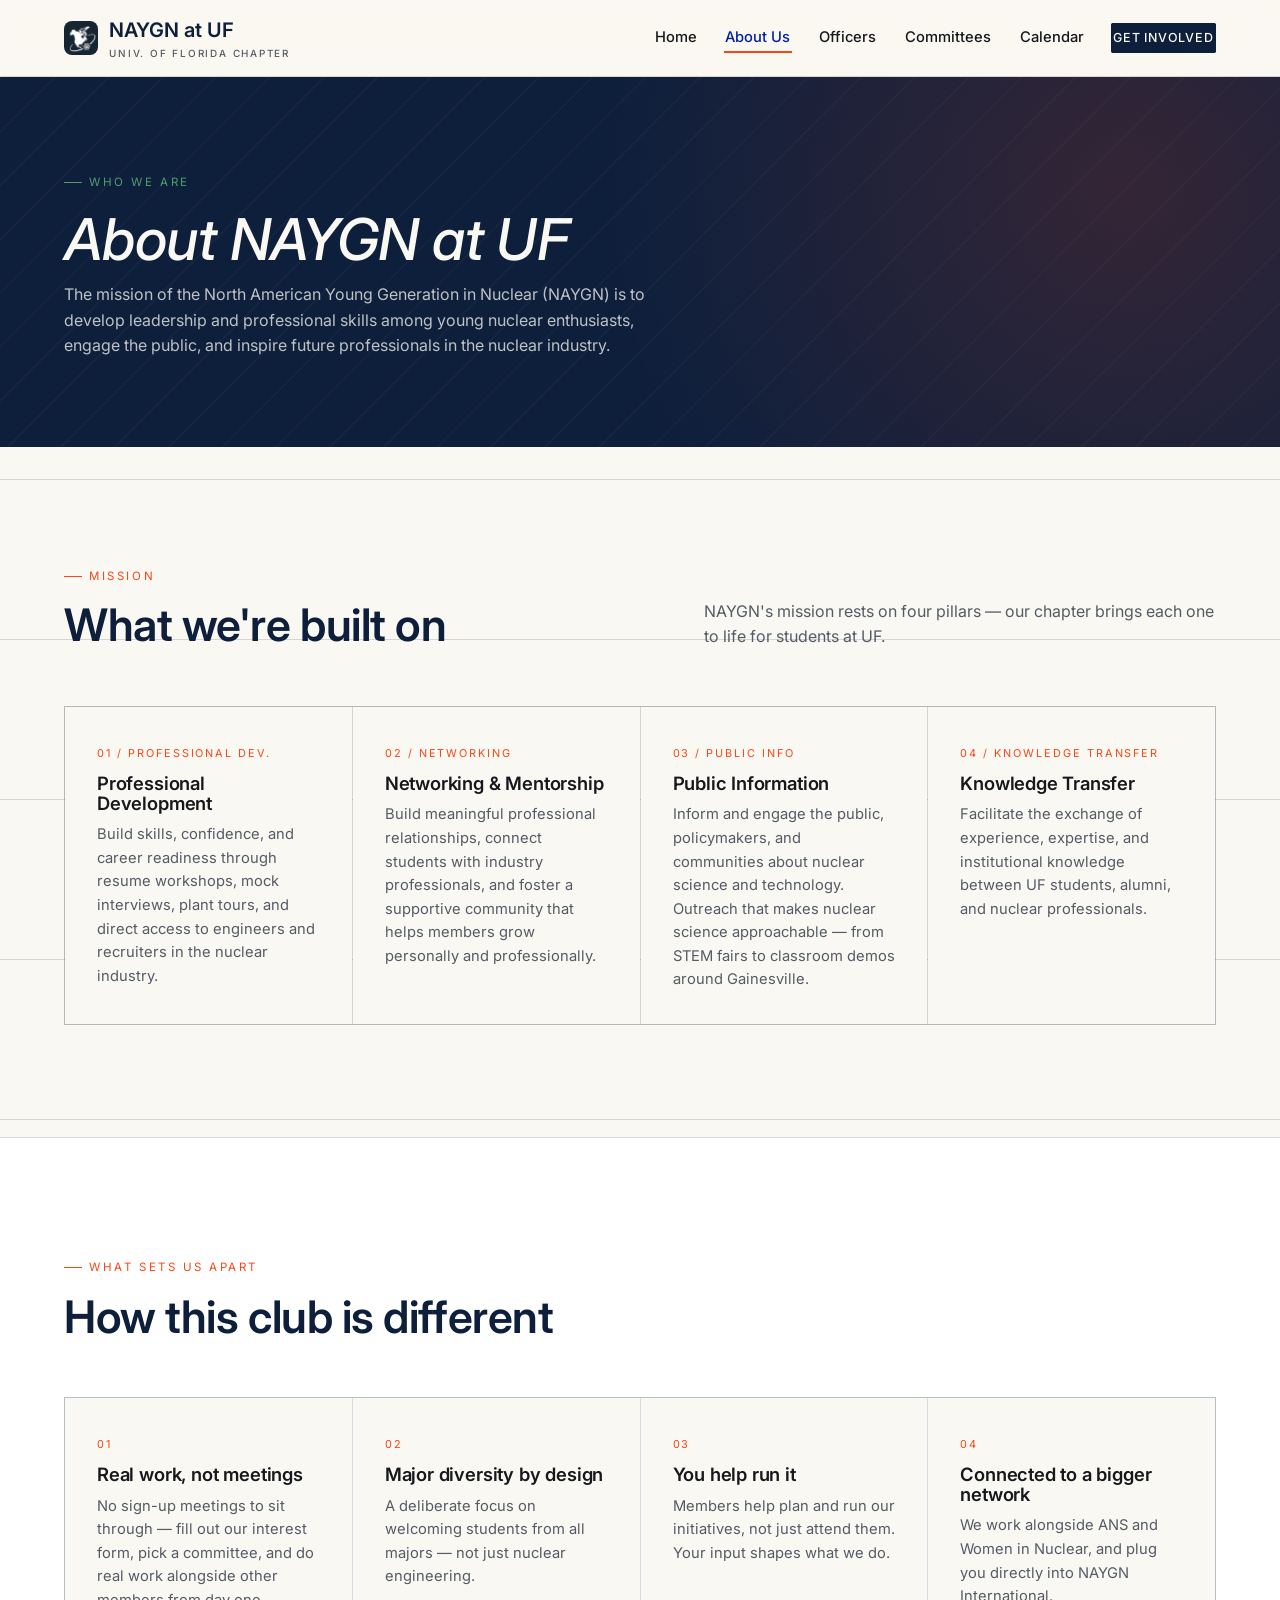
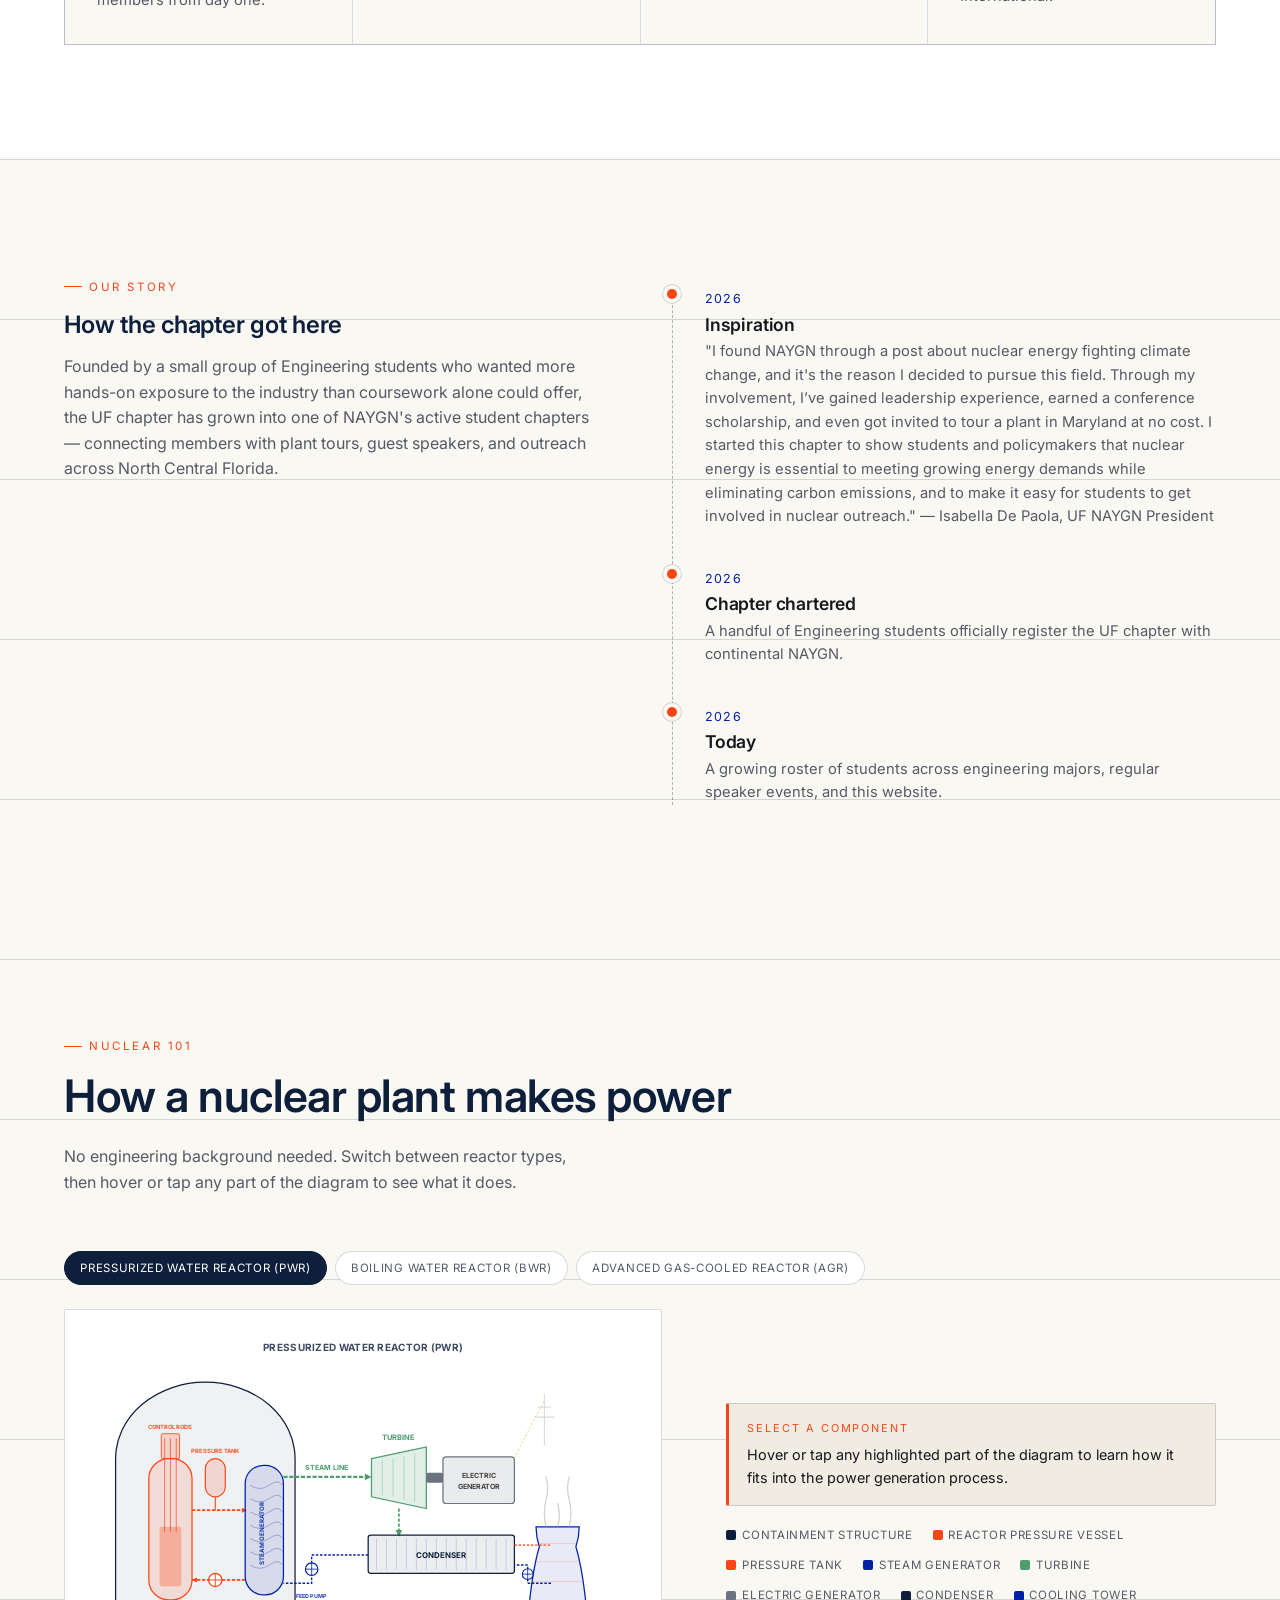
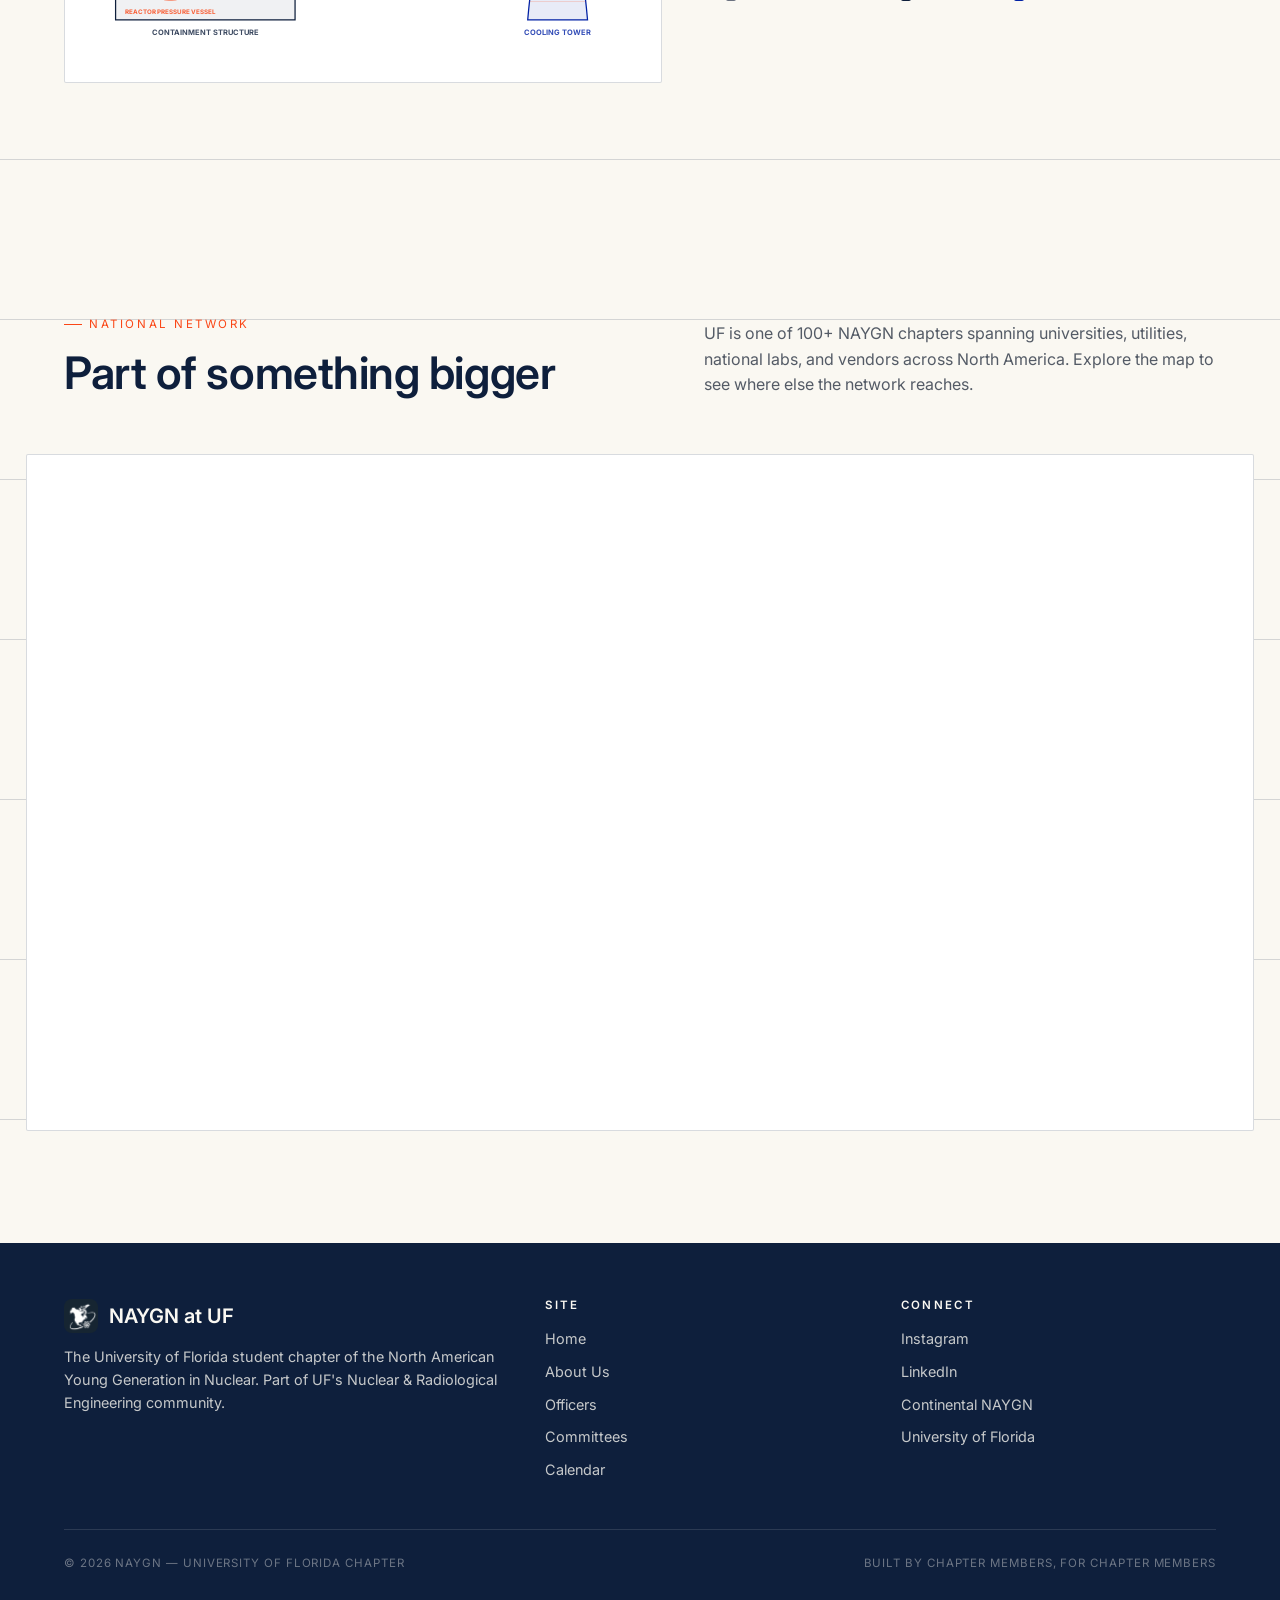
<file: about.html>
<!DOCTYPE html>
<html lang="en">
<head>
  <meta charset="UTF-8" />
  <meta name="viewport" content="width=device-width, initial-scale=1.0" />
  <title>About Us — NAYGN at UF</title>
  <meta name="description" content="Learn about the NAYGN University of Florida chapter's mission, history, and a quick primer on how a nuclear power plant works." />
  <link rel="icon" type="image/png" href="assets/img/favicon.png" />
  <link rel="stylesheet" href="css/styles.css?v=3" />
</head>
<body>

  <header class="site-header">
    <div class="container nav">
      <a href="home" class="brand">
        <img class="brand-mark" src="assets/img/logo-mark.png" alt="NAYGN logo">
        <span>
          NAYGN at UF
          <span class="brand-sub">Univ. of Florida Chapter</span>
        </span>
      </a>

      <button class="nav-toggle" aria-label="Toggle navigation" aria-expanded="false">
        <span></span><span></span><span></span>
      </button>

      <ul class="nav-links">
        <li><a href="home">Home</a></li>
        <li><a href="about" aria-current="page">About Us</a></li>
        <li><a href="officers">Officers</a></li>
        <li><a href="committees">Committees</a></li>
        <li><a href="calendar">Calendar</a></li>
        <li><a class="nav-cta" href="get-involved">Get Involved</a></li>
      </ul>
    </div>
  </header>

  <main>
    <section class="page-header">
      <div class="container">
        <span class="kicker">Who we are</span>
        <h1>About NAYGN at UF</h1>
        <p class="lede">
          The mission of the North American Young Generation in Nuclear (NAYGN)
           is to develop leadership and professional skills among young nuclear enthusiasts,
            engage the public, and inspire future professionals in the nuclear industry. 
        </p>
      </div>
    </section>

    <!-- ============ MISSION PILLARS ============ -->
    <section id="mission">
      <div class="container">
        <div class="section-head reveal">
          <div>
            <span class="kicker">Mission</span>
            <h2>What we're built on</h2>
          </div>
          <p class="lede">
            NAYGN's mission rests on four pillars — our chapter brings each one to life
            for students at UF.
          </p>
        </div>

        <div class="pillar-grid reveal">
          <div class="pillar">
            <span class="fig-label">01 / Professional Dev.</span>
            <h3>Professional Development</h3>
            <p> Build skills, confidence, and career readiness through resume workshops, mock interviews, plant tours, 
              and direct access to engineers and recruiters in the nuclear industry.</p>
          </div>
          <div class="pillar">
            <span class="fig-label">02 / Networking</span>
            <h3>Networking &amp; Mentorship</h3>
            <p>Build meaningful professional relationships, connect students with industry professionals, 
              and foster a supportive community that helps members grow personally and professionally.</p>
          </div>
          <div class="pillar">
            <span class="fig-label">03 / Public Info</span>
            <h3>Public Information</h3>
            <p>Inform and engage the public, policymakers, and communities about nuclear science and technology. 
              Outreach that makes nuclear science approachable — from STEM fairs to classroom demos around Gainesville.</p>
          </div>
          <div class="pillar">
            <span class="fig-label">04 / Knowledge Transfer</span>
            <h3>Knowledge Transfer</h3>
            <p>Facilitate the exchange of experience, expertise, and 
              institutional knowledge between UF students, alumni, and nuclear professionals.</p>
          </div>
        </div>
      </div>
    </section>

    <!-- ============ HOW THIS CLUB IS DIFFERENT ============ -->
    <section id="different" style="background:#fff; border-top:1px solid var(--line);">
      <div class="container">
        <div class="section-head reveal">
          <div>
            <span class="kicker">What sets us apart</span>
            <h2>How this club is different</h2>
          </div>
        </div>
        <div class="pillar-grid reveal" style="grid-template-columns: repeat(auto-fit, minmax(220px, 1fr));">
          <div class="pillar">
            <span class="fig-label">01</span>
            <h3>Real work, not meetings</h3>
            <p>No sign-up meetings to sit through — fill out our interest form, pick a committee, and do real work alongside other members from day one.</p>
          </div>
          <div class="pillar">
            <span class="fig-label">02</span>
            <h3>Major diversity by design</h3>
            <p>A deliberate focus on welcoming students from all majors — not just nuclear engineering.</p>
          </div>
          <div class="pillar">
            <span class="fig-label">03</span>
            <h3>You help run it</h3>
            <p>Members help plan and run our initiatives, not just attend them. Your input shapes what we do.</p>
          </div>
          <div class="pillar">
            <span class="fig-label">04</span>
            <h3>Connected to a bigger network</h3>
            <p>We work alongside ANS and Women in Nuclear, and plug you directly into NAYGN International.</p>
          </div>
        </div>
      </div>
    </section>

    <!-- ============ OUR STORY ============ -->
    <section id="story">
      <div class="container cols-2">
        <div class="reveal">
          <span class="kicker">Our Story</span>
          <h2>How the chapter got here</h2>
          <p style="margin-top:1rem; color:var(--ink-soft);">
            Founded by a small group of Engineering students who wanted
            more hands-on exposure to the industry than coursework alone could offer,
            the UF chapter has grown into one of NAYGN's active student chapters —
            connecting members with plant tours, guest speakers, and outreach across
            North Central Florida.
          </p>
        </div>

        <div class="reveal">
          <div class="timeline">
            <div class="timeline-item">
              <span class="yr">2026</span>
              <h3>Inspiration</h3>
              <p>"I found NAYGN through a post about nuclear energy fighting climate change, and it's the reason I decided to pursue this field. Through my involvement, I’ve gained leadership experience, earned a conference scholarship, and even got invited to tour a plant in Maryland at no cost. I started this chapter to show students and policymakers that nuclear energy is essential to meeting growing energy demands while eliminating carbon emissions, and to make it easy for students to get involved in nuclear outreach." 

— Isabella De Paola, UF NAYGN President </p>
            </div>
            <div class="timeline-item">
              <span class="yr">2026</span>
              <h3>Chapter chartered</h3>
              <p>A handful of Engineering students officially register the UF chapter with continental NAYGN.</p>
            </div>
            <div class="timeline-item">
              <span class="yr">2026</span>
              <h3>Today</h3>
              <p>A growing roster of students across engineering majors, regular speaker events, and this website.</p>
            </div>
          </div>
        </div>
      </div>
    </section>

    <!-- ============ NUCLEAR 101 / REACTOR DIAGRAM ============ -->
    <section id="nuclear-101">
      <div class="container">
        <div class="section-head reveal">
          <div>
            <span class="kicker">Nuclear 101</span>
            <h2>How a nuclear plant makes power</h2>
          </div>
          <p class="lede">
            No engineering background needed. Switch between reactor types, then
            hover or tap any part of the diagram to see what it does.
          </p>
        </div>

        <div class="reactor-tabs reveal">
          <button class="reactor-tab is-active" data-diagram="pwr">Pressurized Water Reactor (PWR)</button>
          <button class="reactor-tab" data-diagram="bwr">Boiling Water Reactor (BWR)</button>
          <button class="reactor-tab" data-diagram="agr">Advanced Gas-cooled Reactor (AGR)</button>
        </div>

        <div class="reactor-wrap reveal">
          <div class="reactor-diagram">
            <svg class="reactor-svg" data-diagram="pwr" viewBox="0 0 660 390" xmlns="http://www.w3.org/2000/svg" role="img" aria-label="Simplified diagram of a pressurized water reactor power plant">

              <!-- DIAGRAM TITLE -->
              <text x="330" y="20" text-anchor="middle" font-size="12" font-weight="700" fill="#0E1F3C" opacity="0.8" letter-spacing="0.03em" pointer-events="none">PRESSURIZED WATER REACTOR (PWR)</text>

              <!-- ================= CONTAINMENT ================= -->
              <path class="part" data-key="containment"
                d="M 32,344 L 32,150 A 108,92 0 0 1 248,150 L 248,344 Z"
                fill="#0E1F3C" fill-opacity="0.06" stroke="#0E1F3C" stroke-width="1.5"/>
              <text x="140" y="362" text-anchor="middle" font-size="9" font-weight="700" fill="#0E1F3C" opacity="0.8" pointer-events="none">CONTAINMENT STRUCTURE</text>

              <!-- ================= REACTOR PRESSURE VESSEL ================= -->
              <rect class="part" data-key="rpv" x="72" y="150" width="52" height="170" rx="24"
                fill="#FA4616" fill-opacity="0.13" stroke="#FA4616" stroke-width="1.5"/>
              <g pointer-events="none">
                <rect x="85" y="232" width="26" height="72" rx="3" fill="#FA4616" fill-opacity="0.30"/>
                <rect x="87" y="120" width="22" height="30" rx="2" fill="#FA4616" fill-opacity="0.18" stroke="#FA4616" stroke-width="1"/>
                <g stroke="#FA4616" stroke-width="1.3" stroke-linecap="round" opacity="0.65">
                  <line x1="91" y1="126" x2="91" y2="238"/>
                  <line x1="98" y1="126" x2="98" y2="238"/>
                  <line x1="105" y1="126" x2="105" y2="238"/>
                </g>
                <text x="98" y="114" text-anchor="middle" font-size="7" font-weight="700" fill="#FA4616" opacity="0.9">CONTROL RODS</text>
                <text x="98" y="337" text-anchor="middle" font-size="7.5" font-weight="700" fill="#FA4616" opacity="0.85">REACTOR PRESSURE VESSEL</text>
              </g>

              <!-- ================= PRESSURIZER (PRESSURE TANK) ================= -->
              <rect class="part" data-key="pressurizer" x="140" y="150" width="24" height="46" rx="12"
                fill="#FA4616" fill-opacity="0.16" stroke="#FA4616" stroke-width="1.4"/>
              <g pointer-events="none">
                <line x1="152" y1="196" x2="152" y2="212" stroke="#FA4616" stroke-width="1.3"/>
                <text x="152" y="143" text-anchor="middle" font-size="7" font-weight="700" fill="#FA4616" opacity="0.9">PRESSURE TANK</text>
              </g>

              <!-- ================= PRIMARY LOOP ================= -->
              <g pointer-events="none">
                <path d="M 124,212 H 188" stroke="#FA4616" stroke-width="2" fill="none" stroke-dasharray="4 2"/>
                <polygon points="184,209 190,212 184,215" fill="#FA4616"/>
                <path d="M 188,296 H 124" stroke="#FA4616" stroke-width="2" fill="none" stroke-dasharray="4 2"/>
                <polygon points="130,293 124,296 130,299" fill="#FA4616"/>
                <circle cx="152" cy="296" r="8" fill="#fff" stroke="#FA4616" stroke-width="1.5"/>
                <line x1="144" y1="296" x2="160" y2="296" stroke="#FA4616" stroke-width="1.1"/>
                <line x1="152" y1="288" x2="152" y2="304" stroke="#FA4616" stroke-width="1.1"/>
              </g>

              <!-- ================= STEAM GENERATOR ================= -->
              <rect class="part" data-key="generator" x="188" y="158" width="46" height="156" rx="22"
                fill="#0021A5" fill-opacity="0.11" stroke="#0021A5" stroke-width="1.5"/>
              <g stroke="#0021A5" stroke-width="1" fill="none" opacity="0.35" pointer-events="none">
                <path d="M 194,182 Q 205,190 217,182 Q 228,174 233,182"/>
                <path d="M 194,198 Q 205,206 217,198 Q 228,190 233,198"/>
                <path d="M 194,214 Q 205,222 217,214 Q 228,206 233,214"/>
                <path d="M 194,230 Q 205,238 217,230 Q 228,222 233,230"/>
                <path d="M 194,246 Q 205,254 217,246 Q 228,238 233,246"/>
                <path d="M 194,262 Q 205,270 217,262 Q 228,254 233,262"/>
                <path d="M 194,278 Q 205,286 217,278 Q 228,270 233,278"/>
              </g>
              <text x="211" y="240" text-anchor="middle" font-size="7.5" font-weight="700" fill="#0021A5" opacity="0.85" transform="rotate(-90 211 240)" pointer-events="none">STEAM GENERATOR</text>

              <!-- ================= STEAM LINE ================= -->
              <g pointer-events="none">
                <path d="M 234,172 H 336" stroke="#4F9D6E" stroke-width="2.5" fill="none" stroke-dasharray="5 2"/>
                <polygon points="332,168 340,172 332,176" fill="#4F9D6E"/>
                <text x="286" y="164" text-anchor="middle" font-size="8.5" fill="#4F9D6E" font-weight="bold">STEAM LINE</text>
              </g>

              <!-- ================= TURBINE ================= -->
              <path class="part" data-key="turbine"
                d="M 340,150 L 406,136 L 406,210 L 340,196 Z"
                fill="#4F9D6E" fill-opacity="0.16" stroke="#4F9D6E" stroke-width="1.5"/>
              <g stroke="#4F9D6E" stroke-width="1" opacity="0.4" pointer-events="none">
                <line x1="353" y1="152" x2="353" y2="194"/>
                <line x1="366" y1="150" x2="366" y2="196"/>
                <line x1="379" y1="147" x2="379" y2="199"/>
                <line x1="392" y1="144" x2="392" y2="202"/>
              </g>
              <text x="373" y="128" text-anchor="middle" font-size="9" fill="#4F9D6E" font-weight="bold" pointer-events="none">TURBINE</text>

              <!-- ================= ELECTRIC GENERATOR ================= -->
              <rect x="406" y="167" width="20" height="12" rx="2" fill="#6B7280" pointer-events="none"/>
              <rect class="part" data-key="egen" x="426" y="148" width="86" height="56" rx="4"
                fill="#6B7280" fill-opacity="0.14" stroke="#6B7280" stroke-width="1.5"/>
              <g pointer-events="none">
                <text x="469" y="173" text-anchor="middle" font-size="8.5" fill="#444" font-weight="bold">ELECTRIC</text>
                <text x="469" y="186" text-anchor="middle" font-size="8.5" fill="#444" font-weight="bold">GENERATOR</text>
              </g>
              <!-- transmission tower + spark (decorative) -->
              <g pointer-events="none" opacity="0.55">
                <g stroke="#9CA3AF" stroke-width="1" fill="none">
                  <line x1="548" y1="72" x2="548" y2="134"/>
                  <line x1="540" y1="88" x2="556" y2="88"/>
                  <line x1="536" y1="100" x2="560" y2="100"/>
                </g>
                <path d="M 512,150 C 524,124 540,96 548,80" stroke="#E6B217" stroke-width="1.1" fill="none" stroke-dasharray="3 2"/>
              </g>

              <!-- ================= CONDENSER ================= -->
              <path d="M 373,210 V 240" stroke="#4F9D6E" stroke-width="2" fill="none" stroke-dasharray="4 2" pointer-events="none"/>
              <polygon points="369,236 373,244 377,236" fill="#4F9D6E" pointer-events="none"/>
              <rect class="part" data-key="condenser" x="336" y="242" width="176" height="46" rx="3"
                fill="#0E1F3C" fill-opacity="0.08" stroke="#0E1F3C" stroke-width="1.5"/>
              <g stroke="#0021A5" stroke-width="0.7" opacity="0.28" pointer-events="none">
                <line x1="346" y1="246" x2="346" y2="284"/>
                <line x1="358" y1="246" x2="358" y2="284"/>
                <line x1="370" y1="246" x2="370" y2="284"/>
                <line x1="382" y1="246" x2="382" y2="284"/>
                <line x1="394" y1="246" x2="394" y2="284"/>
                <line x1="406" y1="246" x2="406" y2="284"/>
                <line x1="418" y1="246" x2="418" y2="284"/>
                <line x1="430" y1="246" x2="430" y2="284"/>
                <line x1="442" y1="246" x2="442" y2="284"/>
                <line x1="454" y1="246" x2="454" y2="284"/>
                <line x1="466" y1="246" x2="466" y2="284"/>
                <line x1="478" y1="246" x2="478" y2="284"/>
                <line x1="490" y1="246" x2="490" y2="284"/>
                <line x1="502" y1="246" x2="502" y2="284"/>
              </g>
              <text x="424" y="269" text-anchor="middle" font-size="9.5" fill="#0E1F3C" font-weight="bold" pointer-events="none">CONDENSER</text>
              <!-- feedwater return: condenser -> steam generator -->
              <g pointer-events="none">
                <path d="M 336,266 H 268 V 300 H 234" stroke="#0021A5" stroke-width="1.6" fill="none" stroke-dasharray="3 2"/>
                <circle cx="268" cy="283" r="7.5" fill="#fff" stroke="#0021A5" stroke-width="1.4"/>
                <line x1="260.5" y1="283" x2="275.5" y2="283" stroke="#0021A5" stroke-width="1"/>
                <line x1="268" y1="275.5" x2="268" y2="290.5" stroke="#0021A5" stroke-width="1"/>
                <text x="268" y="318" text-anchor="middle" font-size="6.5" font-weight="700" fill="#0021A5" opacity="0.85">FEED PUMP</text>
              </g>

              <!-- ================= COOLING TOWER ================= -->
              <path class="part" data-key="cooling"
                d="M 528,344 Q 533,286 542,256 Q 538,244 538,232 L 590,232 Q 590,244 586,256 Q 595,286 600,344 Z"
                fill="#0021A5" fill-opacity="0.09" stroke="#0021A5" stroke-width="1.5"/>
              <clipPath id="pwr-tc">
                <path d="M 528,344 Q 533,286 542,256 Q 538,244 538,232 L 590,232 Q 590,244 586,256 Q 595,286 600,344 Z"/>
              </clipPath>
              <g stroke="#FA4616" stroke-width="0.8" opacity="0.28" clip-path="url(#pwr-tc)" pointer-events="none">
                <line x1="526" y1="252" x2="602" y2="252"/>
                <line x1="526" y1="274" x2="602" y2="274"/>
                <line x1="526" y1="298" x2="602" y2="298"/>
                <line x1="526" y1="322" x2="602" y2="322"/>
              </g>
              <g stroke="#9CA3AF" stroke-width="1.5" fill="none" opacity="0.5" stroke-linecap="round" pointer-events="none">
                <path d="M 550,232 Q 546,215 550,200 Q 554,185 550,172"/>
                <path d="M 564,232 Q 568,217 564,204"/>
                <path d="M 578,232 Q 582,215 578,200 Q 574,185 578,172"/>
              </g>
              <text x="564" y="362" text-anchor="middle" font-size="9" font-weight="700" fill="#0021A5" opacity="0.8" pointer-events="none">COOLING TOWER</text>
              <!-- cooling-water circuit condenser <-> tower -->
              <g pointer-events="none">
                <path d="M 512,254 H 556" stroke="#FA4616" stroke-width="1.6" fill="none" stroke-dasharray="3 2"/>
                <path d="M 556,300 H 528 V 278 H 512" stroke="#0021A5" stroke-width="1.6" fill="none" stroke-dasharray="3 2"/>
                <circle cx="528" cy="289" r="6.5" fill="#fff" stroke="#0021A5" stroke-width="1.3"/>
                <line x1="521.5" y1="289" x2="534.5" y2="289" stroke="#0021A5" stroke-width="1"/>
                <line x1="528" y1="282.5" x2="528" y2="295.5" stroke="#0021A5" stroke-width="1"/>
              </g>

            </svg>

            <svg class="reactor-svg is-hidden" data-diagram="bwr" viewBox="0 0 660 390" xmlns="http://www.w3.org/2000/svg" role="img" aria-label="Simplified diagram of a boiling water reactor power plant">

              <!-- DIAGRAM TITLE -->
              <text x="330" y="20" text-anchor="middle" font-size="12" font-weight="700" fill="#0E1F3C" opacity="0.8" letter-spacing="0.03em" pointer-events="none">BOILING WATER REACTOR (BWR)</text>

              <!-- ================= CONTAINMENT ================= -->
              <path class="part" data-key="containment"
                d="M 32,344 L 32,150 A 108,92 0 0 1 248,150 L 248,344 Z"
                fill="#0E1F3C" fill-opacity="0.06" stroke="#0E1F3C" stroke-width="1.5"/>
              <text x="140" y="362" text-anchor="middle" font-size="9" font-weight="700" fill="#0E1F3C" opacity="0.8" pointer-events="none">CONTAINMENT STRUCTURE</text>

              <!-- ================= REACTOR PRESSURE VESSEL (single loop — water boils inside) ================= -->
              <text x="140" y="116" text-anchor="middle" font-size="7.5" font-weight="700" fill="#FA4616" opacity="0.85" pointer-events="none">REACTOR PRESSURE VESSEL</text>
              <!-- decorative outline only — the clickable regions below are split so they never overlap -->
              <rect x="90" y="126" width="100" height="184" rx="34"
                fill="none" stroke="#FA4616" stroke-width="1.5" pointer-events="none"/>

              <!-- Steam separator / dryer zone (BWR-specific — no equivalent in a PWR) -->
              <path class="part" data-key="separator"
                d="M 98,220 V 158 A 8,8 0 0 1 106,150 H 174 A 8,8 0 0 1 182,158 V 220 Z"
                fill="#0021A5" fill-opacity="0.10" stroke="#0021A5" stroke-width="1.2" stroke-dasharray="2 2"/>
              <g stroke="#0021A5" stroke-width="1" fill="none" opacity="0.35" pointer-events="none">
                <path d="M 104,166 Q 116,158 128,166 Q 140,174 152,166 Q 164,158 176,166"/>
                <path d="M 104,182 Q 116,174 128,182 Q 140,190 152,182 Q 164,174 176,182"/>
                <path d="M 104,198 Q 116,190 128,198 Q 140,206 152,198 Q 164,190 176,198"/>
              </g>
              <text x="140" y="213" text-anchor="middle" font-size="6" font-weight="700" fill="#0021A5" opacity="0.75" pointer-events="none">STEAM SEPARATOR / DRYER</text>

              <!-- Water pool + fuel bundle (this is the "bwr-rpv" hit region — sits below the separator, never overlapping it) -->
              <rect class="part" data-key="bwr-rpv" x="98" y="222" width="84" height="88" rx="4"
                fill="#0021A5" fill-opacity="0.10"/>
              <rect x="118" y="230" width="44" height="64" rx="3" fill="#FA4616" fill-opacity="0.30" pointer-events="none"/>
              <g stroke="#FA4616" stroke-width="2" opacity="0.6" pointer-events="none">
                <line x1="126" y1="234" x2="126" y2="290"/>
                <line x1="135" y1="234" x2="135" y2="290"/>
                <line x1="145" y1="234" x2="145" y2="290"/>
                <line x1="154" y1="234" x2="154" y2="290"/>
              </g>

              <!-- Control rods — bottom-entry, unlike a PWR's top-mounted rods -->
              <g class="part" data-key="rods">
                <rect x="118" y="310" width="44" height="16" rx="3" fill="#FA4616" fill-opacity="0.20" stroke="#FA4616" stroke-width="1.2"/>
                <g stroke="#FA4616" stroke-width="1.6" stroke-linecap="round" opacity="0.7">
                  <line x1="130" y1="310" x2="130" y2="288"/>
                  <line x1="140" y1="310" x2="140" y2="288"/>
                  <line x1="150" y1="310" x2="150" y2="288"/>
                </g>
              </g>
              <text x="140" y="337" text-anchor="middle" font-size="7" font-weight="700" fill="#FA4616" opacity="0.9" pointer-events="none">CONTROL RODS (BOTTOM-ENTRY)</text>

              <!-- ================= STEAM LINE — straight from RPV to turbine, no steam generator ================= -->
              <g pointer-events="none">
                <path d="M 190,146 H 262 V 172 H 336" stroke="#4F9D6E" stroke-width="2.5" fill="none" stroke-dasharray="5 2"/>
                <polygon points="332,168 340,172 332,176" fill="#4F9D6E"/>
                <text x="262" y="138" text-anchor="middle" font-size="8.5" fill="#4F9D6E" font-weight="bold">STEAM LINE</text>
              </g>

              <!-- ================= TURBINE ================= -->
              <path class="part" data-key="turbine"
                d="M 340,150 L 406,136 L 406,210 L 340,196 Z"
                fill="#4F9D6E" fill-opacity="0.16" stroke="#4F9D6E" stroke-width="1.5"/>
              <g stroke="#4F9D6E" stroke-width="1" opacity="0.4" pointer-events="none">
                <line x1="353" y1="152" x2="353" y2="194"/>
                <line x1="366" y1="150" x2="366" y2="196"/>
                <line x1="379" y1="147" x2="379" y2="199"/>
                <line x1="392" y1="144" x2="392" y2="202"/>
              </g>
              <text x="373" y="128" text-anchor="middle" font-size="9" fill="#4F9D6E" font-weight="bold" pointer-events="none">TURBINE</text>

              <!-- ================= ELECTRIC GENERATOR ================= -->
              <rect x="406" y="167" width="20" height="12" rx="2" fill="#6B7280" pointer-events="none"/>
              <rect class="part" data-key="egen" x="426" y="148" width="86" height="56" rx="4"
                fill="#6B7280" fill-opacity="0.14" stroke="#6B7280" stroke-width="1.5"/>
              <g pointer-events="none">
                <text x="469" y="173" text-anchor="middle" font-size="8.5" fill="#444" font-weight="bold">ELECTRIC</text>
                <text x="469" y="186" text-anchor="middle" font-size="8.5" fill="#444" font-weight="bold">GENERATOR</text>
              </g>
              <!-- transmission tower + spark (decorative) -->
              <g pointer-events="none" opacity="0.55">
                <g stroke="#9CA3AF" stroke-width="1" fill="none">
                  <line x1="548" y1="72" x2="548" y2="134"/>
                  <line x1="540" y1="88" x2="556" y2="88"/>
                  <line x1="536" y1="100" x2="560" y2="100"/>
                </g>
                <path d="M 512,150 C 524,124 540,96 548,80" stroke="#E6B217" stroke-width="1.1" fill="none" stroke-dasharray="3 2"/>
              </g>

              <!-- ================= CONDENSER ================= -->
              <path d="M 373,210 V 240" stroke="#4F9D6E" stroke-width="2" fill="none" stroke-dasharray="4 2" pointer-events="none"/>
              <polygon points="369,236 373,244 377,236" fill="#4F9D6E" pointer-events="none"/>
              <rect class="part" data-key="condenser" x="336" y="242" width="176" height="46" rx="3"
                fill="#0E1F3C" fill-opacity="0.08" stroke="#0E1F3C" stroke-width="1.5"/>
              <g stroke="#0021A5" stroke-width="0.7" opacity="0.28" pointer-events="none">
                <line x1="346" y1="246" x2="346" y2="284"/>
                <line x1="358" y1="246" x2="358" y2="284"/>
                <line x1="370" y1="246" x2="370" y2="284"/>
                <line x1="382" y1="246" x2="382" y2="284"/>
                <line x1="394" y1="246" x2="394" y2="284"/>
                <line x1="406" y1="246" x2="406" y2="284"/>
                <line x1="418" y1="246" x2="418" y2="284"/>
                <line x1="430" y1="246" x2="430" y2="284"/>
                <line x1="442" y1="246" x2="442" y2="284"/>
                <line x1="454" y1="246" x2="454" y2="284"/>
                <line x1="466" y1="246" x2="466" y2="284"/>
                <line x1="478" y1="246" x2="478" y2="284"/>
                <line x1="490" y1="246" x2="490" y2="284"/>
                <line x1="502" y1="246" x2="502" y2="284"/>
              </g>
              <text x="424" y="269" text-anchor="middle" font-size="9.5" fill="#0E1F3C" font-weight="bold" pointer-events="none">CONDENSER</text>
              <!-- feedwater return: condenser -> straight back into the reactor vessel -->
              <g pointer-events="none">
                <path d="M 336,266 H 268 V 300 H 190" stroke="#0021A5" stroke-width="1.6" fill="none" stroke-dasharray="3 2"/>
                <circle cx="268" cy="283" r="7.5" fill="#fff" stroke="#0021A5" stroke-width="1.4"/>
                <line x1="260.5" y1="283" x2="275.5" y2="283" stroke="#0021A5" stroke-width="1"/>
                <line x1="268" y1="275.5" x2="268" y2="290.5" stroke="#0021A5" stroke-width="1"/>
                <text x="268" y="318" text-anchor="middle" font-size="6.5" font-weight="700" fill="#0021A5" opacity="0.85">FEED PUMP</text>
              </g>

              <!-- ================= COOLING TOWER ================= -->
              <path class="part" data-key="cooling"
                d="M 528,344 Q 533,286 542,256 Q 538,244 538,232 L 590,232 Q 590,244 586,256 Q 595,286 600,344 Z"
                fill="#0021A5" fill-opacity="0.09" stroke="#0021A5" stroke-width="1.5"/>
              <clipPath id="bwr-tc">
                <path d="M 528,344 Q 533,286 542,256 Q 538,244 538,232 L 590,232 Q 590,244 586,256 Q 595,286 600,344 Z"/>
              </clipPath>
              <g stroke="#FA4616" stroke-width="0.8" opacity="0.28" clip-path="url(#bwr-tc)" pointer-events="none">
                <line x1="526" y1="252" x2="602" y2="252"/>
                <line x1="526" y1="274" x2="602" y2="274"/>
                <line x1="526" y1="298" x2="602" y2="298"/>
                <line x1="526" y1="322" x2="602" y2="322"/>
              </g>
              <g stroke="#9CA3AF" stroke-width="1.5" fill="none" opacity="0.5" stroke-linecap="round" pointer-events="none">
                <path d="M 550,232 Q 546,215 550,200 Q 554,185 550,172"/>
                <path d="M 564,232 Q 568,217 564,204"/>
                <path d="M 578,232 Q 582,215 578,200 Q 574,185 578,172"/>
              </g>
              <text x="564" y="362" text-anchor="middle" font-size="9" font-weight="700" fill="#0021A5" opacity="0.8" pointer-events="none">COOLING TOWER</text>
              <!-- cooling-water circuit condenser <-> tower -->
              <g pointer-events="none">
                <path d="M 512,254 H 556" stroke="#FA4616" stroke-width="1.6" fill="none" stroke-dasharray="3 2"/>
                <path d="M 556,300 H 528 V 278 H 512" stroke="#0021A5" stroke-width="1.6" fill="none" stroke-dasharray="3 2"/>
                <circle cx="528" cy="289" r="6.5" fill="#fff" stroke="#0021A5" stroke-width="1.3"/>
                <line x1="521.5" y1="289" x2="534.5" y2="289" stroke="#0021A5" stroke-width="1"/>
                <line x1="528" y1="282.5" x2="528" y2="295.5" stroke="#0021A5" stroke-width="1"/>
              </g>

            </svg>

            <svg class="reactor-svg is-hidden" data-diagram="agr" viewBox="-70 0 810 390" xmlns="http://www.w3.org/2000/svg" role="img" aria-label="Simplified diagram of an advanced gas-cooled reactor (AGR) power plant">

              <!-- DIAGRAM TITLE -->
              <text x="330" y="20" text-anchor="middle" font-size="12" font-weight="700" fill="#0E1F3C" opacity="0.8" letter-spacing="0.03em" pointer-events="none">ADVANCED GAS-COOLED REACTOR (AGR)</text>

              <!-- ================= PRESTRESSED CONCRETE PRESSURE VESSEL ================= -->
              <!-- Steel-lined; retains coolant pressure AND provides biological shielding — core + boiler both sit inside it -->
              <rect class="part" data-key="vessel" x="90" y="78" width="282" height="272" rx="12"
                fill="#6B7280" fill-opacity="0.13" stroke="#6B7280" stroke-width="1.8"/>
              <!-- Concrete cross-hatch (decorative) -->
              <g stroke="#6B7280" stroke-width="1" opacity="0.35" pointer-events="none">
                <line x1="96" y1="90" x2="106" y2="80"/>
                <line x1="96" y1="106" x2="112" y2="90"/>
                <line x1="96" y1="122" x2="106" y2="112"/>
                <line x1="356" y1="90" x2="366" y2="80"/>
                <line x1="350" y1="106" x2="366" y2="90"/>
                <line x1="356" y1="122" x2="366" y2="112"/>
                <line x1="96" y1="330" x2="106" y2="340"/>
                <line x1="96" y1="314" x2="112" y2="330"/>
                <line x1="356" y1="330" x2="366" y2="340"/>
                <line x1="350" y1="314" x2="366" y2="330"/>
              </g>
              <!-- Steel liner (decorative inner boundary) -->
              <rect x="102" y="90" width="258" height="248" rx="8"
                fill="none" stroke="#0021A5" stroke-width="1.1" opacity="0.45" pointer-events="none"/>

              <!-- ================= CONTROL RODS ================= -->
              <rect class="part" data-key="rods" x="124" y="98" width="70" height="64" rx="3"
                fill="#4F9D6E" fill-opacity="0.10" stroke="#4F9D6E" stroke-width="0"/>
              <g pointer-events="none">
                <g fill="#4F9D6E" opacity="0.7">
                  <rect x="129" y="98" width="8" height="9" rx="1"/>
                  <rect x="141" y="98" width="8" height="9" rx="1"/>
                  <rect x="153" y="98" width="8" height="9" rx="1"/>
                  <rect x="165" y="98" width="8" height="9" rx="1"/>
                  <rect x="177" y="98" width="8" height="9" rx="1"/>
                </g>
                <g stroke="#4F9D6E" stroke-width="1.6" opacity="0.6" stroke-linecap="round">
                  <line x1="133" y1="107" x2="133" y2="230"/>
                  <line x1="145" y1="107" x2="145" y2="230"/>
                  <line x1="157" y1="107" x2="157" y2="230"/>
                  <line x1="169" y1="107" x2="169" y2="230"/>
                  <line x1="181" y1="107" x2="181" y2="230"/>
                </g>
              </g>

              <!-- ================= GRAPHITE MODERATOR ================= -->
              <rect class="part" data-key="moderator" x="118" y="160" width="82" height="108" rx="4"
                fill="#0E1F3C" fill-opacity="0.22" stroke="#0E1F3C" stroke-width="1.2"/>

              <!-- ================= FUEL ASSEMBLIES ================= -->
              <rect class="part" data-key="fuel" x="126" y="168" width="66" height="92" rx="2"
                fill="#FA4616" fill-opacity="0.28" stroke="#FA4616" stroke-width="1"/>
              <g stroke="#FA4616" stroke-width="2.2" opacity="0.6" pointer-events="none">
                <line x1="133" y1="172" x2="133" y2="256"/>
                <line x1="144" y1="172" x2="144" y2="256"/>
                <line x1="155" y1="172" x2="155" y2="256"/>
                <line x1="166" y1="172" x2="166" y2="256"/>
                <line x1="177" y1="172" x2="177" y2="256"/>
              </g>
              <text x="159" y="286" text-anchor="middle" font-size="6.5" fill="#0E1F3C" opacity="0.6" pointer-events="none">CORE</text>

              <!-- ================= STEAM GENERATOR (BOILER UNIT) — inside the vessel, beside the core ================= -->
              <rect class="part" data-key="generator" x="234" y="118" width="60" height="210" rx="26"
                fill="#0021A5" fill-opacity="0.11" stroke="#0021A5" stroke-width="1.5"/>
              <path d="M 244,146 H 278 Q 286,146 286,158 Q 286,170 278,170 H 250 Q 242,170 242,182 Q 242,194 250,194 H 278 Q 286,194 286,206 Q 286,218 278,218 H 250 Q 242,218 242,230 Q 242,242 250,242 H 278 Q 286,242 286,254 Q 286,266 278,266 H 250 Q 242,266 242,278 Q 242,290 250,290 H 282"
                fill="none" stroke="#0021A5" stroke-width="1.3" opacity="0.4" pointer-events="none"/>
              <text x="264" y="223" text-anchor="middle" font-size="7.5" font-weight="700" fill="#0021A5" opacity="0.85" transform="rotate(-90 264 223)" pointer-events="none">BOILER UNIT (STEAM GENERATOR)</text>

              <!-- ================= GAS FLOW: core top -> boiler top (hot duct) ================= -->
              <g class="part" data-key="coolant">
                <path d="M 159,160 V 134 H 234" stroke="#B4884D" stroke-width="5" fill="none" opacity="0.5"/>
              </g>
              <polygon points="226,130 236,134 226,138" fill="#B4884D" opacity="0.8" pointer-events="none"/>
              <text x="196" y="126" text-anchor="middle" font-size="7.5" fill="#8A6A34" font-weight="bold" pointer-events="none">CO&#8322; GAS</text>

              <!-- ================= GAS CIRCULATOR — inside the vessel, below the boiler ================= -->
              <path d="M 234,304 H 214" stroke="#B4884D" stroke-width="5" fill="none" opacity="0.5" pointer-events="none"/>
              <path d="M 176,304 H 159 V 268" stroke="#B4884D" stroke-width="5" fill="none" opacity="0.5" pointer-events="none"/>
              <polygon points="163,272 159,262 155,272" fill="#B4884D" opacity="0.8" pointer-events="none"/>
              <circle class="part" data-key="circulator" cx="195" cy="304" r="12"
                fill="#0021A5" fill-opacity="0.16" stroke="#0021A5" stroke-width="1.5"/>
              <g pointer-events="none" stroke="#0021A5" stroke-width="1.2" opacity="0.65" fill="none" stroke-linecap="round">
                <path d="M 195,304 Q 189,296 195,294 Q 201,296 195,304"/>
                <path d="M 195,304 Q 203,300 202,306 Q 199,311 195,304"/>
                <path d="M 195,304 Q 191,312 187,308 Q 188,301 195,304"/>
              </g>
              <text x="195" y="327" text-anchor="middle" font-size="7.5" font-weight="700" fill="#0021A5" opacity="0.9" pointer-events="none">GAS CIRCULATOR</text>

              <!-- ================= LEADER LABELS ================= -->
              <g pointer-events="none" font-size="9" font-weight="700" fill="#0E1F3C">
                <g stroke="#FA4616" stroke-width="1" opacity="0.7">
                  <line x1="56" y1="110" x2="124" y2="110"/>
                  <line x1="56" y1="204" x2="126" y2="204"/>
                  <line x1="56" y1="252" x2="118" y2="252"/>
                  <line x1="56" y1="309" x2="102" y2="314"/>
                </g>
                <g fill="#FA4616">
                  <circle cx="124" cy="110" r="2"/>
                  <circle cx="126" cy="204" r="2"/>
                  <circle cx="118" cy="252" r="2"/>
                  <circle cx="102" cy="314" r="2"/>
                </g>
                <text x="52" y="113" text-anchor="end">Control rods</text>
                <text x="52" y="207" text-anchor="end">Fuel assemblies</text>
                <text x="52" y="255" text-anchor="end">Graphite moderator</text>
                <text x="52" y="304" text-anchor="end">Concrete pressure</text>
                <text x="52" y="315" text-anchor="end">vessel (steel-lined)</text>
              </g>

              <!-- ================= STEAM LINE (exits through vessel wall) ================= -->
              <g pointer-events="none">
                <path d="M 294,150 H 452" stroke="#4F9D6E" stroke-width="2.5" fill="none" stroke-dasharray="5 2"/>
                <polygon points="448,146 456,150 448,154" fill="#4F9D6E"/>
                <text x="400" y="142" text-anchor="middle" font-size="8" fill="#4F9D6E" font-weight="bold">STEAM</text>
              </g>

              <!-- ================= STEAM TURBINE ================= -->
              <path class="part" data-key="turbine"
                d="M 456,150 L 522,138 L 522,208 L 456,194 Z"
                fill="#4F9D6E" fill-opacity="0.16" stroke="#4F9D6E" stroke-width="1.5"/>
              <g stroke="#4F9D6E" stroke-width="1" opacity="0.4" pointer-events="none">
                <line x1="469" y1="151" x2="469" y2="192"/>
                <line x1="482" y1="149" x2="482" y2="194"/>
                <line x1="495" y1="146" x2="495" y2="197"/>
                <line x1="508" y1="143" x2="508" y2="200"/>
              </g>
              <text x="489" y="130" text-anchor="middle" font-size="9" fill="#4F9D6E" font-weight="bold" pointer-events="none">STEAM TURBINE</text>

              <!-- ================= ELECTRIC GENERATOR ================= -->
              <rect x="522" y="166" width="16" height="12" rx="2" fill="#6B7280" pointer-events="none"/>
              <rect class="part" data-key="egen" x="538" y="148" width="76" height="54" rx="4"
                fill="#6B7280" fill-opacity="0.14" stroke="#6B7280" stroke-width="1.5"/>
              <g pointer-events="none">
                <text x="576" y="172" text-anchor="middle" font-size="8" fill="#444" font-weight="bold">ELECTRIC</text>
                <text x="576" y="184" text-anchor="middle" font-size="8" fill="#444" font-weight="bold">GENERATOR</text>
              </g>
              <g pointer-events="none" opacity="0.55">
                <g stroke="#9CA3AF" stroke-width="1" fill="none">
                  <line x1="634" y1="86" x2="634" y2="148"/>
                  <line x1="626" y1="102" x2="642" y2="102"/>
                  <line x1="622" y1="114" x2="646" y2="114"/>
                </g>
                <path d="M 614,150 C 626,124 632,108 634,94" stroke="#E6B217" stroke-width="1.1" fill="none" stroke-dasharray="3 2"/>
              </g>

              <!-- ================= CONDENSER ================= -->
              <path d="M 489,208 V 240" stroke="#4F9D6E" stroke-width="2" fill="none" stroke-dasharray="4 2" pointer-events="none"/>
              <polygon points="485,236 489,244 493,236" fill="#4F9D6E" pointer-events="none"/>
              <rect class="part" data-key="condenser" x="436" y="242" width="172" height="46" rx="3"
                fill="#0E1F3C" fill-opacity="0.08" stroke="#0E1F3C" stroke-width="1.5"/>
              <g stroke="#0021A5" stroke-width="0.7" opacity="0.28" pointer-events="none">
                <line x1="446" y1="246" x2="446" y2="284"/>
                <line x1="458" y1="246" x2="458" y2="284"/>
                <line x1="470" y1="246" x2="470" y2="284"/>
                <line x1="482" y1="246" x2="482" y2="284"/>
                <line x1="494" y1="246" x2="494" y2="284"/>
                <line x1="506" y1="246" x2="506" y2="284"/>
                <line x1="518" y1="246" x2="518" y2="284"/>
                <line x1="530" y1="246" x2="530" y2="284"/>
                <line x1="542" y1="246" x2="542" y2="284"/>
                <line x1="554" y1="246" x2="554" y2="284"/>
                <line x1="566" y1="246" x2="566" y2="284"/>
                <line x1="578" y1="246" x2="578" y2="284"/>
                <line x1="590" y1="246" x2="590" y2="284"/>
                <line x1="600" y1="246" x2="600" y2="284"/>
              </g>
              <text x="522" y="269" text-anchor="middle" font-size="9.5" fill="#0E1F3C" font-weight="bold" pointer-events="none">CONDENSER</text>
              <!-- feedwater return: condenser -> boiler (re-enters through vessel wall) -->
              <g pointer-events="none">
                <path d="M 436,266 H 406 V 306 H 294" stroke="#0021A5" stroke-width="1.6" fill="none" stroke-dasharray="3 2"/>
                <circle cx="406" cy="286" r="7.5" fill="#fff" stroke="#0021A5" stroke-width="1.4"/>
                <line x1="398.5" y1="286" x2="413.5" y2="286" stroke="#0021A5" stroke-width="1"/>
                <line x1="406" y1="278.5" x2="406" y2="293.5" stroke="#0021A5" stroke-width="1"/>
                <text x="406" y="318" text-anchor="middle" font-size="6.5" font-weight="700" fill="#0021A5" opacity="0.85">FEED PUMP</text>
              </g>
              <!-- ================= COOLING TOWER ================= -->
              <path class="part" data-key="cooling"
                d="M 650,344 Q 655,286 664,256 Q 660,244 660,232 L 712,232 Q 712,244 708,256 Q 717,286 722,344 Z"
                fill="#0021A5" fill-opacity="0.09" stroke="#0021A5" stroke-width="1.5"/>
              <clipPath id="agr-tc">
                <path d="M 650,344 Q 655,286 664,256 Q 660,244 660,232 L 712,232 Q 712,244 708,256 Q 717,286 722,344 Z"/>
              </clipPath>
              <g stroke="#FA4616" stroke-width="0.8" opacity="0.28" clip-path="url(#agr-tc)" pointer-events="none">
                <line x1="648" y1="252" x2="724" y2="252"/>
                <line x1="648" y1="274" x2="724" y2="274"/>
                <line x1="648" y1="298" x2="724" y2="298"/>
                <line x1="648" y1="322" x2="724" y2="322"/>
              </g>
              <g stroke="#9CA3AF" stroke-width="1.5" fill="none" opacity="0.5" stroke-linecap="round" pointer-events="none">
                <path d="M 672,232 Q 668,215 672,200 Q 676,185 672,172"/>
                <path d="M 686,232 Q 690,217 686,204"/>
                <path d="M 700,232 Q 704,215 700,200 Q 696,185 700,172"/>
              </g>
              <text x="686" y="362" text-anchor="middle" font-size="9" font-weight="700" fill="#0021A5" opacity="0.8" pointer-events="none">COOLING TOWER</text>

              <!-- cooling-water circuit: condenser <-> tower -->
              <g pointer-events="none">
                <path d="M 608,254 H 650" stroke="#FA4616" stroke-width="1.6" fill="none" stroke-dasharray="3 2"/>
                <path d="M 650,300 H 628 V 278 H 608" stroke="#0021A5" stroke-width="1.6" fill="none" stroke-dasharray="3 2"/>
                <circle cx="628" cy="289" r="6.5" fill="#fff" stroke="#0021A5" stroke-width="1.3"/>
                <line x1="621.5" y1="289" x2="634.5" y2="289" stroke="#0021A5" stroke-width="1"/>
                <line x1="628" y1="282.5" x2="628" y2="295.5" stroke="#0021A5" stroke-width="1"/>
              </g>

            </svg>
          </div>

          <div>
            <div class="reactor-tooltip" id="reactor-tooltip">
              <span class="fig-label">Select a component</span>
              <span>Hover or tap any highlighted part of the diagram to learn how it fits into the power generation process.</span>
            </div>
            <ul class="reactor-key" data-diagram="pwr">
              <li data-key="containment"><span class="swatch" style="background:#0E1F3C;"></span> Containment Structure</li>
              <li data-key="rpv"><span class="swatch" style="background:#FA4616;"></span> Reactor Pressure Vessel</li>
              <li data-key="pressurizer"><span class="swatch" style="background:#FA4616;"></span> Pressure Tank</li>
              <li data-key="generator"><span class="swatch" style="background:#0021A5;"></span> Steam Generator</li>
              <li data-key="turbine"><span class="swatch" style="background:#4F9D6E;"></span> Turbine</li>
              <li data-key="egen"><span class="swatch" style="background:#6B7280;"></span> Electric Generator</li>
              <li data-key="condenser"><span class="swatch" style="background:#0E1F3C;"></span> Condenser</li>
              <li data-key="cooling"><span class="swatch" style="background:#0021A5;"></span> Cooling Tower</li>
            </ul>
            <ul class="reactor-key is-hidden" data-diagram="bwr">
              <li data-key="containment"><span class="swatch" style="background:#0E1F3C;"></span> Containment Structure</li>
              <li data-key="bwr-rpv"><span class="swatch" style="background:#FA4616;"></span> Reactor Pressure Vessel</li>
              <li data-key="separator"><span class="swatch" style="background:#0021A5;"></span> Steam Separator / Dryer</li>
              <li data-key="rods"><span class="swatch" style="background:#FA4616;"></span> Control Rods</li>
              <li data-key="turbine"><span class="swatch" style="background:#4F9D6E;"></span> Turbine</li>
              <li data-key="egen"><span class="swatch" style="background:#6B7280;"></span> Electric Generator</li>
              <li data-key="condenser"><span class="swatch" style="background:#0E1F3C;"></span> Condenser</li>
              <li data-key="cooling"><span class="swatch" style="background:#0021A5;"></span> Cooling Tower</li>
            </ul>
            <ul class="reactor-key is-hidden" data-diagram="agr">
              <li data-key="vessel"><span class="swatch" style="background:#6B7280;"></span> Concrete Pressure Vessel</li>
              <li data-key="rods"><span class="swatch" style="background:#4F9D6E;"></span> Control Rods</li>
              <li data-key="moderator"><span class="swatch" style="background:#0E1F3C;"></span> Graphite Moderator</li>
              <li data-key="fuel"><span class="swatch" style="background:#FA4616;"></span> Fuel Assemblies</li>
              <li data-key="coolant"><span class="swatch" style="background:#B4884D;"></span> Cooling Gas (CO&#8322;)</li>
              <li data-key="generator"><span class="swatch" style="background:#0021A5;"></span> Boiler Unit</li>
              <li data-key="circulator"><span class="swatch" style="background:#0021A5;"></span> Gas Circulator</li>
              <li data-key="turbine"><span class="swatch" style="background:#4F9D6E;"></span> Steam Turbine</li>
              <li data-key="egen"><span class="swatch" style="background:#6B7280;"></span> Electric Generator</li>
              <li data-key="condenser"><span class="swatch" style="background:#0E1F3C;"></span> Condenser</li>
              <li data-key="cooling"><span class="swatch" style="background:#0021A5;"></span> Cooling Tower</li>
            </ul>
          </div>
        </div>
      </div>
    </section>

    <!-- ============ NATIONAL CHAPTER NETWORK ============ -->
    <section id="network">
      <div class="container">
        <div class="section-head reveal">
          <div>
            <span class="kicker">National Network</span>
            <h2>Part of something bigger</h2>
          </div>
          <p class="lede">
            UF is one of 100+ NAYGN chapters spanning universities, utilities, national
            labs, and vendors across North America. Explore the map to see where else
            the network reaches.
          </p>
        </div>

      </div>
      <div class="map-embed map-embed-wide reveal">
        <iframe
          src="https://www.google.com/maps/d/embed?mid=1I2ASJk0svJ3bH5BZ71sBbftdxop_hOY&ll=38.451662607232215%2C-93.41607720000002&z=4"
          title="Map of NAYGN chapters across North America"
          loading="lazy"
          referrerpolicy="no-referrer-when-downgrade">
        </iframe>
      </div>
    </section>
  </main>

  <footer class="site-footer">
    <div class="container">
      <div class="footer-grid">
        <div>
          <div class="brand">
            <img class="brand-mark" src="assets/img/logo-mark.png" alt="NAYGN logo">
            <span>NAYGN at UF</span>
          </div>
          <p>The University of Florida student chapter of the North American Young Generation in Nuclear. Part of UF's Nuclear &amp; Radiological Engineering community.</p>
        </div>
        <div>
          <h4>Site</h4>
          <ul class="footer-links">
            <li><a href="home">Home</a></li>
            <li><a href="about">About Us</a></li>
            <li><a href="officers">Officers</a></li>
            <li><a href="committees">Committees</a></li>
            <li><a href="calendar">Calendar</a></li>
          </ul>
        </div>
        <div>
          <h4>Connect</h4>
          <ul class="footer-links">
            <li><a href="https://www.instagram.com/naygnuf/" target="_blank" rel="noopener">Instagram</a></li>
            <li><a href="https://www.linkedin.com/company/naygn-uf-chapter" target="_blank" rel="noopener">LinkedIn</a></li>
            <li><a href="https://naygn.org/" target="_blank" rel="noopener">Continental NAYGN</a></li>
            <li><a href="https://www.ufl.edu/" target="_blank" rel="noopener">University of Florida</a></li>
          </ul>
        </div>
      </div>
      <div class="footer-bottom">
        <span>&copy; 2026 NAYGN — University of Florida Chapter</span>
        <span>Built by chapter members, for chapter members</span>
      </div>
    </div>
  </footer>

  <script src="js/main.js?v=3"></script>
  <script src="js/about.js?v=3"></script>
</body>
</html>
</file>
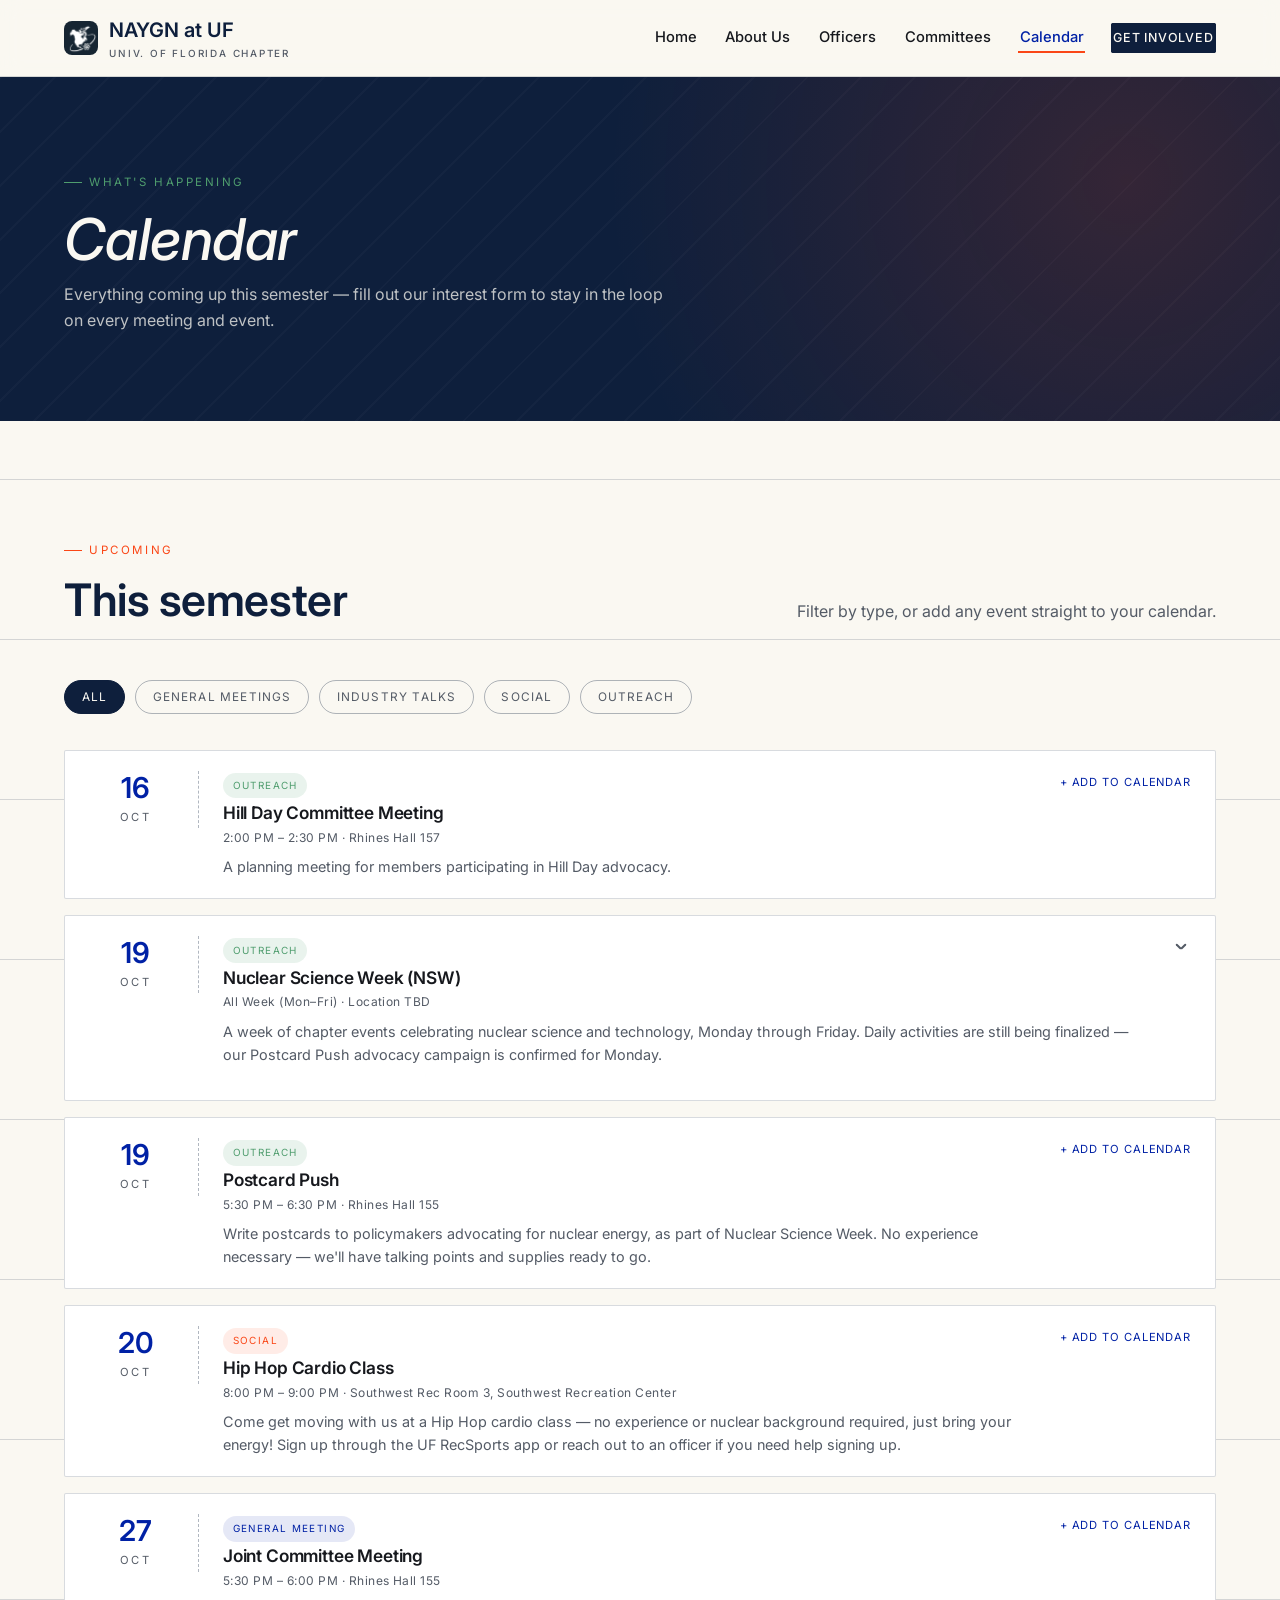
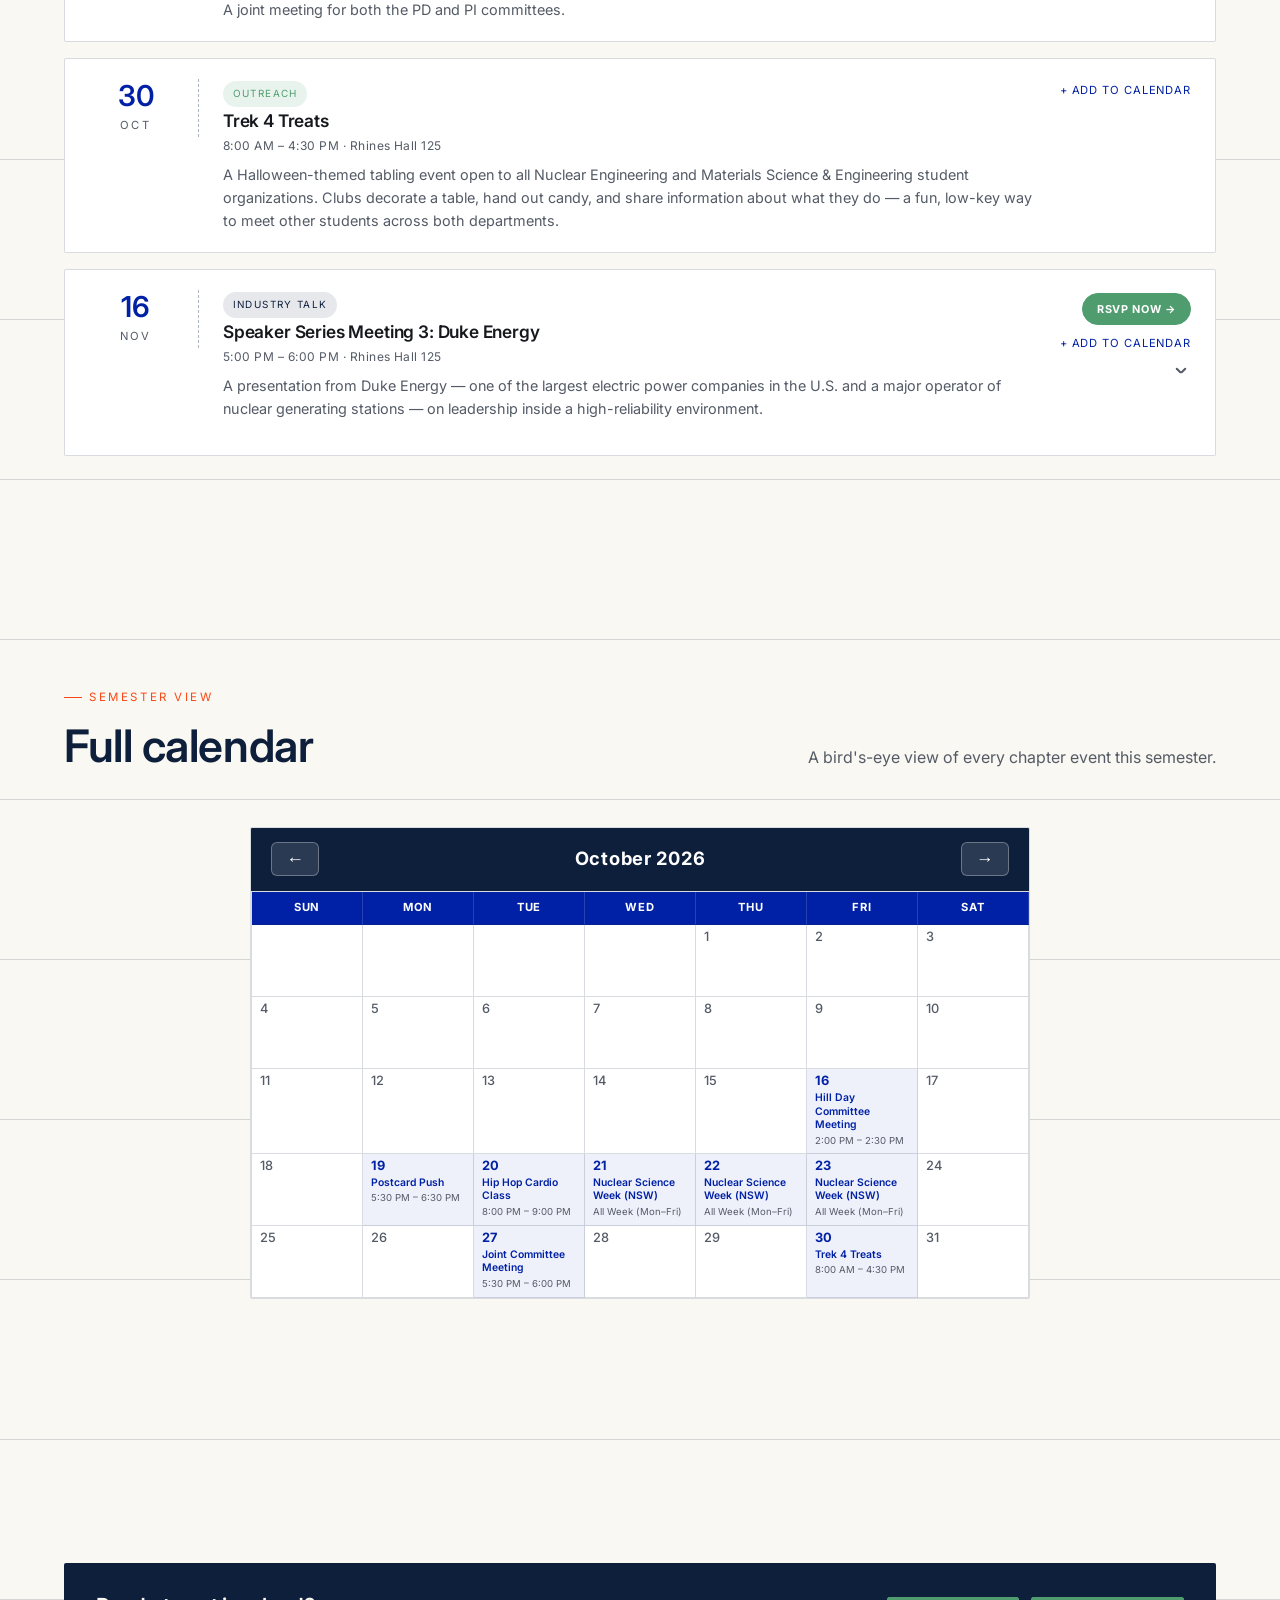
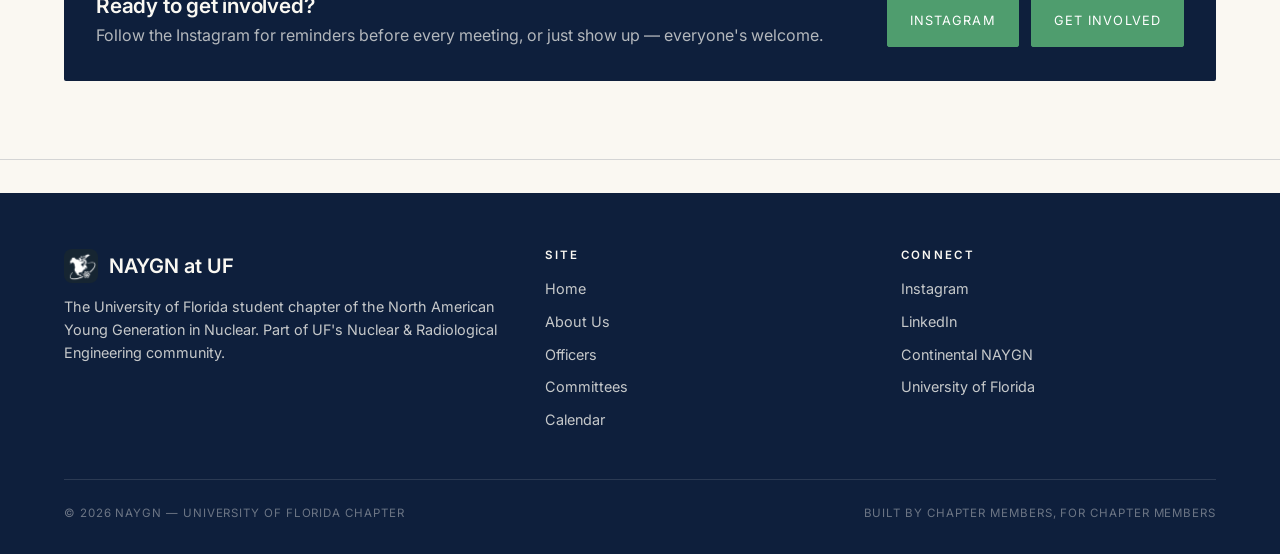
<file: calendar.html>
<!DOCTYPE html>
<html lang="en">
<head>
  <meta charset="UTF-8" />
  <meta name="viewport" content="width=device-width, initial-scale=1.0" />
  <title>Calendar — NAYGN at UF</title>
  <meta name="description" content="Upcoming meetings and events for the NAYGN University of Florida chapter — fill out our interest form to get connected." />
  <link rel="icon" type="image/png" href="assets/img/favicon.png" />
  <link rel="stylesheet" href="css/styles.css?v=3" />
</head>
<body>

  <header class="site-header">
    <div class="container nav">
      <a href="home" class="brand">
        <img class="brand-mark" src="assets/img/logo-mark.png" alt="NAYGN logo">
        <span>
          NAYGN at UF
          <span class="brand-sub">Univ. of Florida Chapter</span>
        </span>
      </a>

      <button class="nav-toggle" aria-label="Toggle navigation" aria-expanded="false">
        <span></span><span></span><span></span>
      </button>

      <ul class="nav-links">
        <li><a href="home">Home</a></li>
        <li><a href="about">About Us</a></li>
        <li><a href="officers">Officers</a></li>
        <li><a href="committees">Committees</a></li>
        <li><a href="calendar" aria-current="page">Calendar</a></li>
        <li><a class="nav-cta" href="get-involved">Get Involved</a></li>
      </ul>
    </div>
  </header>

  <main>
    <section class="page-header">
      <div class="container">
        <span class="kicker">What's happening</span>
        <h1>Calendar</h1>
        <p class="lede">
          Everything coming up this semester — <a href="get-involved">fill out our interest form</a> to stay
          in the loop on every meeting and event.
        </p>
      </div>
    </section>

    <!-- ============ UPCOMING EVENTS ============ -->
    <section id="upcoming">
      <div class="container">
        <div class="section-head reveal">
          <div>
            <span class="kicker">Upcoming</span>
            <h2>This semester</h2>
          </div>
          <p class="lede">Filter by type, or add any event straight to your calendar.</p>
        </div>

        <div class="filter-bar" id="filter-bar">
          <button class="filter-btn is-active" data-tag="all">All</button>
          <button class="filter-btn" data-tag="general">General Meetings</button>
          <button class="filter-btn" data-tag="industry">Industry Talks</button>
          <button class="filter-btn" data-tag="social">Social</button>
          <button class="filter-btn" data-tag="outreach">Outreach</button>
        </div>

        <div id="event-list" class="event-list" aria-live="polite">
          <p class="empty-msg">Loading calendar…</p>
        </div>
      </div>
    </section>

    <!-- ============ SEMESTER CALENDAR ============ -->
    <section id="calendar">
      <div class="container">
        <div class="section-head reveal">
          <div>
            <span class="kicker">Semester View</span>
            <h2>Full calendar</h2>
          </div>
          <p class="lede">A bird's-eye view of every chapter event this semester.</p>
        </div>
        <div id="semester-calendar" class="semester-cal reveal"></div>
      </div>
    </section>

    <!-- ============ GET INVOLVED / JOIN ============ -->
    <section id="join">
      <div class="container">
        <div class="join-banner reveal">
          <div>
            <h3>Ready to get involved?</h3>
            <p>Follow the Instagram for reminders before every meeting, or just show up — everyone's welcome.</p>
          </div>
          <div style="display:flex; gap:0.75rem; flex-wrap:wrap;">
            <a class="btn btn-green" href="https://www.instagram.com/naygnuf/" target="_blank" rel="noopener">Instagram</a>
            <a class="btn btn-green" href="get-involved">Get Involved</a>
          </div>
        </div>
      </div>
    </section>
  </main>

  <footer class="site-footer">
    <div class="container">
      <div class="footer-grid">
        <div>
          <div class="brand">
            <img class="brand-mark" src="assets/img/logo-mark.png" alt="NAYGN logo">
            <span>NAYGN at UF</span>
          </div>
          <p>The University of Florida student chapter of the North American Young Generation in Nuclear. Part of UF's Nuclear &amp; Radiological Engineering community.</p>
        </div>
        <div>
          <h4>Site</h4>
          <ul class="footer-links">
            <li><a href="home">Home</a></li>
            <li><a href="about">About Us</a></li>
            <li><a href="officers">Officers</a></li>
            <li><a href="committees">Committees</a></li>
            <li><a href="calendar">Calendar</a></li>
          </ul>
        </div>
        <div>
          <h4>Connect</h4>
          <ul class="footer-links">
            <li><a href="https://www.instagram.com/naygnuf/" target="_blank" rel="noopener">Instagram</a></li>
            <li><a href="https://www.linkedin.com/company/naygn-uf-chapter" target="_blank" rel="noopener">LinkedIn</a></li>
            <li><a href="https://naygn.org/" target="_blank" rel="noopener">Continental NAYGN</a></li>
            <li><a href="https://www.ufl.edu/" target="_blank" rel="noopener">University of Florida</a></li>
          </ul>
        </div>
      </div>
      <div class="footer-bottom">
        <span>&copy; 2026 NAYGN — University of Florida Chapter</span>
        <span>Built by chapter members, for chapter members</span>
      </div>
    </div>
  </footer>

  <script src="js/main.js?v=3"></script>
  <script src="js/calendar.js?v=4"></script>
</body>
</html>
</file>
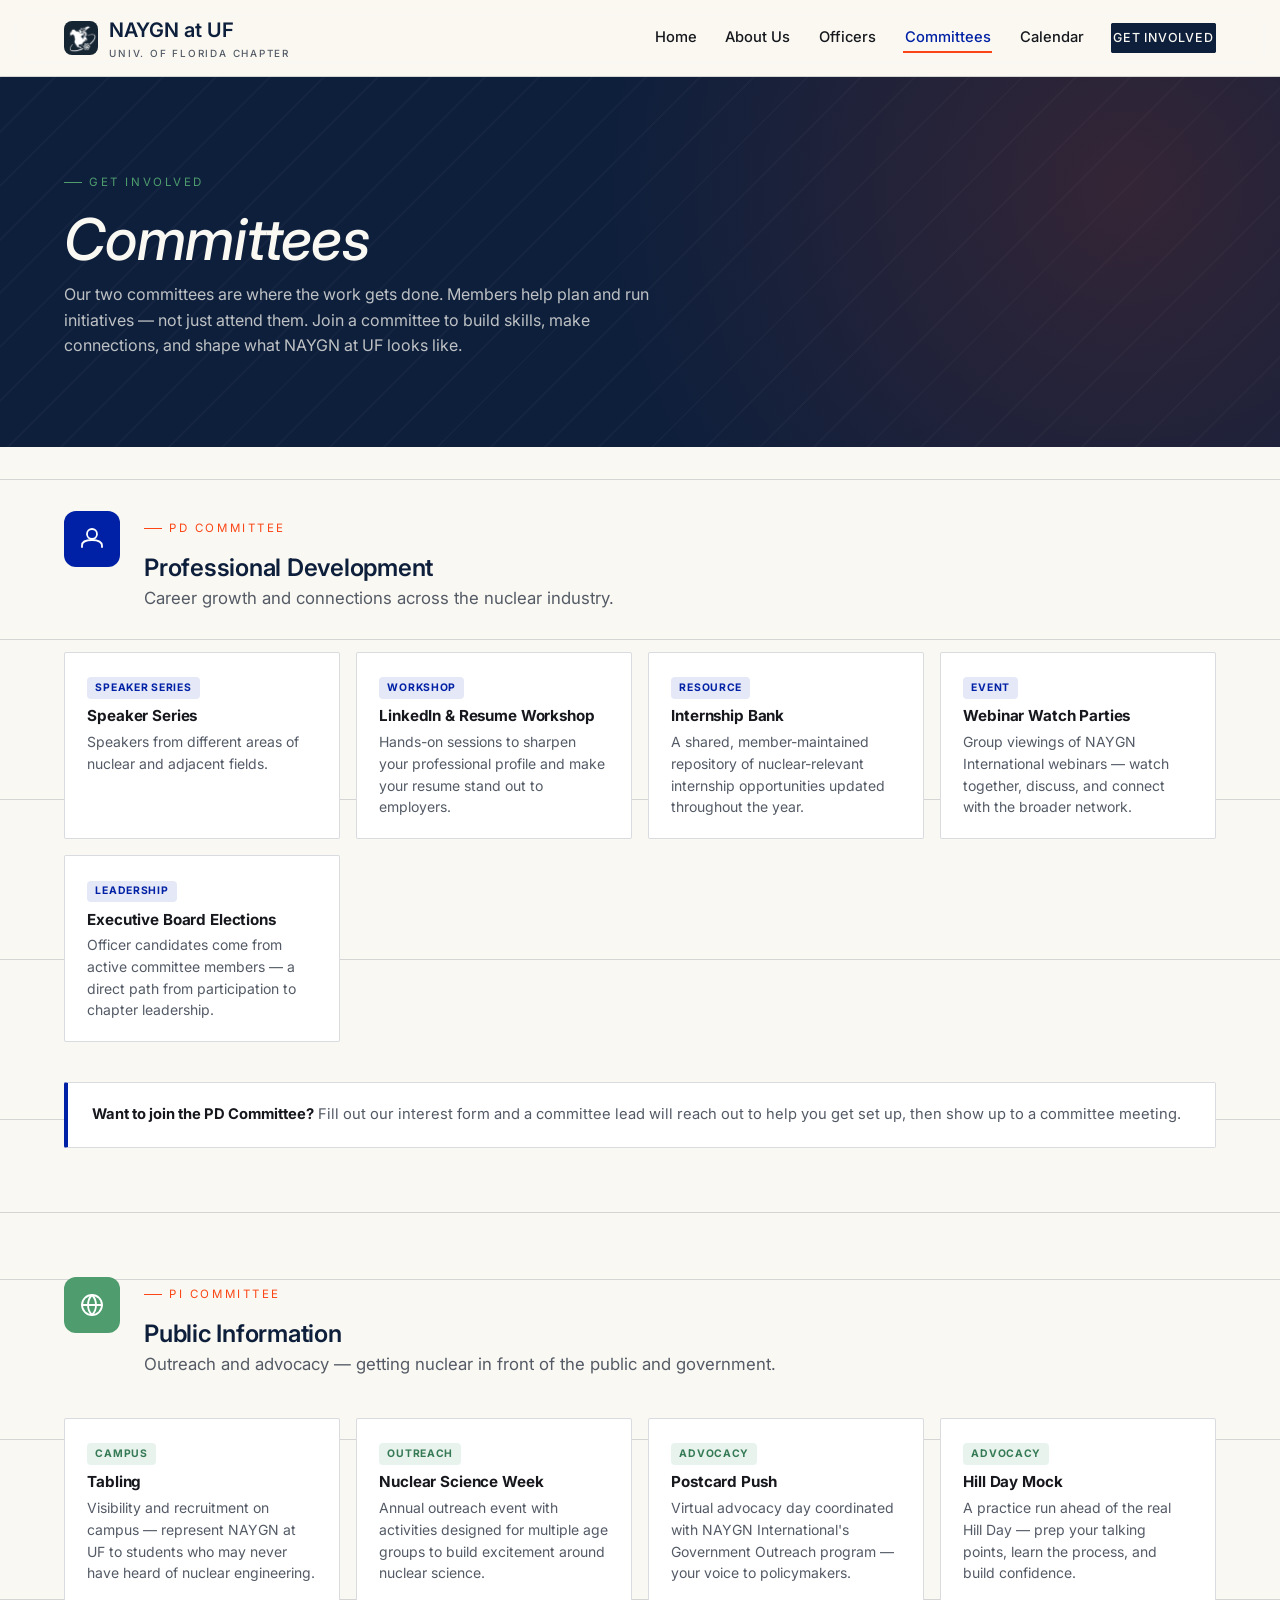
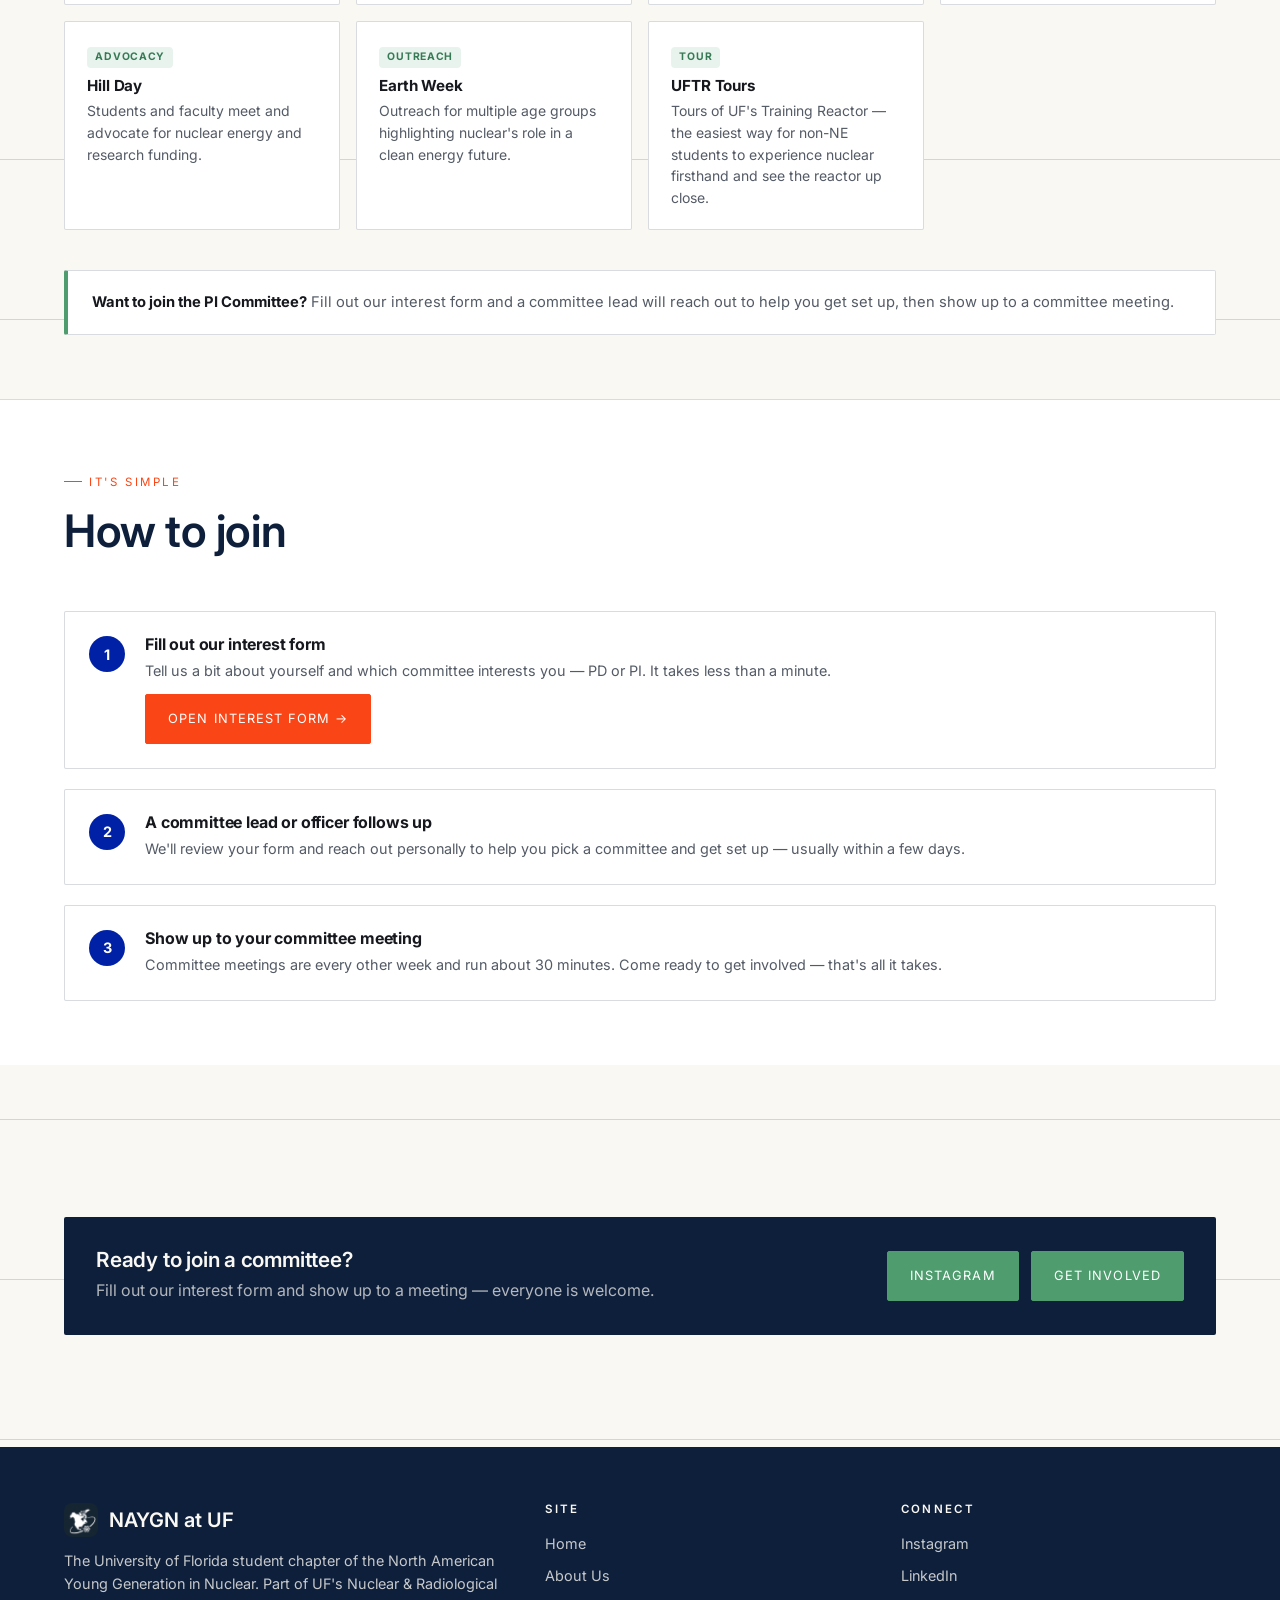
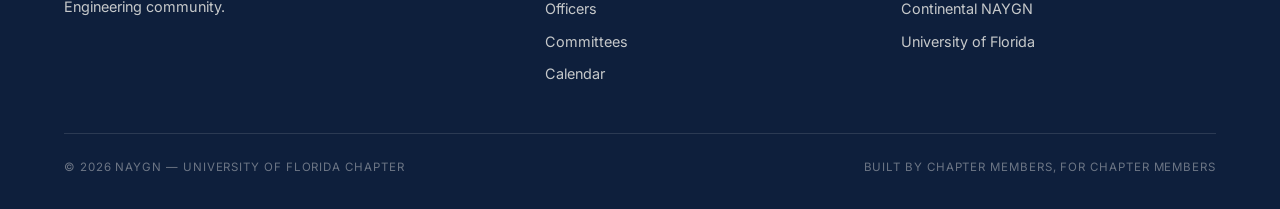
<file: committees.html>
<!DOCTYPE html>
<html lang="en">
<head>
  <meta charset="UTF-8" />
  <meta name="viewport" content="width=device-width, initial-scale=1.0" />
  <title>Committees — NAYGN at UF</title>
  <meta name="description" content="Learn about the Professional Development and Public Information committees of the NAYGN University of Florida chapter — and how to get involved." />
  <link rel="icon" type="image/png" href="assets/img/favicon.png" />
  <link rel="stylesheet" href="css/styles.css?v=3" />
  <style>
    .committee-section {
      padding: 4rem 0;
    }
    .committee-section + .committee-section {
      border-top: 1px solid var(--line);
    }
    .committee-header {
      display: flex;
      align-items: flex-start;
      gap: 1.5rem;
      margin-bottom: 2.5rem;
    }
    .committee-icon {
      flex-shrink: 0;
      width: 56px;
      height: 56px;
      border-radius: 12px;
      display: flex;
      align-items: center;
      justify-content: center;
    }
    .committee-icon.blue { background: #0021A5; }
    .committee-icon.green { background: #4F9D6E; }
    .committee-icon svg { width: 28px; height: 28px; }
    .committee-tagline {
      font-size: 1.05rem;
      color: var(--ink-soft);
      margin: 0.25rem 0 0;
    }
    .initiative-grid {
      display: grid;
      grid-template-columns: repeat(auto-fit, minmax(240px, 1fr));
      gap: 1rem;
      margin-top: 1.5rem;
    }
    .initiative-card {
      background: #fff;
      border: 1px solid var(--line);
      border-radius: var(--radius);
      padding: 1.25rem 1.4rem;
      transition: box-shadow 0.2s var(--ease), background 0.2s var(--ease);
    }
    .initiative-card:hover {
      background: #fff;
      box-shadow: 0 4px 16px rgba(0,0,0,0.07);
    }
    .initiative-card h4 {
      font-size: 0.95rem;
      font-weight: 700;
      color: var(--ink);
      margin: 0 0 0.4rem;
    }
    .initiative-card p {
      font-size: 0.875rem;
      color: var(--ink-soft);
      margin: 0;
      line-height: 1.55;
    }
    .initiative-card .init-tag {
      display: inline-block;
      font-size: 0.65rem;
      font-weight: 700;
      letter-spacing: 0.07em;
      text-transform: uppercase;
      border-radius: 4px;
      padding: 0.15rem 0.5rem;
      margin-bottom: 0.6rem;
    }
    .init-tag.blue { background: rgba(0,33,165,0.1); color: #0021A5; }
    .init-tag.green { background: rgba(79,157,110,0.12); color: #357a55; }
    .committee-join {
      margin-top: 2.5rem;
      background: #fff;
      border: 1px solid var(--line);
      border-left: 4px solid;
      border-radius: var(--radius);
      padding: 1.25rem 1.5rem;
      font-size: 0.92rem;
      color: var(--ink-soft);
    }
    .committee-join.blue { border-left-color: #0021A5; }
    .committee-join.green { border-left-color: #4F9D6E; }
    .committee-join strong { color: var(--ink); }

    .how-to-join-steps {
      list-style: none;
      padding: 0;
      margin: 0;
      display: flex;
      flex-direction: column;
      gap: 1.25rem;
    }
    .how-to-join-steps li {
      display: flex;
      gap: 1.25rem;
      align-items: flex-start;
      background: #fff;
      border: 1px solid var(--line);
      border-radius: var(--radius);
      padding: 1.5rem;
    }
    .step-num {
      flex-shrink: 0;
      width: 36px;
      height: 36px;
      border-radius: 50%;
      background: #0021A5;
      color: #fff;
      font-family: var(--font-mono);
      font-size: 0.9rem;
      font-weight: 700;
      display: flex;
      align-items: center;
      justify-content: center;
    }
    .how-to-join-steps h4 {
      font-size: 1rem;
      font-weight: 700;
      color: var(--ink);
      margin: 0 0 0.35rem;
    }
    .how-to-join-steps p {
      font-size: 0.9rem;
      color: var(--ink-soft);
      margin: 0;
      line-height: 1.6;
    }
    .fallback-chip {
      display: inline-flex;
      align-items: center;
      flex-wrap: wrap;
      gap: 0.4rem 0.55rem;
      margin-top: 0.9rem;
      padding: 0.5rem 0.85rem 0.5rem 0.65rem;
      background: var(--paper-dim);
      border: 1px solid var(--line);
      border-radius: 20px;
      font-size: 0.78rem;
      color: var(--ink-soft);
    }
    .fallback-chip svg { flex-shrink: 0; width: 15px; height: 15px; opacity: 0.85; color: var(--uf-orange); }
    .fallback-chip code {
      font-family: var(--font-mono);
      color: #fff;
      background: var(--uf-orange);
      border-radius: 999px;
      padding: 0.18rem 0.6rem;
      font-weight: 700;
      letter-spacing: 0.03em;
      font-size: 0.76rem;
    }
  </style>
</head>
<body>

  <header class="site-header">
    <div class="container nav">
      <a href="home" class="brand">
        <img class="brand-mark" src="assets/img/logo-mark.png" alt="NAYGN logo">
        <span>
          NAYGN at UF
          <span class="brand-sub">Univ. of Florida Chapter</span>
        </span>
      </a>

      <button class="nav-toggle" aria-label="Toggle navigation" aria-expanded="false">
        <span></span><span></span><span></span>
      </button>

      <ul class="nav-links">
        <li><a href="home">Home</a></li>
        <li><a href="about">About Us</a></li>
        <li><a href="officers">Officers</a></li>
        <li><a href="committees" aria-current="page">Committees</a></li>
        <li><a href="calendar">Calendar</a></li>
        <li><a class="nav-cta" href="get-involved">Get Involved</a></li>
      </ul>
    </div>
  </header>

  <main>
    <section class="page-header">
      <div class="container">
        <span class="kicker">Get involved</span>
        <h1>Committees</h1>
        <p class="lede">
          Our two committees are where the work gets done. Members help plan and
          run initiatives — not just attend them. Join a committee to build
          skills, make connections, and shape what NAYGN at UF looks like.
        </p>
      </div>
    </section>

    <!-- ============ PROFESSIONAL DEVELOPMENT ============ -->
    <section class="committee-section" id="professional-development">
      <div class="container">
        <div class="committee-header">
          <div class="committee-icon blue">
            <svg viewBox="0 0 28 28" fill="none" xmlns="http://www.w3.org/2000/svg" aria-hidden="true">
              <path d="M4 22v-1.5C4 17.46 7.13 15 14 15s10 2.46 10 5.5V22" stroke="#fff" stroke-width="1.8" stroke-linecap="round"/>
              <circle cx="14" cy="9" r="5" stroke="#fff" stroke-width="1.8"/>
            </svg>
          </div>
          <div>
            <span class="kicker">PD Committee</span>
            <h2 style="margin:0.1rem 0 0;">Professional Development</h2>
            <p class="committee-tagline">Career growth and connections across the nuclear industry.</p>
          </div>
        </div>

        <div class="initiative-grid">
          <div class="initiative-card">
            <span class="init-tag blue">Speaker Series</span>
            <h4>Speaker Series</h4>
            <p>Speakers from different areas of nuclear and adjacent fields.</p>
          </div>
          <div class="initiative-card">
            <span class="init-tag blue">Workshop</span>
            <h4>LinkedIn &amp; Resume Workshop</h4>
            <p>Hands-on sessions to sharpen your professional profile and make your resume stand out to employers.</p>
          </div>
          <div class="initiative-card">
            <span class="init-tag blue">Resource</span>
            <h4>Internship Bank</h4>
            <p>A shared, member-maintained repository of nuclear-relevant internship opportunities updated throughout the year.</p>
          </div>
          <div class="initiative-card">
            <span class="init-tag blue">Event</span>
            <h4>Webinar Watch Parties</h4>
            <p>Group viewings of NAYGN International webinars — watch together, discuss, and connect with the broader network.</p>
          </div>
          <div class="initiative-card">
            <span class="init-tag blue">Leadership</span>
            <h4>Executive Board Elections</h4>
            <p>Officer candidates come from active committee members — a direct path from participation to chapter leadership.</p>
          </div>
        </div>

        <div class="committee-join blue">
          <strong>Want to join the PD Committee?</strong> Fill out our interest form and a committee lead will reach out to help you get set up, then show up to a committee meeting.
        </div>
      </div>
    </section>

    <!-- ============ PUBLIC INFORMATION ============ -->
    <section class="committee-section" id="public-information">
      <div class="container">
        <div class="committee-header">
          <div class="committee-icon green">
            <svg viewBox="0 0 28 28" fill="none" xmlns="http://www.w3.org/2000/svg" aria-hidden="true">
              <circle cx="14" cy="14" r="10" stroke="#fff" stroke-width="1.8"/>
              <path d="M14 4c0 0-4 4-4 10s4 10 4 10" stroke="#fff" stroke-width="1.8" stroke-linecap="round"/>
              <path d="M14 4c0 0 4 4 4 10s-4 10-4 10" stroke="#fff" stroke-width="1.8" stroke-linecap="round"/>
              <path d="M4 14h20" stroke="#fff" stroke-width="1.8" stroke-linecap="round"/>
            </svg>
          </div>
          <div>
            <span class="kicker">PI Committee</span>
            <h2 style="margin:0.1rem 0 0;">Public Information</h2>
            <p class="committee-tagline">Outreach and advocacy — getting nuclear in front of the public and government.</p>
          </div>
        </div>

        <div class="initiative-grid">
          <div class="initiative-card">
            <span class="init-tag green">Campus</span>
            <h4>Tabling</h4>
            <p>Visibility and recruitment on campus — represent NAYGN at UF to students who may never have heard of nuclear engineering.</p>
          </div>
          <div class="initiative-card">
            <span class="init-tag green">Outreach</span>
            <h4>Nuclear Science Week</h4>
            <p>Annual outreach event with activities designed for multiple age groups to build excitement around nuclear science.</p>
          </div>
          <div class="initiative-card">
            <span class="init-tag green">Advocacy</span>
            <h4>Postcard Push</h4>
            <p>Virtual advocacy day coordinated with NAYGN International's Government Outreach program — your voice to policymakers.</p>
          </div>
          <div class="initiative-card">
            <span class="init-tag green">Advocacy</span>
            <h4>Hill Day Mock</h4>
            <p>A practice run ahead of the real Hill Day — prep your talking points, learn the process, and build confidence.</p>
          </div>
          <div class="initiative-card">
            <span class="init-tag green">Advocacy</span>
            <h4>Hill Day</h4>
            <p>Students and faculty meet and advocate for nuclear energy and research funding.</p>
          </div>
          <div class="initiative-card">
            <span class="init-tag green">Outreach</span>
            <h4>Earth Week</h4>
            <p>Outreach for multiple age groups highlighting nuclear's role in a clean energy future.</p>
          </div>
          <div class="initiative-card">
            <span class="init-tag green">Tour</span>
            <h4>UFTR Tours</h4>
            <p>Tours of UF's Training Reactor — the easiest way for non-NE students to experience nuclear firsthand and see the reactor up close.</p>
          </div>
        </div>

        <div class="committee-join green">
          <strong>Want to join the PI Committee?</strong> Fill out our interest form and a committee lead will reach out to help you get set up, then show up to a committee meeting.
        </div>
      </div>
    </section>

    <!-- ============ HOW TO JOIN ============ -->
    <section class="committee-section" id="how-to-join" style="background:#fff; border-top:1px solid var(--line);">
      <div class="container">
        <div class="section-head reveal">
          <div>
            <span class="kicker">It's simple</span>
            <h2>How to join</h2>
          </div>
        </div>
        <ol class="how-to-join-steps reveal">
          <li>
            <span class="step-num">1</span>
            <div>
              <h4>Fill out our interest form</h4>
              <p>Tell us a bit about yourself and which committee interests you — PD or PI. It takes less than a minute.</p>
              <a class="btn btn-primary" style="margin-top:0.75rem; display:inline-flex;"
                href="https://forms.cloud.microsoft/Pages/ResponsePage.aspx?id=-KBNDTFKdk2s5gpiMx4bhFi7hkjhvtlPrBQPonrDpghUQlM4WjRKNlNMTDBDM1VRSUhXOUZBS0FXSy4u"
                target="_blank" rel="noopener">Open Interest Form →</a>
            </div>
          </li>
          <li>
            <span class="step-num">2</span>
            <div>
              <h4>A committee lead or officer follows up</h4>
              <p>We'll review your form and reach out personally to help you pick a committee and get set up — usually within a few days.</p>
            </div>
          </li>
          <li>
            <span class="step-num">3</span>
            <div>
              <h4>Show up to your committee meeting</h4>
              <p>Committee meetings are every other week and run about 30 minutes. Come ready to get involved — that's all it takes.</p>
            </div>
          </li>
        </ol>
      </div>
    </section>

    <!-- ============ GET INVOLVED ============ -->
    <section id="join">
      <div class="container">
        <div class="join-banner reveal">
          <div>
            <h3>Ready to join a committee?</h3>
            <p>Fill out our interest form and show up to a meeting — everyone is welcome.</p>
          </div>
          <div style="display:flex; gap:0.75rem; flex-wrap:wrap;">
            <a class="btn btn-green" href="https://www.instagram.com/naygnuf/" target="_blank" rel="noopener">Instagram</a>
            <a class="btn btn-green" href="get-involved">Get Involved</a>
          </div>
        </div>
      </div>
    </section>
  </main>

  <footer class="site-footer">
    <div class="container">
      <div class="footer-grid">
        <div>
          <div class="brand">
            <img class="brand-mark" src="assets/img/logo-mark.png" alt="NAYGN logo">
            <span>NAYGN at UF</span>
          </div>
          <p>The University of Florida student chapter of the North American Young Generation in Nuclear. Part of UF's Nuclear &amp; Radiological Engineering community.</p>
        </div>
        <div>
          <h4>Site</h4>
          <ul class="footer-links">
            <li><a href="home">Home</a></li>
            <li><a href="about">About Us</a></li>
            <li><a href="officers">Officers</a></li>
            <li><a href="committees">Committees</a></li>
            <li><a href="calendar">Calendar</a></li>
          </ul>
        </div>
        <div>
          <h4>Connect</h4>
          <ul class="footer-links">
            <li><a href="https://www.instagram.com/naygnuf/" target="_blank" rel="noopener">Instagram</a></li>
            <li><a href="https://www.linkedin.com/company/naygn-uf-chapter" target="_blank" rel="noopener">LinkedIn</a></li>
            <li><a href="https://naygn.org/" target="_blank" rel="noopener">Continental NAYGN</a></li>
            <li><a href="https://www.ufl.edu/" target="_blank" rel="noopener">University of Florida</a></li>
          </ul>
        </div>
      </div>
      <div class="footer-bottom">
        <span>&copy; 2026 NAYGN — University of Florida Chapter</span>
        <span>Built by chapter members, for chapter members</span>
      </div>
    </div>
  </footer>

  <script src="js/main.js?v=3"></script>
</body>
</html>
</file>
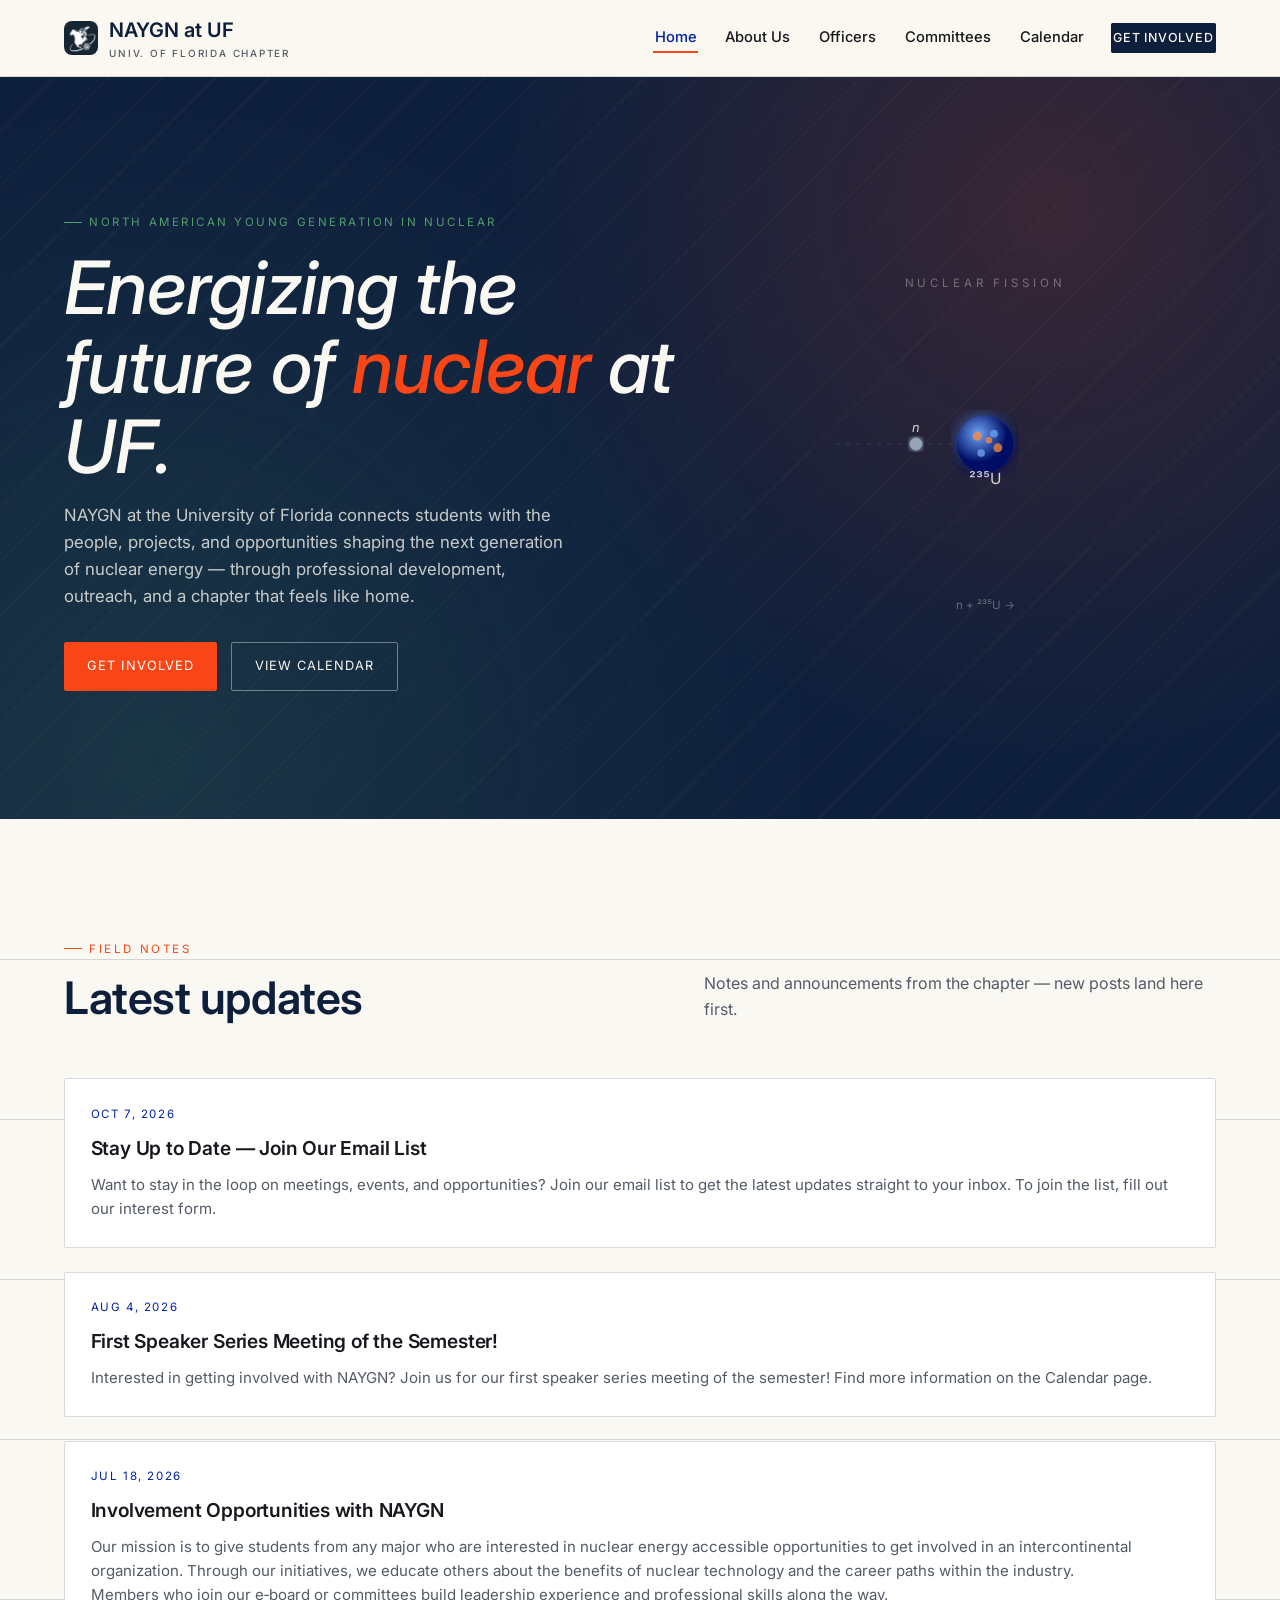
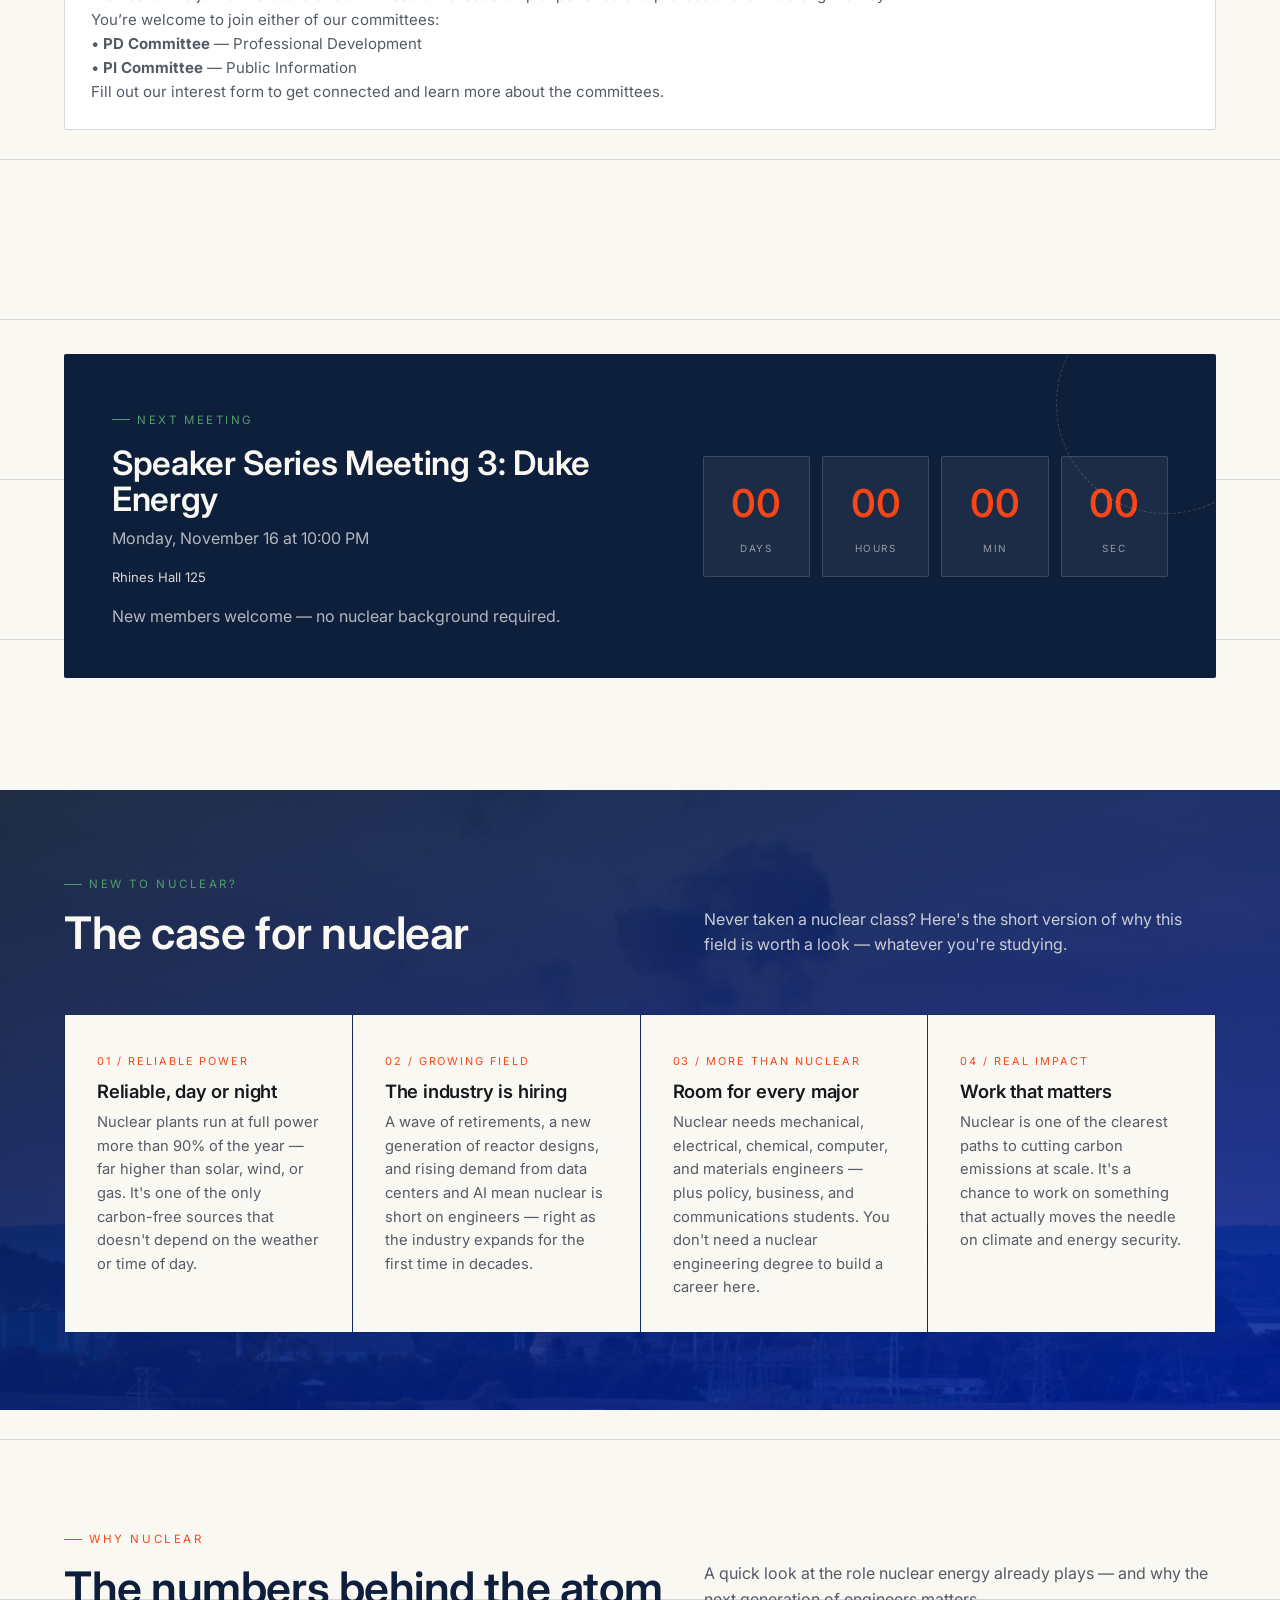
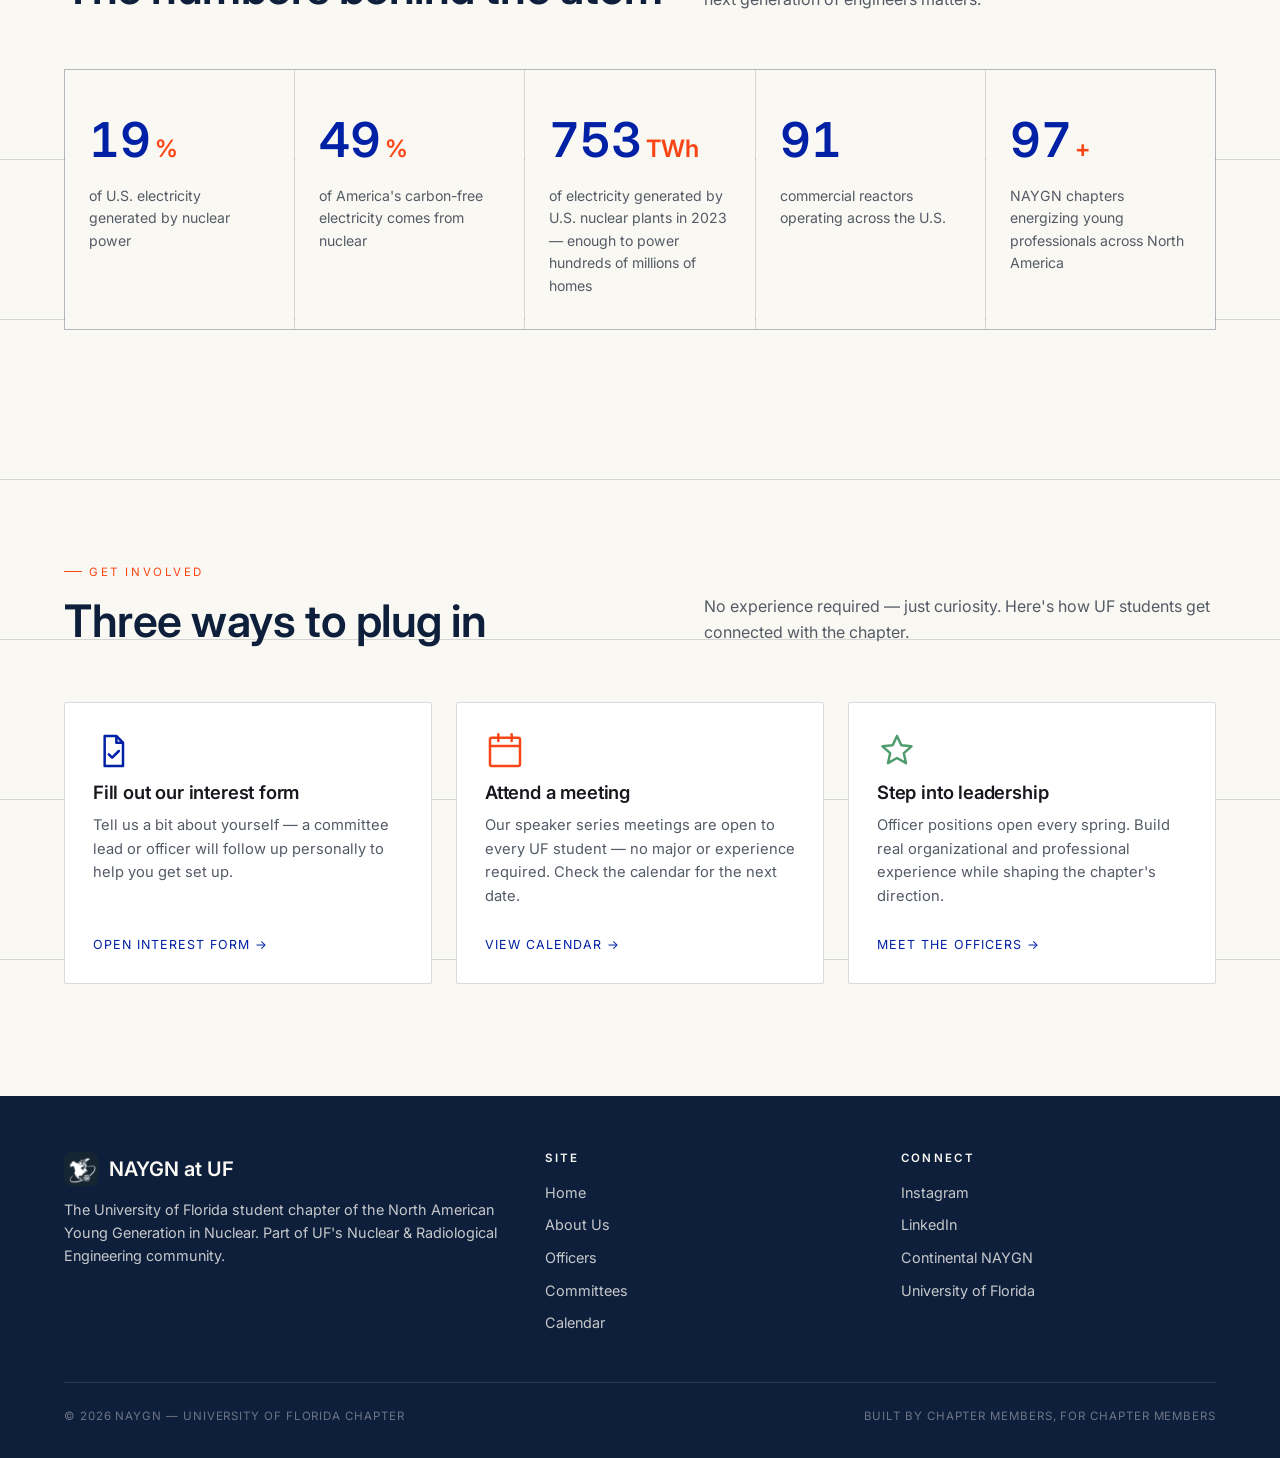
<file: home.html>
<!DOCTYPE html>
<html lang="en">
<head>
  <meta charset="UTF-8" />
  <meta name="viewport" content="width=device-width, initial-scale=1.0" />
  <title>NAYGN at UF — Energizing the Future of Nuclear</title>
  <meta name="description" content="The University of Florida student chapter of the North American Young Generation in Nuclear (NAYGN) — meeting notes, calendar, and ways to get involved." />
  <link rel="icon" type="image/png" href="assets/img/favicon.png" />
  <link rel="stylesheet" href="css/styles.css?v=3" />
</head>
<body>

  <header class="site-header">
    <div class="container nav">
      <a href="home" class="brand">
        <img class="brand-mark" src="assets/img/logo-mark.png" alt="NAYGN logo">
        <span>
          NAYGN at UF
          <span class="brand-sub">Univ. of Florida Chapter</span>
        </span>
      </a>

      <button class="nav-toggle" aria-label="Toggle navigation" aria-expanded="false">
        <span></span><span></span><span></span>
      </button>

      <ul class="nav-links">
        <li><a href="home" aria-current="page">Home</a></li>
        <li><a href="about">About Us</a></li>
        <li><a href="officers">Officers</a></li>
        <li><a href="committees">Committees</a></li>
        <li><a href="calendar">Calendar</a></li>
        <li><a class="nav-cta" href="get-involved">Get Involved</a></li>
      </ul>
    </div>
  </header>

  <main>
    <!-- ============ HERO ============ -->
    <section class="hero">
      <div class="container">
        <div>
          <span class="kicker">North American Young Generation in Nuclear</span>
          <h1>Energizing the future of <em>nuclear</em> at UF.</h1>
          <p class="lede">
            NAYGN at the University of Florida connects students with the people, projects,
            and opportunities shaping the next generation of nuclear energy — through
            professional development, outreach, and a chapter that feels like home.
          </p>
          <div class="hero-actions">
            <a class="btn btn-primary" href="get-involved">Get Involved</a>
            <a class="btn btn-ghost" href="calendar">View Calendar</a>
          </div>
        </div>

        <div class="atom" aria-hidden="true">
          <svg viewBox="0 0 280 280" xmlns="http://www.w3.org/2000/svg">
            <defs>
              <radialGradient id="fi-ng" cx="38%" cy="32%">
                <stop offset="0%" stop-color="#6FA3F7"/>
                <stop offset="100%" stop-color="#001066"/>
              </radialGradient>
              <radialGradient id="fi-bg" cx="38%" cy="32%">
                <stop offset="0%" stop-color="#FFB870"/>
                <stop offset="100%" stop-color="#C03A0E"/>
              </radialGradient>
              <radialGradient id="fi-kg" cx="38%" cy="32%">
                <stop offset="0%" stop-color="#82DFA6"/>
                <stop offset="100%" stop-color="#2A7A50"/>
              </radialGradient>
              <radialGradient id="fi-fl" cx="50%" cy="50%">
                <stop offset="0%" stop-color="#FFFFFF" stop-opacity="1"/>
                <stop offset="40%" stop-color="#FFE34D" stop-opacity="0.9"/>
                <stop offset="100%" stop-color="#FF6600" stop-opacity="0"/>
              </radialGradient>
              <filter id="fi-gw">
                <feGaussianBlur stdDeviation="2.5" result="b"/>
                <feMerge><feMergeNode in="b"/><feMergeNode in="SourceGraphic"/></feMerge>
              </filter>
              <filter id="fi-sg">
                <feGaussianBlur stdDeviation="6" result="b"/>
                <feMerge><feMergeNode in="b"/><feMergeNode in="SourceGraphic"/></feMerge>
              </filter>
            </defs>

            <!-- Title -->
            <text x="140" y="18" text-anchor="middle" font-family="Inter, monospace" font-size="9"
                  fill="rgba(250,248,242,0.35)" letter-spacing="3">NUCLEAR FISSION</text>

            <!-- Bottom equation label – phase 1: approach -->
            <text x="140" y="268" text-anchor="middle" font-family="Inter, monospace" font-size="9"
                  fill="rgba(250,248,242,0.42)">n  +  ²³⁵U  →
              <animate attributeName="opacity" dur="9s" repeatCount="indefinite"
                values="0.8;0.8;0;0;0;0;0.8" keyTimes="0;0.46;0.53;0.60;0.80;0.95;1.0"/>
            </text>
            <!-- Bottom equation label – phase 2: products -->
            <text x="140" y="268" text-anchor="middle" font-family="Inter, monospace" font-size="8.5"
                  fill="rgba(250,248,242,0.42)" opacity="0">¹⁴⁴Ba  +  ⁸⁹Kr  +  3n  +  energy
              <animate attributeName="opacity" dur="9s" repeatCount="indefinite"
                values="0;0;0;1;1;0;0" keyTimes="0;0.53;0.62;0.66;0.80;0.95;1.0"/>
            </text>

            <!-- ═══ U-235 NUCLEUS ═══ -->
            <!-- Soft glow halo -->
            <ellipse cx="140" cy="140" fill="url(#fi-ng)" filter="url(#fi-sg)">
              <animate attributeName="rx" dur="9s" repeatCount="indefinite"
                values="22;22;26;23;30;38;0;0;22"
                keyTimes="0;0.400;0.430;0.460;0.490;0.525;0.533;0.944;1.0"/>
              <animate attributeName="ry" dur="9s" repeatCount="indefinite"
                values="22;22;26;23;17;11;0;0;22"
                keyTimes="0;0.400;0.430;0.460;0.490;0.525;0.533;0.944;1.0"/>
              <animate attributeName="opacity" dur="9s" repeatCount="indefinite"
                values="1;1;1;1;1;1;0;0;1"
                keyTimes="0;0.400;0.430;0.460;0.490;0.525;0.533;0.944;1.0"/>
            </ellipse>
            <!-- Nucleon dots: protons (orange) and neutrons (blue) -->
            <circle cx="134" cy="134" r="3.5" fill="#FA8C3A">
              <animate attributeName="opacity" dur="9s" repeatCount="indefinite"
                values="0.75;0.75;0.75;0;0;0.75" keyTimes="0;0.490;0.530;0.533;0.944;1.0"/>
            </circle>
            <circle cx="147" cy="132" r="3" fill="#70A5F5">
              <animate attributeName="opacity" dur="9s" repeatCount="indefinite"
                values="0.75;0.75;0.75;0;0;0.75" keyTimes="0;0.490;0.530;0.533;0.944;1.0"/>
            </circle>
            <circle cx="150" cy="143" r="3.5" fill="#FA8C3A">
              <animate attributeName="opacity" dur="9s" repeatCount="indefinite"
                values="0.75;0.75;0.75;0;0;0.75" keyTimes="0;0.490;0.530;0.533;0.944;1.0"/>
            </circle>
            <circle cx="137" cy="147" r="3" fill="#70A5F5">
              <animate attributeName="opacity" dur="9s" repeatCount="indefinite"
                values="0.75;0.75;0.75;0;0;0.75" keyTimes="0;0.490;0.530;0.533;0.944;1.0"/>
            </circle>
            <circle cx="143" cy="137" r="2.5" fill="#FA8C3A">
              <animate attributeName="opacity" dur="9s" repeatCount="indefinite"
                values="0.75;0.75;0.75;0;0;0.75" keyTimes="0;0.490;0.530;0.533;0.944;1.0"/>
            </circle>
            <!-- U-235 label -->
            <text x="140" y="171" text-anchor="middle" font-size="12"
                  fill="rgba(250,248,242,0.85)">²³⁵U
              <animate attributeName="opacity" dur="9s" repeatCount="indefinite"
                values="1;1;0;0;1" keyTimes="0;0.525;0.533;0.944;1.0"/>
            </text>

            <!-- ═══ INCOMING NEUTRON ═══ -->
            <!-- Guide trail -->
            <line x1="24" y1="140" x2="116" y2="140"
                  stroke="rgba(148,163,184,0.22)" stroke-width="1" stroke-dasharray="3 5">
              <animate attributeName="opacity" dur="9s" repeatCount="indefinite"
                values="0.6;0.6;0;0;0.6" keyTimes="0;0.390;0.420;0.944;1.0"/>
            </line>
            <!-- Neutron circle -->
            <circle cx="14" cy="140" r="5" fill="#94A3B8" filter="url(#fi-gw)">
              <animate attributeName="cx" dur="9s" repeatCount="indefinite"
                values="14;128;128;128;14" keyTimes="0;0.400;0.420;0.944;1.0"/>
              <animate attributeName="opacity" dur="9s" repeatCount="indefinite"
                values="1;1;0;0;1" keyTimes="0;0.400;0.420;0.944;1.0"/>
            </circle>
            <!-- "n" label -->
            <text x="14" y="131" text-anchor="middle" font-family="Inter, monospace"
                  font-size="10" font-style="italic" fill="rgba(250,248,242,0.85)">n
              <animate attributeName="x" dur="9s" repeatCount="indefinite"
                values="14;128;128;128;14" keyTimes="0;0.400;0.420;0.944;1.0"/>
              <animate attributeName="opacity" dur="9s" repeatCount="indefinite"
                values="1;1;0;0;1" keyTimes="0;0.400;0.420;0.944;1.0"/>
            </text>

            <!-- ═══ ABSORPTION FLASH (brief white pulse) ═══ -->
            <circle cx="140" cy="140" r="0" fill="#fff" opacity="0">
              <animate attributeName="r" dur="9s" repeatCount="indefinite"
                values="0;0;30;0;0" keyTimes="0;0.396;0.415;0.445;1.0"/>
              <animate attributeName="opacity" dur="9s" repeatCount="indefinite"
                values="0;0;0.75;0;0" keyTimes="0;0.396;0.415;0.445;1.0"/>
            </circle>

            <!-- ═══ FISSION FLASH (large golden burst) ═══ -->
            <circle cx="140" cy="140" r="0" fill="url(#fi-fl)" opacity="0">
              <animate attributeName="r" dur="9s" repeatCount="indefinite"
                values="0;0;12;100;120;0;0"
                keyTimes="0;0.530;0.533;0.585;0.640;0.680;1.0"/>
              <animate attributeName="opacity" dur="9s" repeatCount="indefinite"
                values="0;0;1;0.85;0;0;0"
                keyTimes="0;0.530;0.533;0.585;0.640;0.680;1.0"/>
            </circle>

            <!-- ═══ Ba-144 FRAGMENT (orange → upper-left, translate -84,-75) ═══ -->
            <g opacity="0">
              <animate attributeName="opacity" dur="9s" repeatCount="indefinite"
                values="0;0;1;1;1;0;0" keyTimes="0;0.533;0.555;0.720;0.833;0.944;1.0"/>
              <animateTransform attributeName="transform" type="translate" dur="9s" repeatCount="indefinite"
                values="0,0; 0,0; 0,0; -84,-75; -84,-75; -84,-75; 0,0"
                keyTimes="0;0.533;0.555;0.720;0.833;0.944;1.0"/>
              <circle cx="140" cy="140" r="15" fill="url(#fi-bg)" filter="url(#fi-gw)"/>
              <text x="140" y="122" text-anchor="middle" font-size="9.5"
                    fill="rgba(250,248,242,0.92)">Ba-144</text>
            </g>

            <!-- ═══ Kr-89 FRAGMENT (green → lower-right, translate +84,+75) ═══ -->
            <g opacity="0">
              <animate attributeName="opacity" dur="9s" repeatCount="indefinite"
                values="0;0;1;1;1;0;0" keyTimes="0;0.533;0.555;0.720;0.833;0.944;1.0"/>
              <animateTransform attributeName="transform" type="translate" dur="9s" repeatCount="indefinite"
                values="0,0; 0,0; 0,0; 84,75; 84,75; 84,75; 0,0"
                keyTimes="0;0.533;0.555;0.720;0.833;0.944;1.0"/>
              <circle cx="140" cy="140" r="11" fill="url(#fi-kg)" filter="url(#fi-gw)"/>
              <text x="140" y="125" text-anchor="middle" font-size="9.5"
                    fill="rgba(250,248,242,0.92)">Kr-89</text>
            </g>

            <!-- ═══ RELEASED NEUTRON 1 (upper-right, translate +120,-90) ═══ -->
            <g opacity="0">
              <animate attributeName="opacity" dur="9s" repeatCount="indefinite"
                values="0;0;1;1;1;0;0" keyTimes="0;0.533;0.555;0.720;0.833;0.944;1.0"/>
              <animateTransform attributeName="transform" type="translate" dur="9s" repeatCount="indefinite"
                values="0,0; 0,0; 0,0; 120,-90; 120,-90; 120,-90; 0,0"
                keyTimes="0;0.533;0.555;0.720;0.833;0.944;1.0"/>
              <circle cx="140" cy="140" r="5" fill="#94A3B8" filter="url(#fi-gw)"/>
              <text x="140" y="131" text-anchor="middle" font-family="Inter, monospace"
                    font-size="9" font-style="italic" fill="rgba(250,248,242,0.8)">n</text>
            </g>

            <!-- ═══ RELEASED NEUTRON 2 (right, translate +122,0) ═══ -->
            <g opacity="0">
              <animate attributeName="opacity" dur="9s" repeatCount="indefinite"
                values="0;0;1;1;1;0;0" keyTimes="0;0.533;0.555;0.720;0.833;0.944;1.0"/>
              <animateTransform attributeName="transform" type="translate" dur="9s" repeatCount="indefinite"
                values="0,0; 0,0; 0,0; 122,0; 122,0; 122,0; 0,0"
                keyTimes="0;0.533;0.555;0.720;0.833;0.944;1.0"/>
              <circle cx="140" cy="140" r="5" fill="#94A3B8" filter="url(#fi-gw)"/>
              <text x="140" y="131" text-anchor="middle" font-family="Inter, monospace"
                    font-size="9" font-style="italic" fill="rgba(250,248,242,0.8)">n</text>
            </g>

            <!-- ═══ RELEASED NEUTRON 3 (lower-left, translate -110,+90) ═══ -->
            <g opacity="0">
              <animate attributeName="opacity" dur="9s" repeatCount="indefinite"
                values="0;0;1;1;1;0;0" keyTimes="0;0.533;0.555;0.720;0.833;0.944;1.0"/>
              <animateTransform attributeName="transform" type="translate" dur="9s" repeatCount="indefinite"
                values="0,0; 0,0; 0,0; -110,90; -110,90; -110,90; 0,0"
                keyTimes="0;0.533;0.555;0.720;0.833;0.944;1.0"/>
              <circle cx="140" cy="140" r="5" fill="#94A3B8" filter="url(#fi-gw)"/>
              <text x="140" y="131" text-anchor="middle" font-family="Inter, monospace"
                    font-size="9" font-style="italic" fill="rgba(250,248,242,0.8)">n</text>
            </g>

            <!-- ═══ ENERGY label (flashes at center) ═══ -->
            <text x="140" y="118" text-anchor="middle" font-family="Inter, monospace" font-size="9"
                  font-weight="bold" letter-spacing="2" fill="#FFD700" opacity="0">ENERGY
              <animate attributeName="opacity" dur="9s" repeatCount="indefinite"
                values="0;0;1;1;0;0" keyTimes="0;0.533;0.620;0.833;0.944;1.0"/>
            </text>
          </svg>
        </div>
      </div>
    </section>

    <!-- ============ ANNOUNCEMENTS ============ -->
    <section id="updates">
      <div class="container">
        <div class="section-head reveal">
          <div>
            <span class="kicker">Field Notes</span>
            <h2>Latest updates</h2>
          </div>
          <p class="lede">Notes and announcements from the chapter — new posts land here first.</p>
        </div>

        <div id="announcement-list" class="card-grid" aria-live="polite">
          <p class="empty-msg">Loading announcements…</p>
        </div>
      </div>
    </section>

    <!-- ============ NEXT MEETING / COUNTDOWN ============ -->
    <section id="next-meeting">
      <div class="container">
        <div class="countdown-block reveal">
          <div class="countdown-meta">
            <span class="kicker">Next meeting</span>
            <h3 data-field="title">Loading…</h3>
            <p data-field="when"></p>
            <div class="meta-row">
              <span data-field="location"></span>
            </div>
            <p style="margin-top:1rem;" data-field="note"></p>
          </div>
          <div class="countdown-timer" aria-label="Countdown to next meeting">
            <div class="unit"><span class="num" data-unit="days">00</span><span class="lbl">Days</span></div>
            <div class="unit"><span class="num" data-unit="hours">00</span><span class="lbl">Hours</span></div>
            <div class="unit"><span class="num" data-unit="minutes">00</span><span class="lbl">Min</span></div>
            <div class="unit"><span class="num" data-unit="seconds">00</span><span class="lbl">Sec</span></div>
          </div>
        </div>
      </div>
    </section>

    <!-- ============ THE CASE FOR NUCLEAR ============ -->
    <section id="case-for-nuclear">
      <div class="container">
        <div class="section-head reveal">
          <div>
            <span class="kicker">New to nuclear?</span>
            <h2>The case for nuclear</h2>
          </div>
          <p class="lede">Never taken a nuclear class? Here's the short version of why this field is worth a look — whatever you're studying.</p>
        </div>

        <div class="pillar-grid reveal">
          <div class="pillar">
            <span class="fig-label">01 / Reliable power</span>
            <h3>Reliable, day or night</h3>
            <p>Nuclear plants run at full power more than 90% of the year — far higher than solar, wind, or gas. It's one of the only carbon-free sources that doesn't depend on the weather or time of day.</p>
          </div>
          <div class="pillar">
            <span class="fig-label">02 / Growing field</span>
            <h3>The industry is hiring</h3>
            <p>A wave of retirements, a new generation of reactor designs, and rising demand from data centers and AI mean nuclear is short on engineers — right as the industry expands for the first time in decades.</p>
          </div>
          <div class="pillar">
            <span class="fig-label">03 / More than nuclear</span>
            <h3>Room for every major</h3>
            <p>Nuclear needs mechanical, electrical, chemical, computer, and materials engineers — plus policy, business, and communications students. You don't need a nuclear engineering degree to build a career here.</p>
          </div>
          <div class="pillar">
            <span class="fig-label">04 / Real impact</span>
            <h3>Work that matters</h3>
            <p>Nuclear is one of the clearest paths to cutting carbon emissions at scale. It's a chance to work on something that actually moves the needle on climate and energy security.</p>
          </div>
        </div>
      </div>
    </section>

    <!-- ============ WHY NUCLEAR ============ -->
    <section id="why-nuclear">
      <div class="container">
        <div class="section-head reveal">
          <div>
            <span class="kicker">Why Nuclear</span>
            <h2>The numbers behind the atom</h2>
          </div>
          <p class="lede">A quick look at the role nuclear energy already plays — and why the next generation of engineers matters.</p>
        </div>

        <div class="stat-grid reveal">
          <div class="stat">
            <div class="num"><span data-count="20" data-decimals="0">0</span><span class="unit">%</span></div>
            <div class="lbl">of U.S. electricity generated by nuclear power</div>
          </div>
          <div class="stat">
            <div class="num"><span data-count="50" data-decimals="0">0</span><span class="unit">%</span></div>
            <div class="lbl">of America's carbon-free electricity comes from nuclear</div>
          </div>
          <div class="stat">
            <div class="num"><span data-count="775" data-decimals="0">0</span><span class="unit">TWh</span></div>
            <div class="lbl">of electricity generated by U.S. nuclear plants in 2023 — enough to power hundreds of millions of homes</div>
          </div>
          <div class="stat">
            <div class="num"><span data-count="94" data-decimals="0">0</span></div>
            <div class="lbl">commercial reactors operating across the U.S.</div>
          </div>
          <div class="stat">
            <div class="num"><span data-count="100" data-decimals="0">0</span><span class="unit">+</span></div>
            <div class="lbl">NAYGN chapters energizing young professionals across North America</div>
          </div>
        </div>
      </div>
    </section>

    <!-- ============ GET INVOLVED ============ -->
    <section id="get-involved">
      <div class="container">
        <div class="section-head reveal">
          <div>
            <span class="kicker">Get Involved</span>
            <h2>Three ways to plug in</h2>
          </div>
          <p class="lede">No experience required — just curiosity. Here's how UF students get connected with the chapter.</p>
        </div>

        <div class="involve-grid reveal">
          <div class="involve-card is-blue">
            <svg class="icon" viewBox="0 0 24 24" fill="none" xmlns="http://www.w3.org/2000/svg" stroke="currentColor" style="color:var(--uf-blue)">
              <path d="M7 3h7l4 4v14H7z" stroke-width="1.5" stroke-linejoin="round"/>
              <path d="M14 3v4h4" stroke-width="1.5" stroke-linejoin="round"/>
              <path d="M9.5 14l2 2 4-4" stroke-width="1.5" stroke-linecap="round" stroke-linejoin="round"/>
            </svg>
            <h3>Fill out our interest form</h3>
            <p>Tell us a bit about yourself — a committee lead or officer will follow up personally to help you get set up.</p>
            <a class="link-arrow" href="https://forms.cloud.microsoft/Pages/ResponsePage.aspx?id=-KBNDTFKdk2s5gpiMx4bhFi7hkjhvtlPrBQPonrDpghUQlM4WjRKNlNMTDBDM1VRSUhXOUZBS0FXSy4u" target="_blank" rel="noopener">Open Interest Form →</a>
          </div>

          <div class="involve-card is-orange">
            <svg class="icon" viewBox="0 0 24 24" fill="none" xmlns="http://www.w3.org/2000/svg" stroke="currentColor" style="color:var(--uf-orange)">
              <rect x="3" y="4" width="18" height="17" rx="1" stroke-width="1.5"/>
              <path d="M3 9h18M8 2v4M16 2v4" stroke-width="1.5" stroke-linecap="round"/>
            </svg>
            <h3>Attend a meeting</h3>
            <p>Our speaker series meetings are open to every UF student — no major or experience required. Check the calendar for the next date.</p>
            <a class="link-arrow" href="calendar">View calendar →</a>
          </div>

          <div class="involve-card is-green">
            <svg class="icon" viewBox="0 0 24 24" fill="none" xmlns="http://www.w3.org/2000/svg" stroke="currentColor" style="color:var(--naygn-green)">
              <path d="M12 3l2.6 5.6 6.1.6-4.6 4.1 1.3 6-5.4-3.1-5.4 3.1 1.3-6L3.3 9.2l6.1-.6L12 3z" stroke-width="1.5" stroke-linejoin="round"/>
            </svg>
            <h3>Step into leadership</h3>
            <p>Officer positions open every spring. Build real organizational and professional experience while shaping the chapter's direction.</p>
            <a class="link-arrow" href="officers">Meet the officers →</a>
          </div>
        </div>
      </div>
    </section>
  </main>

  <footer class="site-footer">
    <div class="container">
      <div class="footer-grid">
        <div>
          <div class="brand">
            <img class="brand-mark" src="assets/img/logo-mark.png" alt="NAYGN logo">
            <span>NAYGN at UF</span>
          </div>
          <p>The University of Florida student chapter of the North American Young Generation in Nuclear. Part of UF's Nuclear &amp; Radiological Engineering community.</p>
        </div>
        <div>
          <h4>Site</h4>
          <ul class="footer-links">
            <li><a href="home">Home</a></li>
            <li><a href="about">About Us</a></li>
            <li><a href="officers">Officers</a></li>
            <li><a href="committees">Committees</a></li>
            <li><a href="calendar">Calendar</a></li>
          </ul>
        </div>
        <div>
          <h4>Connect</h4>
          <ul class="footer-links">
            <li><a href="https://www.instagram.com/naygnuf/" target="_blank" rel="noopener">Instagram</a></li>
            <li><a href="https://www.linkedin.com/company/naygn-uf-chapter" target="_blank" rel="noopener">LinkedIn</a></li>
            <li><a href="https://naygn.org/" target="_blank" rel="noopener">Continental NAYGN</a></li>
            <li><a href="https://www.ufl.edu/" target="_blank" rel="noopener">University of Florida</a></li>
          </ul>
        </div>
      </div>
      <div class="footer-bottom">
        <span>&copy; 2026 NAYGN — University of Florida Chapter</span>
        <span>Built by chapter members, for chapter members</span>
      </div>
    </div>
  </footer>

  <script src="js/main.js?v=3"></script>
  <script src="js/home.js?v=3"></script>
</body>
</html>
</file>
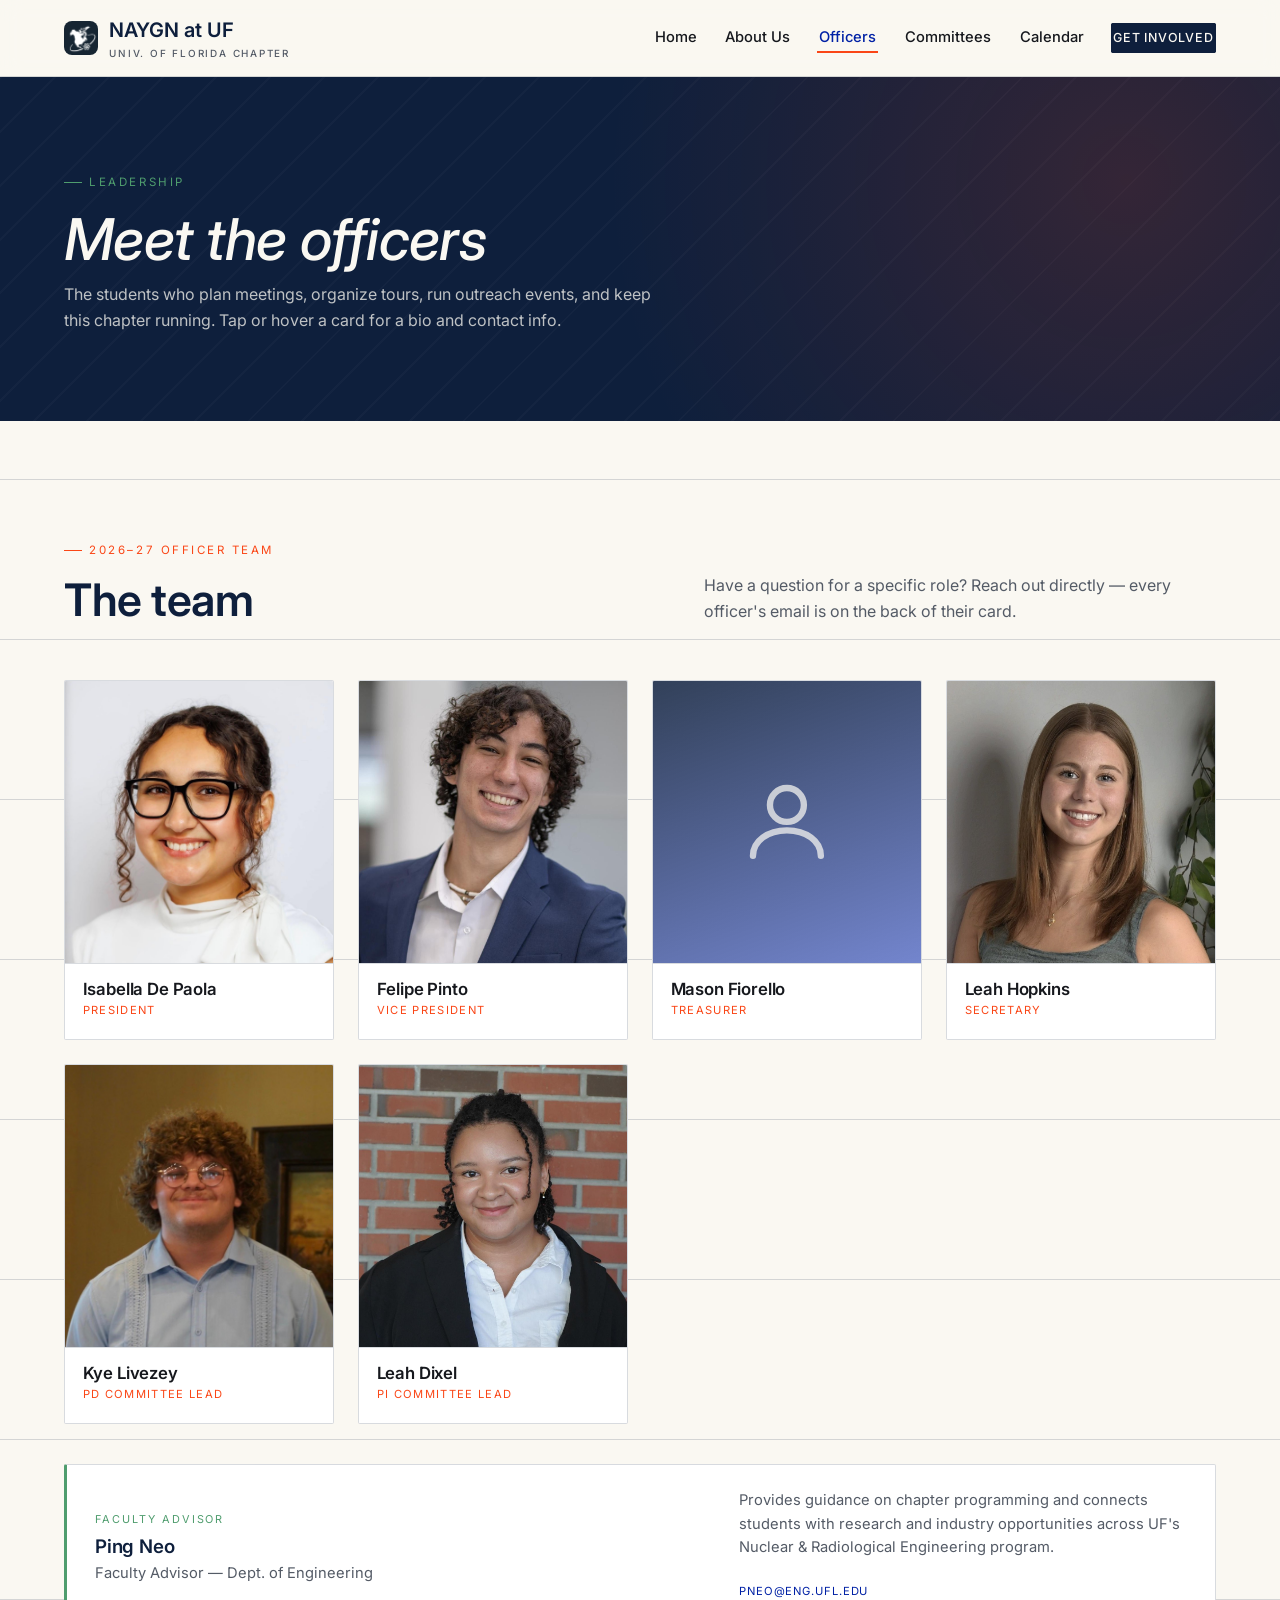
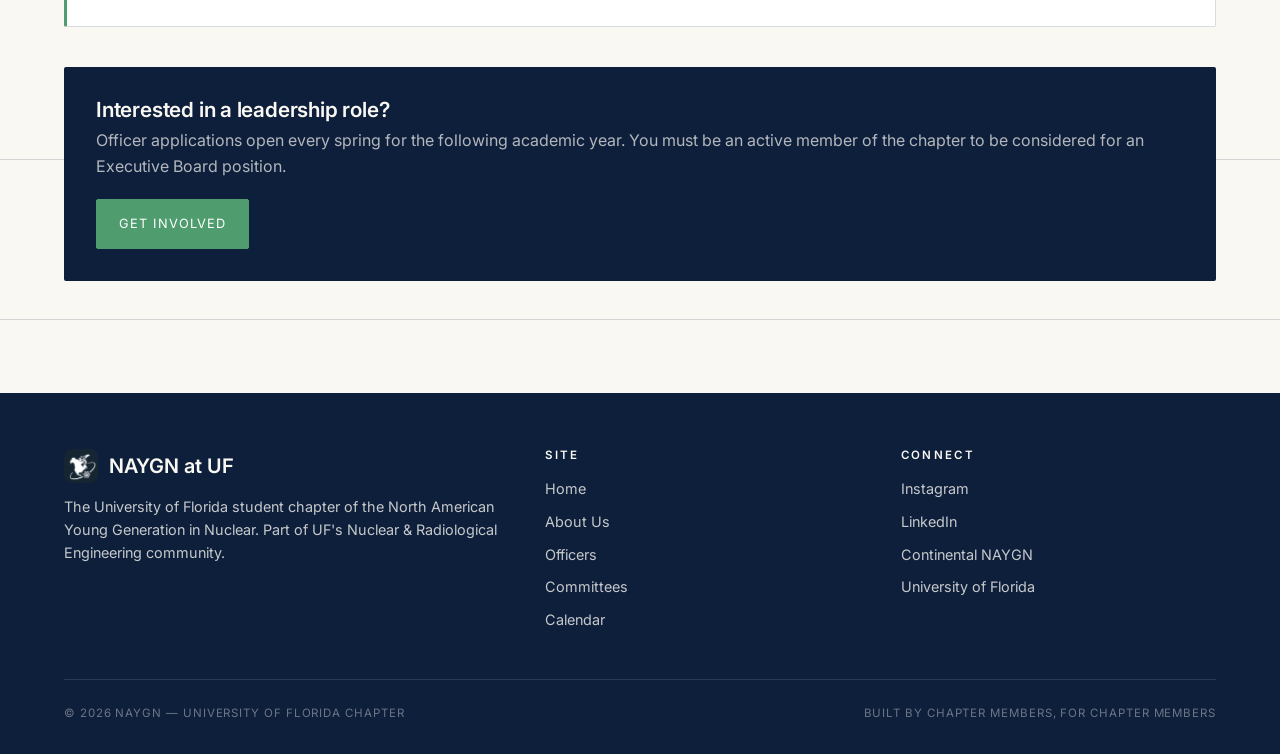
<file: officers.html>
<!DOCTYPE html>
<html lang="en">
<head>
  <meta charset="UTF-8" />
  <meta name="viewport" content="width=device-width, initial-scale=1.0" />
  <title>Officers — NAYGN at UF</title>
  <meta name="description" content="Meet the officer team and faculty advisor leading the NAYGN University of Florida chapter, and learn how to apply for a leadership role." />
  <link rel="icon" type="image/png" href="assets/img/favicon.png" />
  <link rel="stylesheet" href="css/styles.css?v=3" />
</head>
<body>

  <header class="site-header">
    <div class="container nav">
      <a href="home" class="brand">
        <img class="brand-mark" src="assets/img/logo-mark.png" alt="NAYGN logo">
        <span>
          NAYGN at UF
          <span class="brand-sub">Univ. of Florida Chapter</span>
        </span>
      </a>

      <button class="nav-toggle" aria-label="Toggle navigation" aria-expanded="false">
        <span></span><span></span><span></span>
      </button>

      <ul class="nav-links">
        <li><a href="home">Home</a></li>
        <li><a href="about">About Us</a></li>
        <li><a href="officers" aria-current="page">Officers</a></li>
        <li><a href="committees">Committees</a></li>
        <li><a href="calendar">Calendar</a></li>
        <li><a class="nav-cta" href="get-involved">Get Involved</a></li>
      </ul>
    </div>
  </header>

  <main>
    <section class="page-header">
      <div class="container">
        <span class="kicker">Leadership</span>
        <h1>Meet the officers</h1>
        <p class="lede">
          The students who plan meetings, organize tours, run outreach events,
          and keep this chapter running. Tap or hover a card for a bio and contact info.
        </p>
      </div>
    </section>

    <section id="officers">
      <div class="container">
        <div class="section-head reveal">
          <div>
            <span class="kicker">2026–27 Officer Team</span>
            <h2>The team</h2>
          </div>
          <p class="lede">Have a question for a specific role? Reach out directly — every officer's email is on the back of their card.</p>
        </div>

        <div id="officer-grid" class="officer-grid">
          <p class="empty-msg">Loading officer roster…</p>
        </div>

        <div id="advisor-banner" class="advisor-banner reveal"></div>

        <div class="join-banner reveal" id="join">
          <div>
            <h3>Interested in a leadership role?</h3>
            <p>Officer applications open every spring for the following academic year. You must be an active member of the chapter to be considered for an Executive Board position.</p>
          </div>
          <a class="btn btn-green" href="get-involved">Get Involved</a>
        </div>
      </div>
    </section>
  </main>

  <footer class="site-footer">
    <div class="container">
      <div class="footer-grid">
        <div>
          <div class="brand">
            <img class="brand-mark" src="assets/img/logo-mark.png" alt="NAYGN logo">
            <span>NAYGN at UF</span>
          </div>
          <p>The University of Florida student chapter of the North American Young Generation in Nuclear. Part of UF's Nuclear &amp; Radiological Engineering community.</p>
        </div>
        <div>
          <h4>Site</h4>
          <ul class="footer-links">
            <li><a href="home">Home</a></li>
            <li><a href="about">About Us</a></li>
            <li><a href="officers">Officers</a></li>
            <li><a href="committees">Committees</a></li>
            <li><a href="calendar">Calendar</a></li>
          </ul>
        </div>
        <div>
          <h4>Connect</h4>
          <ul class="footer-links">
            <li><a href="https://www.instagram.com/naygnuf/" target="_blank" rel="noopener">Instagram</a></li>
            <li><a href="https://www.linkedin.com/company/naygn-uf-chapter" target="_blank" rel="noopener">LinkedIn</a></li>
            <li><a href="https://naygn.org/" target="_blank" rel="noopener">Continental NAYGN</a></li>
            <li><a href="https://www.ufl.edu/" target="_blank" rel="noopener">University of Florida</a></li>
          </ul>
        </div>
      </div>
      <div class="footer-bottom">
        <span>&copy; 2026 NAYGN — University of Florida Chapter</span>
        <span>Built by chapter members, for chapter members</span>
      </div>
    </div>
  </footer>

  <script src="js/main.js?v=3"></script>
  <script src="js/officers.js?v=3"></script>
</body>
</html>
</file>
<file: css/styles.css>
/* =================================================================
   NAYGN @ UF — "Field Notes" design system
   A technical-journal aesthetic over a blueprint/schematic grid, with
   UF blue/orange + NAYGN navy/green used as precise instrument-panel
   accents on warm paper. Typeface: Inter, per NAYGN brand guidelines.
   ================================================================= */

@import url('https://fonts.googleapis.com/css2?family=Inter:ital,wght@0,300..800;1,300..800&display=swap');

:root {
  /* --- palette: UF x NAYGN --- */
  --uf-blue:     #0021A5;
  --uf-orange:   #FA4616;
  --naygn-navy:  #0E1F3C;
  --naygn-green: #4F9D6E;

  --paper:       #FAF8F2;
  --paper-dim:   #F0ECE2;
  --ink:         #16181D;
  --ink-soft:    #545B66;
  --line:        rgba(14, 31, 60, 0.16);
  --line-strong: rgba(14, 31, 60, 0.32);

  /* --- type: Inter, per NAYGN brand guidelines --- */
  --font-display: 'Inter', 'Segoe UI', sans-serif;
  --font-body:    'Inter', 'Segoe UI', sans-serif;
  --font-mono:    'Inter', 'Segoe UI', sans-serif;

  /* --- rhythm --- */
  --gutter: clamp(1.25rem, 4vw, 3rem);
  --max-w: 78rem;
  --radius: 2px;

  --ease: cubic-bezier(.16,1,.3,1);
}

/* ------------------------------------------------------------- */
/* Reset                                                          */
/* ------------------------------------------------------------- */
*, *::before, *::after { box-sizing: border-box; }
html { scroll-behavior: smooth; }
@media (prefers-reduced-motion: reduce) {
  html { scroll-behavior: auto; }
  *, *::before, *::after {
    animation-duration: 0.01ms !important;
    animation-iteration-count: 1 !important;
    transition-duration: 0.01ms !important;
    scroll-behavior: auto !important;
  }
}

body {
  margin: 0;
  font-family: var(--font-body);
  color: var(--ink);
  background:
    repeating-linear-gradient(
      to bottom,
      transparent 0,
      transparent 159px,
      var(--line) 159px,
      var(--line) 160px
    ),
    var(--paper);
  -webkit-font-smoothing: antialiased;
  line-height: 1.6;
}

img { max-width: 100%; display: block; }

a { color: inherit; text-decoration: none; }

h1, h2, h3, h4 {
  font-family: var(--font-display);
  font-weight: 600;
  line-height: 1.08;
  letter-spacing: -0.01em;
  margin: 0;
  color: var(--naygn-navy);
}

h1 { font-weight: 500; font-style: italic; }

p { margin: 0 0 1em; }
p:last-child { margin-bottom: 0; }

.container {
  max-width: var(--max-w);
  margin-inline: auto;
  padding-inline: var(--gutter);
}

section { padding-block: clamp(3.5rem, 9vw, 7rem); }

/* ------------------------------------------------------------- */
/* Schematic decoration helpers                                   */
/* ------------------------------------------------------------- */
.kicker {
  font-family: var(--font-mono);
  font-size: 0.72rem;
  letter-spacing: 0.22em;
  text-transform: uppercase;
  color: var(--uf-orange);
  display: inline-flex;
  align-items: center;
  gap: 0.6em;
  margin-bottom: 1rem;
}
.kicker::before {
  content: "";
  width: 1.6em;
  height: 1px;
  background: currentColor;
}

.corner-frame {
  position: relative;
  padding: var(--gutter);
}
.corner-frame::before,
.corner-frame::after,
.corner-frame > .cf-tr,
.corner-frame > .cf-bl {
  display: none;
}
.corner-frame {
  border: 1px solid var(--line);
}
.corner-frame::before,
.corner-frame::after {
  display: block;
  content: "";
  position: absolute;
  width: 14px;
  height: 14px;
  border: 2px solid var(--uf-orange);
}
.corner-frame::before { top: -2px; left: -2px; border-width: 2px 0 0 2px; }
.corner-frame::after  { bottom: -2px; right: -2px; border-width: 0 2px 2px 0; }

.fig-label {
  font-family: var(--font-mono);
  font-size: 0.68rem;
  letter-spacing: 0.18em;
  text-transform: uppercase;
  color: var(--ink-soft);
}

hr.divider {
  border: 0;
  border-top: 1px solid var(--line);
  margin: 0;
}
hr.accent {
  border: 0;
  height: 2px;
  width: 64px;
  background: var(--uf-orange);
  margin: 1.25rem 0;
}

/* ------------------------------------------------------------- */
/* Top navigation                                                  */
/* ------------------------------------------------------------- */
.site-header {
  position: sticky;
  top: 0;
  z-index: 100;
  background: rgba(250, 248, 242, 0.86);
  backdrop-filter: blur(10px);
  border-bottom: 1px solid var(--line);
}
.nav {
  display: flex;
  align-items: center;
  justify-content: space-between;
  height: 76px;
}
.brand {
  display: flex;
  align-items: center;
  gap: 0.7rem;
  font-family: var(--font-display);
  font-weight: 600;
  font-size: 1.25rem;
  color: var(--naygn-navy);
  white-space: nowrap;
}
.brand .brand-mark {
  width: 34px;
  height: 34px;
  flex-shrink: 0;
  border-radius: 8px;
  object-fit: cover;
}
.brand .brand-sub {
  display: block;
  font-family: var(--font-mono);
  font-size: 0.62rem;
  letter-spacing: 0.18em;
  color: var(--ink-soft);
  font-weight: 500;
  text-transform: uppercase;
}

.nav-links {
  display: flex;
  align-items: center;
  gap: clamp(1.25rem, 2vw, 2.5rem);
  list-style: none;
  margin: 0;
  padding: 0;
  font-size: 0.92rem;
  font-weight: 500;
}
.nav-links a {
  position: relative;
  padding: 0.4rem 0.1rem;
  color: var(--ink);
  transition: color 0.2s var(--ease);
}
.nav-links a::after {
  content: "";
  position: absolute;
  left: 0; right: 100%;
  bottom: 0;
  height: 2px;
  background: var(--uf-orange);
  transition: right 0.25s var(--ease);
}
.nav-links a:hover { color: var(--uf-blue); }
.nav-links a:hover::after,
.nav-links a[aria-current="page"]::after { right: 0; }
.nav-links a[aria-current="page"] { color: var(--uf-blue); }

.nav-cta {
  font-family: var(--font-mono);
  font-size: 0.78rem;
  letter-spacing: 0.06em;
  text-transform: uppercase;
  padding: 0.6rem 1.1rem;
  border: 1px solid var(--naygn-navy);
  border-radius: var(--radius);
  background: var(--naygn-navy);
  color: var(--paper) !important;
  transition: background 0.2s var(--ease), color 0.2s var(--ease), transform 0.2s var(--ease);
}
.nav-cta:hover {
  background: var(--uf-orange);
  border-color: var(--uf-orange);
  color: #fff !important;
  transform: translateY(-1px);
}
.nav-cta::after { display: none; }

.nav-toggle {
  display: none;
  flex-direction: column;
  gap: 5px;
  background: none;
  border: 0;
  cursor: pointer;
  padding: 0.5rem;
}
.nav-toggle span {
  width: 22px;
  height: 2px;
  background: var(--naygn-navy);
  transition: transform 0.25s var(--ease), opacity 0.25s var(--ease);
}

@media (max-width: 860px) {
  .nav-toggle { display: flex; }
  .nav-links {
    position: absolute;
    top: 76px;
    left: 0; right: 0;
    background: var(--paper);
    border-bottom: 1px solid var(--line);
    flex-direction: column;
    align-items: stretch;
    gap: 0;
    padding: 0.5rem var(--gutter) 1.25rem;
    transform: translateY(-8px);
    opacity: 0;
    visibility: hidden;
    transition: opacity 0.2s var(--ease), transform 0.2s var(--ease), visibility 0.2s;
  }
  .nav-links.is-open {
    opacity: 1;
    transform: translateY(0);
    visibility: visible;
  }
  .nav-links li { width: 100%; }
  .nav-links a {
    display: block;
    padding: 0.85rem 0;
    border-bottom: 1px solid var(--line);
  }
  .nav-links a::after { display: none; }
  .nav-cta { display: inline-block; margin-top: 0.85rem; text-align: center; }
  body.nav-open .nav-toggle span:nth-child(1) { transform: translateY(7px) rotate(45deg); }
  body.nav-open .nav-toggle span:nth-child(2) { opacity: 0; }
  body.nav-open .nav-toggle span:nth-child(3) { transform: translateY(-7px) rotate(-45deg); }
}

/* ------------------------------------------------------------- */
/* Hero                                                            */
/* ------------------------------------------------------------- */
.hero {
  position: relative;
  overflow: hidden;
  background: var(--naygn-navy);
  color: var(--paper);
  padding-block: clamp(4rem, 12vw, 8rem);
}
.hero::before {
  content: "";
  position: absolute;
  inset: 0;
  background-image:
    radial-gradient(circle at 82% 18%, rgba(250,70,22,0.18), transparent 45%),
    radial-gradient(circle at 12% 92%, rgba(79,157,110,0.18), transparent 50%),
    repeating-linear-gradient(135deg, rgba(255,255,255,0.025) 0 2px, transparent 2px 38px);
  pointer-events: none;
}
.hero .container {
  position: relative;
  display: grid;
  grid-template-columns: 1.15fr 0.85fr;
  gap: clamp(2rem, 5vw, 4rem);
  align-items: center;
}
.hero h1 {
  color: var(--paper);
  font-size: clamp(2.5rem, 6vw, 4.6rem);
  margin-bottom: 1rem;
}
.hero h1 em {
  font-style: italic;
  color: var(--uf-orange);
}
.hero .lede {
  font-size: 1.05rem;
  color: rgba(250,248,242,0.78);
  max-width: 32rem;
}
.hero .kicker { color: var(--naygn-green); }
.hero .kicker::before { background: var(--naygn-green); }

.hero-actions {
  display: flex;
  flex-wrap: wrap;
  gap: 0.9rem;
  margin-top: 2rem;
}

/* Buttons */
.btn {
  font-family: var(--font-mono);
  font-size: 0.8rem;
  letter-spacing: 0.08em;
  text-transform: uppercase;
  display: inline-flex;
  align-items: center;
  gap: 0.6em;
  padding: 0.85rem 1.4rem;
  border-radius: var(--radius);
  border: 1px solid currentColor;
  transition: transform 0.2s var(--ease), background 0.2s var(--ease), color 0.2s var(--ease), box-shadow 0.2s var(--ease);
  cursor: pointer;
}
.btn:hover { transform: translateY(-2px); }
.btn-primary {
  background: var(--uf-orange);
  border-color: var(--uf-orange);
  color: #fff;
}
.btn-primary:hover { box-shadow: 0 10px 24px -10px rgba(250,70,22,0.6); }
.btn-ghost {
  background: transparent;
  color: var(--paper);
  border-color: rgba(250,248,242,0.4);
}
.btn-ghost:hover { border-color: var(--paper); background: rgba(250,248,242,0.06); }
.btn-outline {
  background: transparent;
  color: var(--naygn-navy);
  border-color: var(--line-strong);
}
.btn-outline:hover { border-color: var(--naygn-navy); background: rgba(14,31,60,0.04); }
.btn-green {
  background: var(--naygn-green);
  border-color: var(--naygn-green);
  color: #fff;
}
.btn-green:hover { box-shadow: 0 10px 24px -10px rgba(79,157,110,0.6); }

/* ------------------------------------------------------------- */
/* Atom motif (hero visual)                                        */
/* ------------------------------------------------------------- */
.atom {
  width: 100%;
  max-width: 360px;
  margin-inline: auto;
  aspect-ratio: 1;
}
.atom svg { width: 100%; height: 100%; }
@keyframes pulse {
  0%, 100% { opacity: 1; }
  50% { opacity: 0.55; }
}

/* ------------------------------------------------------------- */
/* Section heads                                                  */
/* ------------------------------------------------------------- */
.section-head {
  display: flex;
  flex-wrap: wrap;
  align-items: flex-end;
  justify-content: space-between;
  gap: 1.5rem;
  margin-bottom: clamp(2rem, 5vw, 3.5rem);
}
.section-head h2 { font-size: clamp(1.8rem, 4vw, 2.8rem); }
.section-head .lede { color: var(--ink-soft); max-width: 32rem; }

/* ------------------------------------------------------------- */
/* Cards: announcements                                            */
/* ------------------------------------------------------------- */
.card-grid {
  display: grid;
  grid-template-columns: 1fr;
  gap: 1.5rem;
}
.note-card {
  background: #fff;
  border: 1px solid var(--line);
  border-radius: var(--radius);
  padding: 1.6rem;
  display: flex;
  flex-direction: column;
  gap: 0.9rem;
  transition: transform 0.25s var(--ease), box-shadow 0.25s var(--ease), border-color 0.25s var(--ease);
}
.note-card:hover {
  transform: translateY(-4px);
  border-color: var(--uf-orange);
  box-shadow: 0 18px 40px -24px rgba(14,31,60,0.35);
}
.note-card .date {
  font-family: var(--font-mono);
  font-size: 0.72rem;
  letter-spacing: 0.14em;
  text-transform: uppercase;
  color: var(--uf-blue);
}
.note-card h3 { font-size: 1.2rem; font-weight: 600; font-style: normal; color: var(--ink); }
.note-card p { color: var(--ink-soft); font-size: 0.94rem; }

/* ------------------------------------------------------------- */
/* Next meeting / countdown                                        */
/* ------------------------------------------------------------- */
.countdown-block {
  background: var(--naygn-navy);
  color: var(--paper);
  border-radius: var(--radius);
  padding: clamp(1.75rem, 4vw, 3rem);
  display: grid;
  grid-template-columns: 1.2fr 1fr;
  gap: 2rem;
  align-items: center;
  position: relative;
  overflow: hidden;
}
.countdown-block::before {
  content: "";
  position: absolute;
  right: -60px; top: -60px;
  width: 220px; height: 220px;
  border: 1px dashed rgba(250,248,242,0.18);
  border-radius: 50%;
}
.countdown-meta .kicker { color: var(--naygn-green); }
.countdown-meta .kicker::before { background: var(--naygn-green); }
.countdown-meta h3 { color: var(--paper); font-size: clamp(1.5rem, 3vw, 2.1rem); margin-bottom: 0.5rem; }
.countdown-meta p { color: rgba(250,248,242,0.7); margin: 0; }
.countdown-meta .meta-row {
  display: flex;
  gap: 1.5rem;
  margin-top: 1rem;
  font-family: var(--font-mono);
  font-size: 0.82rem;
  color: rgba(250,248,242,0.85);
}

.countdown-timer {
  display: grid;
  grid-template-columns: repeat(4, 1fr);
  gap: 0.75rem;
  text-align: center;
}
.countdown-timer .unit {
  background: rgba(250,248,242,0.06);
  border: 1px solid rgba(250,248,242,0.14);
  border-radius: var(--radius);
  padding: 1rem 0.5rem;
}
.countdown-timer .unit .num {
  font-family: var(--font-mono);
  font-size: clamp(1.6rem, 4vw, 2.4rem);
  font-weight: 600;
  color: var(--uf-orange);
  display: block;
  font-variant-numeric: tabular-nums;
}
.countdown-timer .unit .lbl {
  font-family: var(--font-mono);
  font-size: 0.62rem;
  letter-spacing: 0.16em;
  text-transform: uppercase;
  color: rgba(250,248,242,0.55);
}

@media (max-width: 760px) {
  .countdown-block { grid-template-columns: 1fr; }
}

/* ------------------------------------------------------------- */
/* Stats                                                           */
/* ------------------------------------------------------------- */
.stat-grid {
  display: grid;
  grid-template-columns: repeat(auto-fit, minmax(180px, 1fr));
  gap: 1px;
  background: var(--line);
  border: 1px solid var(--line);
}
.stat {
  background: var(--paper);
  padding: 2rem 1.5rem;
  text-align: left;
}
.stat .num {
  font-family: var(--font-mono);
  font-size: clamp(2rem, 5vw, 3rem);
  font-weight: 600;
  color: var(--uf-blue);
  font-variant-numeric: tabular-nums;
}
.stat .num .unit { font-size: 0.5em; color: var(--uf-orange); margin-left: 0.15em; }
.stat .lbl {
  margin-top: 0.4rem;
  font-size: 0.88rem;
  color: var(--ink-soft);
}

/* ------------------------------------------------------------- */
/* Get involved cards                                              */
/* ------------------------------------------------------------- */
.involve-grid {
  display: grid;
  grid-template-columns: repeat(auto-fit, minmax(240px, 1fr));
  gap: 1.5rem;
}
.involve-card {
  border: 1px solid var(--line);
  border-radius: var(--radius);
  padding: 1.75rem;
  background: #fff;
  display: flex;
  flex-direction: column;
  gap: 0.75rem;
  transition: transform 0.25s var(--ease), border-color 0.25s var(--ease), box-shadow .25s var(--ease);
}
.involve-card:hover {
  transform: translateY(-4px);
  box-shadow: 0 18px 40px -26px rgba(14,31,60,0.4);
}
.involve-card .icon {
  width: 40px; height: 40px;
  color: var(--naygn-green);
}
.involve-card.is-orange:hover { border-color: var(--uf-orange); }
.involve-card.is-blue:hover { border-color: var(--uf-blue); }
.involve-card.is-green:hover { border-color: var(--naygn-green); }
.involve-card h3 { font-size: 1.15rem; font-weight: 600; font-style: normal; color: var(--ink); }
.involve-card p { color: var(--ink-soft); font-size: 0.92rem; flex-grow: 1; }
.involve-card .link-arrow {
  font-family: var(--font-mono);
  font-size: 0.78rem;
  letter-spacing: 0.08em;
  text-transform: uppercase;
  color: var(--uf-blue);
  display: inline-flex; align-items: center; gap: 0.4em;
  transition: gap 0.2s var(--ease);
}
.involve-card:hover .link-arrow { gap: 0.7em; }

/* ------------------------------------------------------------- */
/* Footer                                                          */
/* ------------------------------------------------------------- */
.site-footer {
  background: var(--naygn-navy);
  color: rgba(250,248,242,0.78);
  padding-block: 3.5rem 2rem;
}
.footer-grid {
  display: grid;
  grid-template-columns: 1.4fr 1fr 1fr;
  gap: 2.5rem;
}
.footer-grid h4 {
  color: var(--paper);
  font-family: var(--font-mono);
  font-size: 0.72rem;
  letter-spacing: 0.2em;
  text-transform: uppercase;
  font-weight: 600;
  margin-bottom: 1rem;
}
.footer-grid .brand { color: var(--paper); margin-bottom: 0.75rem; }
.footer-grid p { font-size: 0.9rem; }
.footer-links { list-style: none; padding: 0; margin: 0; display: flex; flex-direction: column; gap: 0.6rem; font-size: 0.9rem; }
.footer-links a:hover { color: var(--uf-orange); }
.footer-bottom {
  margin-top: 3rem;
  padding-top: 1.5rem;
  border-top: 1px solid rgba(250,248,242,0.12);
  display: flex;
  justify-content: space-between;
  flex-wrap: wrap;
  gap: 1rem;
  font-family: var(--font-mono);
  font-size: 0.72rem;
  letter-spacing: 0.08em;
  text-transform: uppercase;
  color: rgba(250,248,242,0.4);
}
@media (max-width: 760px) {
  .footer-grid { grid-template-columns: 1fr; gap: 2rem; }
}

/* ------------------------------------------------------------- */
/* Scroll reveal                                                   */
/* ------------------------------------------------------------- */
.reveal {
  opacity: 0;
  transform: translateY(24px);
  transition: opacity 0.7s var(--ease), transform 0.7s var(--ease);
}
.reveal.is-visible {
  opacity: 1;
  transform: translateY(0);
}

/* ------------------------------------------------------------- */
/* Page header (non-home pages)                                    */
/* ------------------------------------------------------------- */
.page-header {
  background: var(--naygn-navy);
  color: var(--paper);
  padding-block: clamp(3rem, 8vw, 5.5rem);
  position: relative;
  overflow: hidden;
}
.page-header::before {
  content: "";
  position: absolute;
  inset: 0;
  background-image:
    radial-gradient(circle at 88% 30%, rgba(250,70,22,0.16), transparent 45%),
    repeating-linear-gradient(135deg, rgba(255,255,255,0.025) 0 2px, transparent 2px 38px);
}
.page-header .container { position: relative; }
.page-header h1 { color: var(--paper); font-size: clamp(2.2rem, 5vw, 3.6rem); }
.page-header .lede { color: rgba(250,248,242,0.75); max-width: 38rem; margin-top: 0.75rem; }
.page-header .kicker { color: var(--naygn-green); }
.page-header .kicker::before { background: var(--naygn-green); }

/* ================================================================
   ABOUT PAGE
   ================================================================ */
.pillar-grid {
  display: grid;
  grid-template-columns: repeat(auto-fit, minmax(220px, 1fr));
  gap: 1px;
  background: var(--line);
  border: 1px solid var(--line);
}
.pillar {
  background: var(--paper);
  padding: 2rem;
  cursor: default;
  transition: background 0.25s var(--ease);
}
.pillar:hover { background: #fff; }
.pillar .fig-label { color: var(--uf-orange); }
.pillar h3 { font-size: 1.15rem; font-weight: 600; font-style: normal; margin: 0.6rem 0 0.6rem; color: var(--ink); }
.pillar p { color: var(--ink-soft); font-size: 0.92rem; }

#case-for-nuclear {
  position: relative;
  background:
    linear-gradient(160deg, rgba(14,31,60,0.92), rgba(0,33,165,0.82)),
    url('../assets/img/cooling-towers.webp') center/cover no-repeat;
  padding-block: clamp(3rem, 6vw, 5rem);
}
#case-for-nuclear .kicker { color: var(--naygn-green); }
#case-for-nuclear .kicker::before { background: var(--naygn-green); }
#case-for-nuclear h2 { color: var(--paper); }
#case-for-nuclear .lede { color: rgba(250,248,242,0.78); }

/* Timeline */
.timeline {
  position: relative;
  margin-top: 1rem;
  padding-left: 2rem;
  border-left: 1px dashed var(--line-strong);
}
.timeline-item { position: relative; padding-bottom: 2.25rem; }
.timeline-item:last-child { padding-bottom: 0; }
.timeline-item::before {
  content: "";
  position: absolute;
  left: -2.4rem;
  top: 0.25rem;
  width: 10px; height: 10px;
  border-radius: 50%;
  background: var(--uf-orange);
  box-shadow: 0 0 0 4px var(--paper), 0 0 0 5px var(--line);
}
.timeline-item .yr {
  font-family: var(--font-mono);
  font-size: 0.78rem;
  letter-spacing: 0.1em;
  color: var(--uf-blue);
}
.timeline-item h3 { font-size: 1.1rem; font-weight: 600; font-style: normal; margin: 0.25rem 0 0.4rem; color: var(--ink); }
.timeline-item p { color: var(--ink-soft); font-size: 0.92rem; }

/* Reactor diagram */
.reactor-wrap {
  display: grid;
  grid-template-columns: 1.1fr 0.9fr;
  gap: clamp(2rem, 5vw, 4rem);
  align-items: center;
}
@media (max-width: 860px) {
  .reactor-wrap { grid-template-columns: 1fr; }
}
.reactor-tabs {
  display: flex;
  gap: 0.5rem;
  flex-wrap: wrap;
  margin-bottom: 1.5rem;
}
.reactor-tab {
  font-family: var(--font-mono);
  font-size: 0.72rem;
  letter-spacing: 0.06em;
  text-transform: uppercase;
  padding: 0.55rem 0.95rem;
  border: 1px solid var(--line);
  border-radius: 999px;
  background: #fff;
  color: var(--ink-soft);
  cursor: pointer;
  transition: background 0.2s var(--ease), color 0.2s var(--ease), border-color 0.2s var(--ease);
}
.reactor-tab:hover { border-color: var(--uf-blue); color: var(--naygn-navy); }
.reactor-tab.is-active {
  background: var(--naygn-navy);
  color: #fff;
  border-color: var(--naygn-navy);
}
.reactor-diagram {
  position: relative;
  background: #fff;
  border: 1px solid var(--line);
  border-radius: var(--radius);
  padding: 1.5rem;
}
.reactor-diagram svg { width: 100%; height: auto; display: block; }
.reactor-svg.is-hidden,
.reactor-key.is-hidden { display: none; }
.reactor-diagram .part {
  cursor: pointer;
  transition: fill 0.2s var(--ease), fill-opacity 0.2s var(--ease);
}
.reactor-diagram .part:hover,
.reactor-diagram .part.is-active {
  fill-opacity: 0.35;
}
.reactor-tooltip {
  margin-top: 1rem;
  padding: 1rem 1.1rem;
  border: 1px solid var(--line);
  border-left: 3px solid var(--uf-orange);
  background: var(--paper-dim);
  font-size: 0.9rem;
  border-radius: var(--radius);
  min-height: 4.5rem;
}
.reactor-tooltip .fig-label { color: var(--uf-orange); display: block; margin-bottom: 0.35rem; }
.reactor-tooltip strong { color: var(--naygn-navy); }
.reactor-key {
  list-style: none;
  padding: 0; margin: 1.25rem 0 0;
  display: flex; flex-wrap: wrap; gap: 0.75rem 1.25rem;
  font-family: var(--font-mono);
  font-size: 0.72rem;
  letter-spacing: 0.06em;
  text-transform: uppercase;
  color: var(--ink-soft);
}
.reactor-key li { display: flex; align-items: center; gap: 0.5em; cursor: pointer; }
.reactor-key li.is-active { color: var(--naygn-navy); }
.reactor-key .swatch { width: 10px; height: 10px; border-radius: 2px; display: inline-block; }

/* ================================================================
   OFFICERS PAGE
   ================================================================ */
.officer-grid {
  display: grid;
  grid-template-columns: repeat(auto-fill, minmax(250px, 1fr));
  gap: 1.5rem;
}
.officer-card {
  position: relative;
  border: 1px solid var(--line);
  border-radius: var(--radius);
  background: #fff;
  overflow: hidden;
  aspect-ratio: 3/4;
  perspective: 1200px;
}
.officer-card .card-inner {
  position: relative;
  width: 100%; height: 100%;
  transition: transform 0.6s var(--ease);
  transform-style: preserve-3d;
}
.officer-card:hover .card-inner,
.officer-card.is-flipped .card-inner { transform: rotateY(180deg); }
.officer-face {
  position: absolute; inset: 0;
  backface-visibility: hidden;
  display: flex;
  flex-direction: column;
}
.officer-face.front {
  justify-content: flex-end;
}
.officer-photo {
  flex-grow: 1;
  background:
    linear-gradient(160deg, rgba(14,31,60,0.85), rgba(0,33,165,0.55)),
    repeating-linear-gradient(45deg, rgba(255,255,255,0.05) 0 2px, transparent 2px 14px);
  display: flex;
  align-items: center;
  justify-content: center;
  color: rgba(250,248,242,0.85);
}
.officer-photo svg { width: 38%; opacity: 0.85; }
.officer-photo img { width: 100%; height: 100%; object-fit: cover; object-position: top; display: block; }
.officer-face.front .info {
  padding: 1rem 1.1rem 1.2rem;
  border-top: 1px solid var(--line);
  background: #fff;
}
.officer-face.front h3 { font-size: 1.05rem; font-weight: 600; font-style: normal; color: var(--ink); }
.officer-face.front .role {
  font-family: var(--font-mono);
  font-size: 0.7rem;
  letter-spacing: 0.12em;
  text-transform: uppercase;
  color: var(--uf-orange);
  margin-top: 0.25rem;
  display: block;
}
.officer-face.back {
  transform: rotateY(180deg);
  background: var(--naygn-navy);
  color: var(--paper);
  padding: 1.5rem;
  display: flex;
  flex-direction: column;
  justify-content: center;
  gap: 0.6rem;
}
.officer-face.back h3 { color: var(--paper); font-size: 1.05rem; font-weight: 600; font-style: normal; }
.officer-face.back .role { font-family: var(--font-mono); font-size: 0.7rem; letter-spacing: 0.12em; text-transform: uppercase; color: var(--naygn-green); }
.officer-face.back p { font-size: 0.85rem; color: rgba(250,248,242,0.78); }
.officer-face.back a { font-family: var(--font-mono); font-size: 0.75rem; color: var(--uf-orange); text-decoration: underline; }

.officer-tap-hint {
  font-family: var(--font-mono);
  font-size: 0.65rem;
  letter-spacing: 0.1em;
  text-transform: uppercase;
  color: var(--ink-soft);
  text-align: center;
  margin-top: 0.5rem;
  display: none;
}
@media (hover: none) {
  .officer-tap-hint { display: block; }
}

.advisor-banner {
  margin-top: 2.5rem;
  border: 1px solid var(--line);
  border-left: 3px solid var(--naygn-green);
  background: #fff;
  border-radius: var(--radius);
  padding: 1.5rem 1.75rem;
  display: flex;
  flex-wrap: wrap;
  gap: 1rem;
  align-items: center;
  justify-content: space-between;
}
.advisor-banner .fig-label { color: var(--naygn-green); }

.join-banner {
  margin-top: 2.5rem;
  background: var(--naygn-navy);
  color: var(--paper);
  border-radius: var(--radius);
  padding: 2rem;
  display: flex;
  flex-wrap: wrap;
  align-items: center;
  justify-content: space-between;
  gap: 1.25rem;
}
.join-banner h3 { color: var(--paper); font-size: 1.3rem; }
.join-banner p { color: rgba(250,248,242,0.7); margin-top: 0.4rem; }

/* ================================================================
   AGENDA PAGE
   ================================================================ */
.filter-bar {
  display: flex;
  flex-wrap: wrap;
  gap: 0.6rem;
  margin-bottom: 2.25rem;
}
.filter-btn {
  font-family: var(--font-mono);
  font-size: 0.74rem;
  letter-spacing: 0.1em;
  text-transform: uppercase;
  padding: 0.55rem 1.05rem;
  border: 1px solid var(--line-strong);
  border-radius: 999px;
  background: transparent;
  color: var(--ink-soft);
  cursor: pointer;
  transition: all 0.2s var(--ease);
}
.filter-btn:hover { border-color: var(--naygn-navy); color: var(--naygn-navy); }
.filter-btn.is-active {
  background: var(--naygn-navy);
  border-color: var(--naygn-navy);
  color: var(--paper);
}

.event-list { display: flex; flex-direction: column; gap: 1rem; }
.event-row {
  display: grid;
  grid-template-columns: 110px 1fr auto;
  gap: 1.5rem;
  align-items: start;
  border: 1px solid var(--line);
  border-radius: var(--radius);
  background: #fff;
  padding: 1.25rem 1.5rem;
  transition: border-color 0.2s var(--ease), transform 0.2s var(--ease);
}
.event-row.is-expandable { cursor: pointer; }
.event-row:hover { border-color: var(--uf-blue); transform: translateX(4px); }
.event-row.is-open { border-color: var(--uf-blue); transform: translateX(4px); }

.event-date {
  font-family: var(--font-mono);
  text-align: center;
  border-right: 1px dashed var(--line-strong);
  padding-right: 1rem;
  padding-top: 0.2rem;
}
.event-date .day { font-size: 1.8rem; font-weight: 600; color: var(--uf-blue); display: block; line-height: 1; }
.event-date .mon { font-size: 0.7rem; letter-spacing: 0.18em; text-transform: uppercase; color: var(--ink-soft); }
.event-body h3 { font-size: 1.08rem; font-weight: 600; font-style: normal; color: var(--ink); }
.event-body .meta { font-family: var(--font-mono); font-size: 0.75rem; color: var(--ink-soft); letter-spacing: 0.04em; margin-top: 0.3rem; }
.event-body > p { color: var(--ink-soft); font-size: 0.9rem; margin-top: 0.5rem; }

/* Expandable details panel (inside event-body) */
.event-panel {
  max-height: 0;
  overflow: hidden;
  transition: max-height 0.3s var(--ease);
}
.event-panel-inner {
  padding-top: 0.85rem;
  margin-top: 0.75rem;
  border-top: 1px dashed var(--line);
}
.event-section { margin-bottom: 0.85rem; }
.event-section:last-child { margin-bottom: 0; }
.event-section-heading {
  font-size: 0.75rem;
  font-weight: 700;
  letter-spacing: 0.08em;
  text-transform: uppercase;
  color: var(--uf-blue);
  margin: 0 0 0.35rem 0;
}
.event-details-list {
  margin: 0 0 0 1.1rem;
  padding: 0;
  color: var(--ink-soft);
  font-size: 0.88rem;
  line-height: 1.7;
}
.event-details-list li { margin-bottom: 0.2rem; }

.event-tag {
  font-family: var(--font-mono);
  font-size: 0.62rem;
  letter-spacing: 0.14em;
  text-transform: uppercase;
  padding: 0.3rem 0.6rem;
  border-radius: 999px;
  display: inline-block;
  margin-bottom: 0.35rem;
}
.event-tag.tag-general { background: rgba(0,33,165,0.1); color: var(--uf-blue); }
.event-tag.tag-social { background: rgba(250,70,22,0.1); color: var(--uf-orange); }
.event-tag.tag-industry { background: rgba(14,31,60,0.1); color: var(--naygn-navy); }
.event-tag.tag-outreach { background: rgba(79,157,110,0.12); color: var(--naygn-green); }

.event-actions {
  display: flex;
  flex-direction: column;
  gap: 0.6rem;
  align-items: flex-end;
  padding-top: 0.2rem;
}
.cal-link {
  font-family: var(--font-mono);
  font-size: 0.7rem;
  letter-spacing: 0.08em;
  text-transform: uppercase;
  color: var(--uf-blue);
  white-space: nowrap;
}
.cal-link:hover { color: var(--uf-orange); }
.rsvp-link {
  font-family: var(--font-mono);
  font-size: 0.68rem;
  letter-spacing: 0.06em;
  text-transform: uppercase;
  font-weight: 700;
  white-space: nowrap;
  color: #fff;
  background: var(--naygn-green);
  border: 1px solid var(--naygn-green);
  border-radius: 999px;
  padding: 0.4rem 0.9rem;
  display: inline-block;
  transition: background 0.2s var(--ease), border-color 0.2s var(--ease), transform 0.2s var(--ease);
}
.rsvp-link:hover {
  background: var(--uf-orange);
  border-color: var(--uf-orange);
  color: #fff;
  transform: translateY(-1px);
}

/* Chevron in actions column */
.event-chevron {
  width: 20px;
  height: 20px;
  position: relative;
}
.event-chevron::before,
.event-chevron::after {
  content: '';
  position: absolute;
  top: 50%;
  width: 7px;
  height: 2px;
  background: var(--ink-soft);
  border-radius: 2px;
  transition: transform 0.25s var(--ease);
}
.event-chevron::before { right: 50%; transform: translateY(-50%) rotate(45deg); transform-origin: right center; }
.event-chevron::after  { left: 50%;  transform: translateY(-50%) rotate(-45deg); transform-origin: left center; }
.event-row.is-open .event-chevron::before { transform: translateY(-50%) rotate(-45deg); }
.event-row.is-open .event-chevron::after  { transform: translateY(-50%) rotate(45deg); }

@media (max-width: 700px) {
  .event-row { grid-template-columns: 70px 1fr auto; }
  .event-date { padding-right: 0.75rem; }
}

.semester-cal {
  max-width: 780px;
  margin: 0 auto;
}
.cal-month {
  background: #fff;
  border: 1px solid var(--line);
  border-radius: var(--radius);
  overflow: hidden;
}
.cal-nav {
  display: flex;
  align-items: center;
  justify-content: space-between;
  background: #0E1F3C;
  padding: 0.9rem 1.25rem;
}
.cal-month-name {
  font-size: 1.15rem;
  font-weight: 700;
  color: #fff;
  text-align: center;
  letter-spacing: 0.04em;
  margin: 0;
}
.cal-nav-btn {
  background: rgba(255,255,255,0.12);
  border: 1px solid rgba(255,255,255,0.3);
  border-radius: 6px;
  padding: 0.35rem 0.9rem;
  font-size: 1.1rem;
  cursor: pointer;
  color: #fff;
  transition: background 0.15s, border-color 0.15s;
}
.cal-nav-btn:hover {
  background: rgba(255,255,255,0.25);
  border-color: rgba(255,255,255,0.6);
}
.cal-grid {
  display: grid;
  grid-template-columns: repeat(7, 1fr);
  border-left: 1px solid var(--line);
  border-top: 1px solid var(--line);
  background: #fff;
}
.cal-hdr {
  text-align: center;
  font-size: 0.7rem;
  font-weight: 700;
  color: #fff;
  background: #0021A5;
  padding: 0.45rem 0;
  text-transform: uppercase;
  letter-spacing: 0.06em;
  border-right: 1px solid rgba(255,255,255,0.15);
  border-bottom: 1px solid var(--line);
}
.cal-day {
  min-height: 72px;
  padding: 0.4rem 0.5rem;
  display: flex;
  flex-direction: column;
  gap: 3px;
  border-right: 1px solid var(--line);
  border-bottom: 1px solid var(--line);
  background: #fff;
}
.cal-num {
  font-size: 0.8rem;
  color: var(--ink-soft);
  font-weight: 500;
  line-height: 1;
}
.cal-day.has-event {
  background: #eef1fa;
}
.cal-day.has-event .cal-num {
  color: var(--uf-blue);
  font-weight: 700;
}
.cal-ev-title {
  font-size: 0.65rem;
  font-weight: 600;
  color: var(--uf-blue);
  line-height: 1.3;
}
.cal-ev-time {
  font-size: 0.6rem;
  color: var(--ink-soft);
  line-height: 1.2;
}

.president-quote {
  margin: 2rem 0 0;
  padding: 1.4rem 1.6rem;
  background: #fff;
  border-left: 4px solid var(--uf-orange);
  border-radius: var(--radius);
  border: 1px solid var(--line);
  border-left: 4px solid var(--uf-orange);
}
.president-quote p {
  font-size: 0.97rem;
  font-style: italic;
  color: var(--ink);
  line-height: 1.75;
  margin: 0 0 0.9rem;
}
.president-quote footer {
  font-family: var(--font-mono);
  font-size: 0.75rem;
  letter-spacing: 0.06em;
  color: var(--uf-orange);
  text-transform: uppercase;
}

.map-embed {
  border: 1px solid var(--line);
  border-radius: var(--radius);
  overflow: hidden;
  background: #fff;
  position: relative;
}
.map-embed::before {
  content: "";
  position: absolute;
  inset: 0;
  border: 1px solid transparent;
  pointer-events: none;
}
.map-embed::after,
.map-embed::before {
  display: block;
  content: "";
  position: absolute;
  width: 14px;
  height: 14px;
  border: 2px solid var(--uf-orange);
  z-index: 2;
}
.map-embed::before { top: -2px; left: -2px; border-width: 2px 0 0 2px; }
.map-embed::after  { bottom: -2px; right: -2px; border-width: 0 2px 2px 0; }
.map-embed iframe { width: 100%; height: 480px; border: 0; display: block; }

.map-embed-wide {
  width: min(96vw, 1600px);
  margin-inline: auto;
  margin-top: clamp(1.5rem, 4vw, 2.5rem);
}
.map-embed-wide iframe { height: clamp(420px, 75vh, 760px); }

/* Accordion */
.accordion-item {
  border: 1px solid var(--line);
  border-radius: var(--radius);
  background: #fff;
  margin-bottom: 0.75rem;
  overflow: hidden;
}
.accordion-trigger {
  width: 100%;
  display: flex;
  align-items: center;
  justify-content: space-between;
  gap: 1rem;
  padding: 1.1rem 1.4rem;
  background: none;
  border: 0;
  text-align: left;
  cursor: pointer;
  font-family: var(--font-body);
}
.accordion-trigger .t-date {
  font-family: var(--font-mono);
  font-size: 0.75rem;
  color: var(--uf-blue);
  letter-spacing: 0.08em;
  display: block;
  margin-bottom: 0.2rem;
}
.accordion-trigger h3 { font-size: 1.02rem; font-weight: 600; font-style: normal; color: var(--ink); }
.accordion-icon {
  width: 22px; height: 22px;
  flex-shrink: 0;
  border: 1px solid var(--line-strong);
  border-radius: 50%;
  position: relative;
  transition: transform 0.3s var(--ease), border-color 0.3s var(--ease);
}
.accordion-icon::before, .accordion-icon::after {
  content: "";
  position: absolute;
  background: var(--naygn-navy);
  top: 50%; left: 50%;
  transform: translate(-50%,-50%);
}
.accordion-icon::before { width: 10px; height: 1px; }
.accordion-icon::after { width: 1px; height: 10px; transition: opacity 0.2s var(--ease); }
.accordion-item.is-open .accordion-icon { transform: rotate(180deg); border-color: var(--uf-orange); }
.accordion-item.is-open .accordion-icon::after { opacity: 0; }

.accordion-panel {
  max-height: 0;
  overflow: hidden;
  transition: max-height 0.35s var(--ease);
}
.accordion-panel-inner {
  padding: 0 1.4rem 1.4rem;
  color: var(--ink-soft);
  font-size: 0.92rem;
  border-top: 1px dashed var(--line);
  padding-top: 1rem;
}
.accordion-panel-inner ul { margin: 0.5rem 0 0; padding-left: 1.2rem; }
.accordion-panel-inner li { margin-bottom: 0.35rem; }

/* ------------------------------------------------------------- */
/* Generic helpers                                                 */
/* ------------------------------------------------------------- */
.cols-2 {
  display: grid;
  grid-template-columns: 1fr 1fr;
  gap: clamp(2rem, 5vw, 4rem);
  align-items: start;
}
@media (max-width: 860px) {
  .cols-2 { grid-template-columns: 1fr; }
}

.empty-msg {
  font-family: var(--font-mono);
  font-size: 0.85rem;
  color: var(--ink-soft);
  padding: 2rem 0;
  text-align: center;
  letter-spacing: 0.06em;
}
</file>
